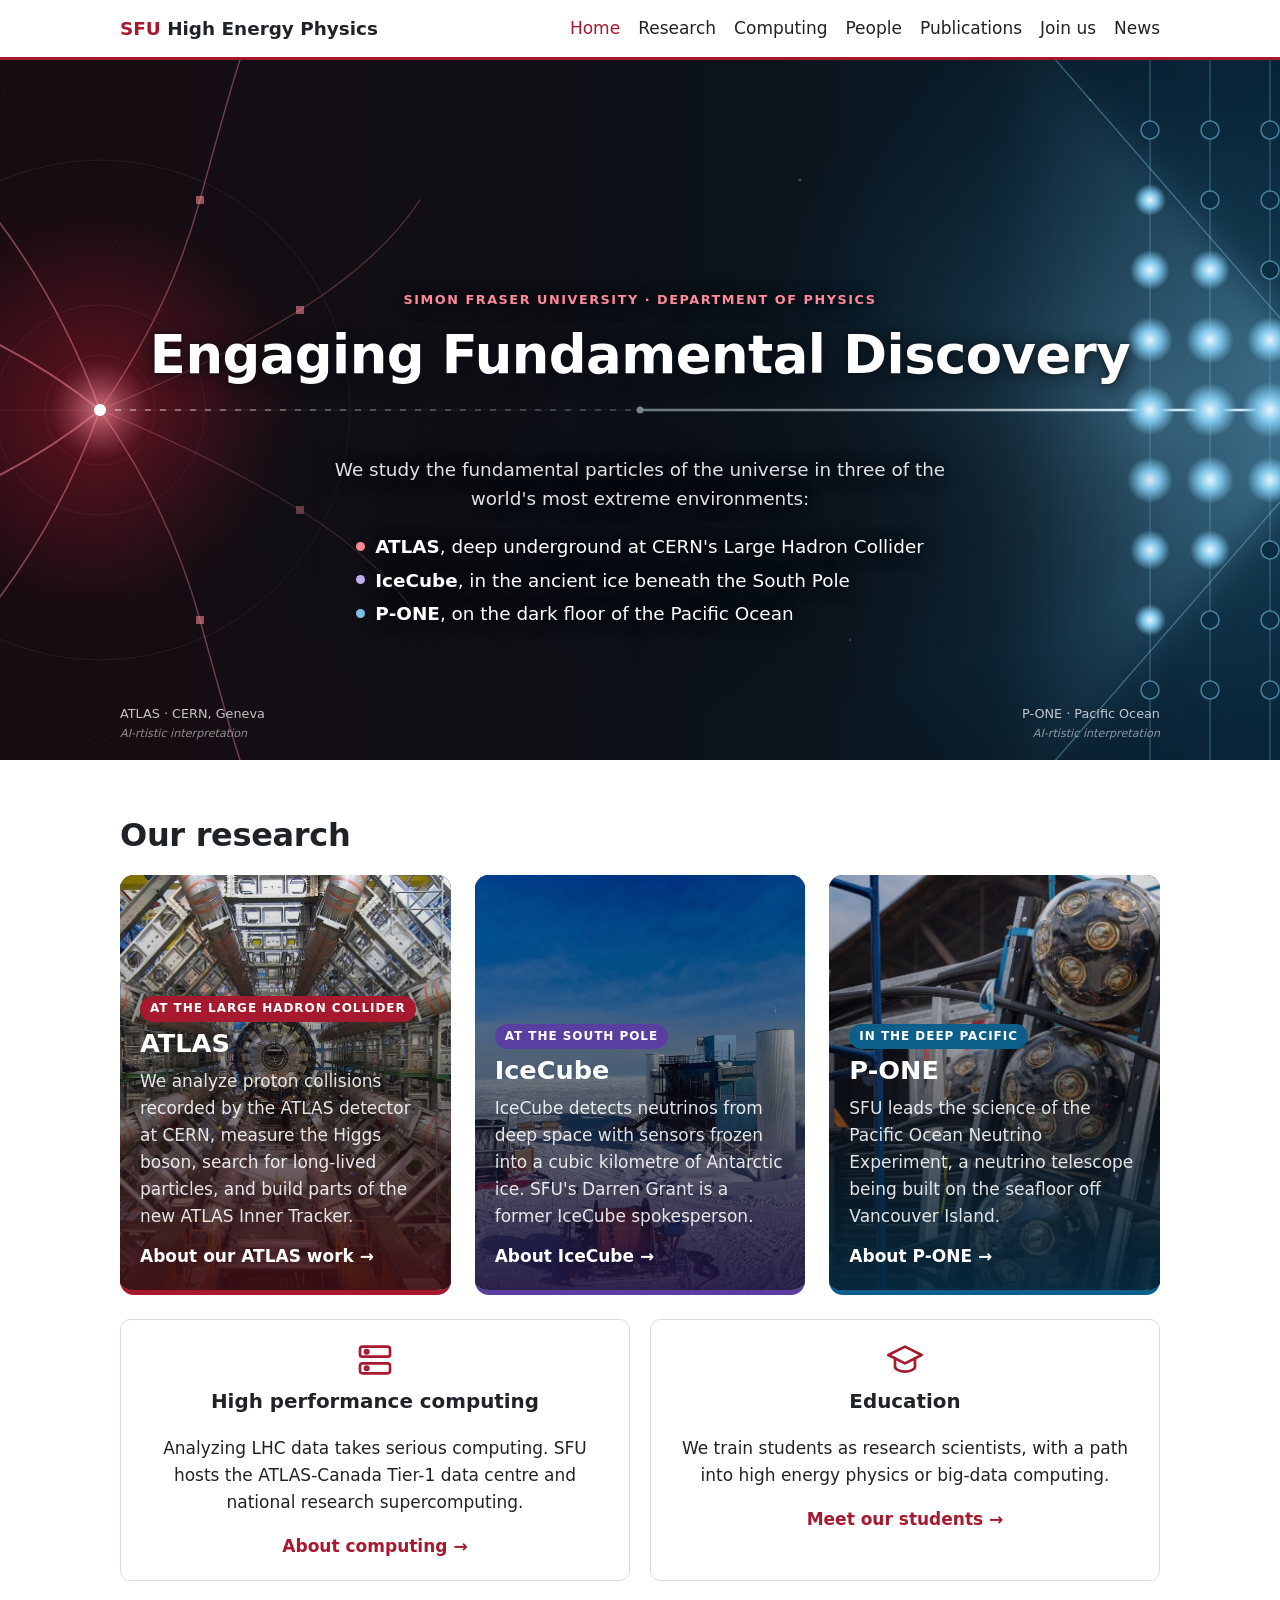
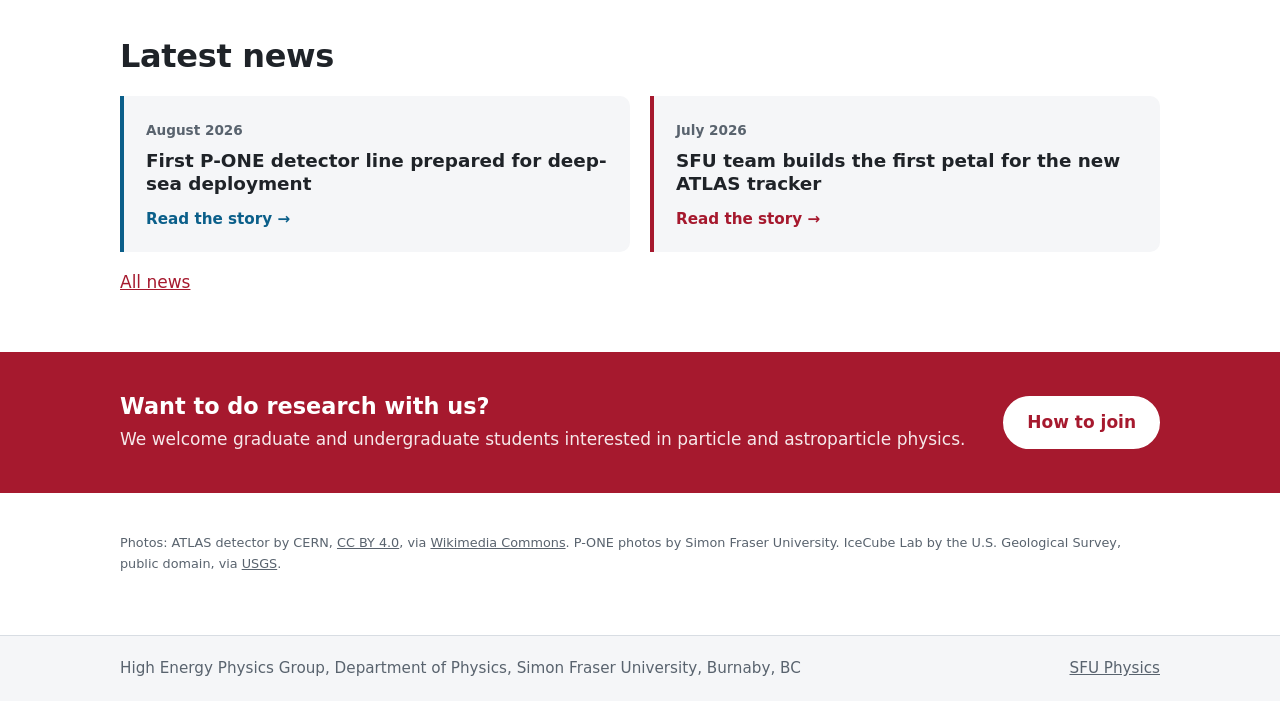
<file: index.html>
<!doctype html>
<html lang="en">
<head>
  <meta charset="utf-8">
  <meta name="viewport" content="width=device-width, initial-scale=1">
  <title>Home | SFU High Energy Physics</title>
  <link rel="stylesheet" href="css/style.css">
</head>
<body>
  <!-- HEADER: the same block is on every page. If you change it, change it on all pages. -->
  <header class="site-header">
    <div class="wrap">
      <a class="brand" href="index.html"><span>SFU</span> High Energy Physics</a>
      <nav class="site-nav" aria-label="Main">
        <ul>
        <li><a href="index.html" aria-current="page">Home</a></li>
        <li><a href="research.html">Research</a></li>
        <li><a href="computing.html">Computing</a></li>
        <li><a href="people.html">People</a></li>
        <li><a href="publications.html">Publications</a></li>
        <li><a href="join.html">Join us</a></li>
        <li><a href="news.html">News</a></li>
        </ul>
      </nav>
    </div>
  </header>
  <!-- END HEADER -->

  <!-- HERO: a drawn illustration (no photo) that links the two experiments. It is symmetrical about a straight line
       across the middle (y = 350): the left half is ATLAS (red), the right half is P-ONE (blue).
       The headline is centred; the two halves frame it.
       Left: a collision at x = 260, with particle tracks curving out through the detector layers, mirrored above and below the line.
       Middle: a neutral particle (dashed) travels along the line to the centre (x = 800), where it makes a charged particle.
       Right: that particle carries on along the line; its Cherenkov light forms a cone like a boat's wake, with the tip at the
       particle's current position (x = 1520) and a half-angle of about 49 degrees (the light itself leaves the track at about 41 degrees),
       lighting up optical modules on three mooring lines.
       The drawing is plain SVG in this file; colours match the site (red = ATLAS, blue = P-ONE). -->
  <section class="home-hero home-hero-art">
    <svg class="hero-art" viewBox="0 0 1600 700" preserveAspectRatio="xMidYMid slice" aria-hidden="true" focusable="false">
      <defs>
        <linearGradient id="art-bg" x1="0" y1="0" x2="1" y2="0">
          <stop offset="0" stop-color="#1c0a10"/>
          <stop offset="0.5" stop-color="#0d1117"/>
          <stop offset="1" stop-color="#05263b"/>
        </linearGradient>
        <radialGradient id="art-glow-red" cx="0.5" cy="0.5" r="0.5">
          <stop offset="0" stop-color="#ff8a9a" stop-opacity="0.8"/>
          <stop offset="0.25" stop-color="#a6192e" stop-opacity="0.4"/>
          <stop offset="1" stop-color="#a6192e" stop-opacity="0"/>
        </radialGradient>
        <radialGradient id="art-glow-blue" cx="0.5" cy="0.5" r="0.5">
          <stop offset="0" stop-color="#7cc4e8" stop-opacity="0.3"/>
          <stop offset="1" stop-color="#0b5f8a" stop-opacity="0"/>
        </radialGradient>
        <!-- fades all the way out at the cone's wide end, so there is no edge where the cone stops -->
        <linearGradient id="art-cone" x1="1" y1="0" x2="0" y2="0">
          <stop offset="0" stop-color="#7cc4e8" stop-opacity="0.5"/>
          <stop offset="0.45" stop-color="#7cc4e8" stop-opacity="0.18"/>
          <stop offset="1" stop-color="#7cc4e8" stop-opacity="0"/>
        </linearGradient>
        <filter id="art-soft" x="-10%" y="-10%" width="120%" height="120%">
          <feGaussianBlur stdDeviation="18"/>
        </filter>
        <radialGradient id="art-module" cx="0.5" cy="0.5" r="0.5">
          <stop offset="0" stop-color="#e6f6ff"/>
          <stop offset="0.45" stop-color="#7cc4e8"/>
          <stop offset="1" stop-color="#7cc4e8" stop-opacity="0"/>
        </radialGradient>
      </defs>

      <!-- background: red on the left, night in the middle, ocean blue on the right -->
      <rect width="1600" height="700" fill="url(#art-bg)"/>
      <circle cx="1320" cy="350" r="420" fill="url(#art-glow-blue)"/>

      <!-- the line everything sits on, straight across the banner -->
      <line x1="0" y1="350" x2="1600" y2="350" stroke="#ffffff" stroke-opacity="0.1" stroke-width="1"/>

      <!-- ===== ATLAS (left): detector layers around the collision point (group shifted left to frame the centred text) ===== -->
      <g transform="translate(-140 0)">
      <g fill="none" stroke="#ffffff" stroke-opacity="0.07">
        <circle cx="400" cy="350" r="55"/>
        <circle cx="400" cy="350" r="105"/>
        <circle cx="400" cy="350" r="170" stroke-dasharray="2 10"/>
        <circle cx="400" cy="350" r="250"/>
        <circle cx="400" cy="350" r="330" stroke-dasharray="2 14"/>
      </g>
      <circle cx="400" cy="350" r="200" fill="url(#art-glow-red)"/>

      <!-- charged particle tracks, curving in the magnetic field; each one has a mirror image below the line -->
      <g fill="none" stroke="#ff8a9a" stroke-linecap="round">
        <path d="M400 350 Q 300 270 180 240 T -60 250" stroke-opacity="0.5" stroke-width="2"/>
        <path d="M400 350 Q 300 430 180 460 T -60 450" stroke-opacity="0.5" stroke-width="2"/>
        <path d="M400 350 Q 360 240 290 150 T 140 0" stroke-opacity="0.45" stroke-width="1.6"/>
        <path d="M400 350 Q 360 460 290 550 T 140 700" stroke-opacity="0.45" stroke-width="1.6"/>
        <path d="M400 350 Q 470 250 500 140 T 540 0" stroke-opacity="0.4" stroke-width="1.4"/>
        <path d="M400 350 Q 470 450 500 560 T 540 700" stroke-opacity="0.4" stroke-width="1.4"/>
        <path d="M400 350 Q 520 300 600 250 T 720 140" stroke-opacity="0.3" stroke-width="1.2"/>
        <path d="M400 350 Q 520 400 600 450 T 720 560" stroke-opacity="0.3" stroke-width="1.2"/>
      </g>
      <!-- energy deposits where tracks cross the outer layer (mirrored) -->
      <g fill="#ff8a9a" fill-opacity="0.55">
        <rect x="175" y="235" width="10" height="10"/><rect x="175" y="455" width="10" height="10"/>
        <rect x="286" y="146" width="9" height="9"/><rect x="286" y="545" width="9" height="9"/>
        <rect x="496" y="136" width="8" height="8"/><rect x="496" y="556" width="8" height="8"/>
        <rect x="596" y="246" width="8" height="8"/><rect x="596" y="446" width="8" height="8"/>
      </g>
      <circle cx="400" cy="350" r="6" fill="#ffffff"/>
      </g>

      <!-- ===== the crossover: a neutral particle (invisible, so dashed) runs straight to the centre ===== -->
      <path d="M260 350 L 800 350" stroke="#ffffff" stroke-opacity="0.5" stroke-width="1.6" stroke-dasharray="6 9"/>
      <circle cx="800" cy="350" r="3.5" fill="#e6f6ff"/>

      <!-- ===== P-ONE (right): the charged particle and its Cherenkov cone (group shifted right to frame the centred text) ===== -->
      <g transform="translate(120 0)">
      <polygon points="1400,350 1040,-64 1040,764" fill="url(#art-cone)" filter="url(#art-soft)"/>
      <g stroke="#7cc4e8" stroke-opacity="0.45" stroke-width="1.2">
        <line x1="1400" y1="350" x2="1040" y2="-64"/>
        <line x1="1400" y1="350" x2="1040" y2="764"/>
      </g>
      <path d="M680 350 L 1400 350" stroke="#e6f6ff" stroke-opacity="0.9" stroke-width="2.4" stroke-linecap="round"/>
      <circle cx="1400" cy="350" r="5" fill="#e6f6ff"/>

      <!-- mooring lines with optical modules, every 70 units; the ones inside the cone are lit -->
      <g stroke="#7cc4e8" stroke-opacity="0.28" stroke-width="1.5">
        <line x1="1190" y1="0" x2="1190" y2="700"/>
        <line x1="1250" y1="0" x2="1250" y2="700"/>
        <line x1="1310" y1="0" x2="1310" y2="700"/>
      </g>
      <g fill="#0b2d42" stroke="#7cc4e8" stroke-opacity="0.55" stroke-width="1.5">
        <circle cx="1190" cy="70" r="9"/><circle cx="1190" cy="630" r="9"/>
        <circle cx="1250" cy="70" r="9"/><circle cx="1250" cy="140" r="9"/><circle cx="1250" cy="560" r="9"/><circle cx="1250" cy="630" r="9"/>
        <circle cx="1310" cy="70" r="9"/><circle cx="1310" cy="140" r="9"/><circle cx="1310" cy="210" r="9"/><circle cx="1310" cy="490" r="9"/><circle cx="1310" cy="560" r="9"/><circle cx="1310" cy="630" r="9"/>
      </g>
      <g class="hero-art-lit">
        <circle cx="1190" cy="140" r="16" fill="url(#art-module)"/>
        <circle cx="1190" cy="210" r="20" fill="url(#art-module)"/>
        <circle cx="1190" cy="280" r="23" fill="url(#art-module)"/>
        <circle cx="1190" cy="350" r="25" fill="url(#art-module)"/>
        <circle cx="1190" cy="420" r="23" fill="url(#art-module)"/>
        <circle cx="1190" cy="490" r="20" fill="url(#art-module)"/>
        <circle cx="1190" cy="560" r="16" fill="url(#art-module)"/>
        <circle cx="1250" cy="210" r="20" fill="url(#art-module)"/>
        <circle cx="1250" cy="280" r="24" fill="url(#art-module)"/>
        <circle cx="1250" cy="350" r="27" fill="url(#art-module)"/>
        <circle cx="1250" cy="420" r="24" fill="url(#art-module)"/>
        <circle cx="1250" cy="490" r="20" fill="url(#art-module)"/>
        <circle cx="1310" cy="280" r="23" fill="url(#art-module)"/>
        <circle cx="1310" cy="350" r="28" fill="url(#art-module)"/>
        <circle cx="1310" cy="420" r="23" fill="url(#art-module)"/>
      </g>
      </g>

      <!-- a little drifting dust in the water -->
      <g fill="#7cc4e8" fill-opacity="0.35">
        <circle cx="960" cy="120" r="1.6"/><circle cx="1010" cy="580" r="1.4"/><circle cx="1250" cy="40" r="1.2"/>
        <circle cx="1460" cy="610" r="1.6"/><circle cx="1540" cy="120" r="1.3"/><circle cx="1480" cy="300" r="1.2"/>
      </g>
    </svg>
    <div class="wrap home-hero-text">
      <div class="hero-above">
        <p class="eyebrow">Simon Fraser University · Department of Physics</p>
        <h1>Engaging Fundamental Discovery</h1>
      </div>
      <div class="hero-below">
        <p class="lead">We study the fundamental particles of the universe in three of the world's most extreme environments:</p>
        <!-- One line per experiment; the dot takes the experiment's colour (red ATLAS, purple IceCube, blue P-ONE). -->
        <ul class="hero-places">
          <li class="place-atlas"><strong>ATLAS</strong>, deep underground at CERN's Large Hadron Collider</li>
          <li class="place-ice"><strong>IceCube</strong>, in the ancient ice beneath the South Pole</li>
          <li class="place-pone"><strong>P&#8209;ONE</strong>, on the dark floor of the Pacific Ocean</li>
        </ul>
      </div>
    </div>
    <div class="wrap home-hero-labels" aria-hidden="true">
      <span>ATLAS · CERN, Geneva<small>AI-rtistic interpretation</small></span>
      <span>P-ONE · Pacific Ocean<small>AI-rtistic interpretation</small></span>
    </div>
  </section>

  <main class="home">

    <div class="wrap">
      <h2 class="section-title">Our research</h2>
      <div class="feature-grid feature-grid-3">
        <a class="feature feature-atlas" href="research.html#atlas">
          <img src="images/atlas-detector.jpg" alt="">
          <div class="feature-text">
            <span class="tag">At the Large Hadron Collider</span>
            <h3>ATLAS</h3>
            <p>We analyze proton collisions recorded by the ATLAS detector at CERN, measure the Higgs boson, search for long-lived particles, and build parts of the new ATLAS Inner Tracker.</p>
            <span class="more">About our ATLAS work →</span>
          </div>
        </a>
        <a class="feature feature-ice" href="research.html#icecube">
          <img src="images/icecube-lab.jpg" alt="">
          <div class="feature-text">
            <span class="tag">At the South Pole</span>
            <h3>IceCube</h3>
            <p>IceCube detects neutrinos from deep space with sensors frozen into a cubic kilometre of Antarctic ice. SFU's Darren Grant is a former IceCube spokesperson.</p>
            <span class="more">About IceCube →</span>
          </div>
        </a>
        <a class="feature feature-pone" href="research.html#p-one">
          <img src="images/p-one-modules.jpg" alt="">
          <div class="feature-text">
            <span class="tag">In the deep Pacific</span>
            <h3>P-ONE</h3>
            <p>SFU leads the science of the Pacific Ocean Neutrino Experiment, a neutrino telescope being built on the seafloor off Vancouver Island.</p>
            <span class="more">About P-ONE →</span>
          </div>
        </a>
      </div>

      <div class="cards">
        <a class="card card-link" href="computing.html">
          <svg class="icon" viewBox="0 0 24 24" aria-hidden="true"><rect x="3" y="4" width="18" height="6" rx="1.5"/><rect x="3" y="14" width="18" height="6" rx="1.5"/><circle cx="7" cy="7" r="1"/><circle cx="7" cy="17" r="1"/></svg>
          <h3>High performance computing</h3>
          <p>Analyzing LHC data takes serious computing. SFU hosts the ATLAS-Canada Tier-1 data centre and national research supercomputing.</p>
          <span class="more">About computing →</span>
        </a>
        <a class="card card-link" href="people.html#students">
          <svg class="icon" viewBox="0 0 24 24" aria-hidden="true"><path d="M2 9l10-5 10 5-10 5z"/><path d="M6 11v5c0 1.5 3 3 6 3s6-1.5 6-3v-5"/></svg>
          <h3>Education</h3>
          <p>We train students as research scientists, with a path into high energy physics or big-data computing.</p>
          <span class="more">Meet our students →</span>
        </a>
      </div>

      <h2 class="section-title">Latest news</h2>
      <!-- Keep the two newest items from news.html here. -->
      <div class="news-grid">
        <a class="news-card news-card-pone" href="https://www.sfu.ca/physics/news-events/news/2026/neutrino-telescope.html">
          <span class="date">August 2026</span>
          <h3>First P-ONE detector line prepared for deep-sea deployment</h3>
          <span class="more">Read the story →</span>
        </a>
        <a class="news-card" href="https://educationnewscanada.com/article/education/level/university/1/1209546/searching-for-the-next-higgs-boson-sfu-team-drives-global-effort-to-boost-science-experiment-at-large-hadron-collider.html">
          <span class="date">July 2026</span>
          <h3>SFU team builds the first petal for the new ATLAS tracker</h3>
          <span class="more">Read the story →</span>
        </a>
      </div>
      <p><a href="news.html">All news</a></p>
    </div>

    <section class="cta">
      <div class="wrap">
        <div>
          <h2>Want to do research with us?</h2>
          <p>We welcome graduate and undergraduate students interested in particle and astroparticle physics.</p>
        </div>
        <a class="button button-light" href="join.html">How to join</a>
      </div>
    </section>

    <div class="wrap">
      <p class="credits">Photos: ATLAS detector by CERN, <a href="https://creativecommons.org/licenses/by/4.0/">CC BY 4.0</a>, via <a href="https://commons.wikimedia.org/wiki/File:ATLAS.jpg">Wikimedia Commons</a>. P-ONE photos by Simon Fraser University. IceCube Lab by the U.S. Geological Survey, public domain, via <a href="https://www.usgs.gov/media/images/icecube-lab-south-pole">USGS</a>.</p>
    </div>
  </main>

  <!-- FOOTER: the same block is on every page. -->
  <footer class="site-footer">
    <div class="wrap">
      <span>High Energy Physics Group, Department of Physics, Simon Fraser University, Burnaby, BC</span>
      <span><a href="https://www.sfu.ca/physics.html">SFU Physics</a></span>
    </div>
  </footer>
  <!-- END FOOTER -->
</body>
</html>
</file>
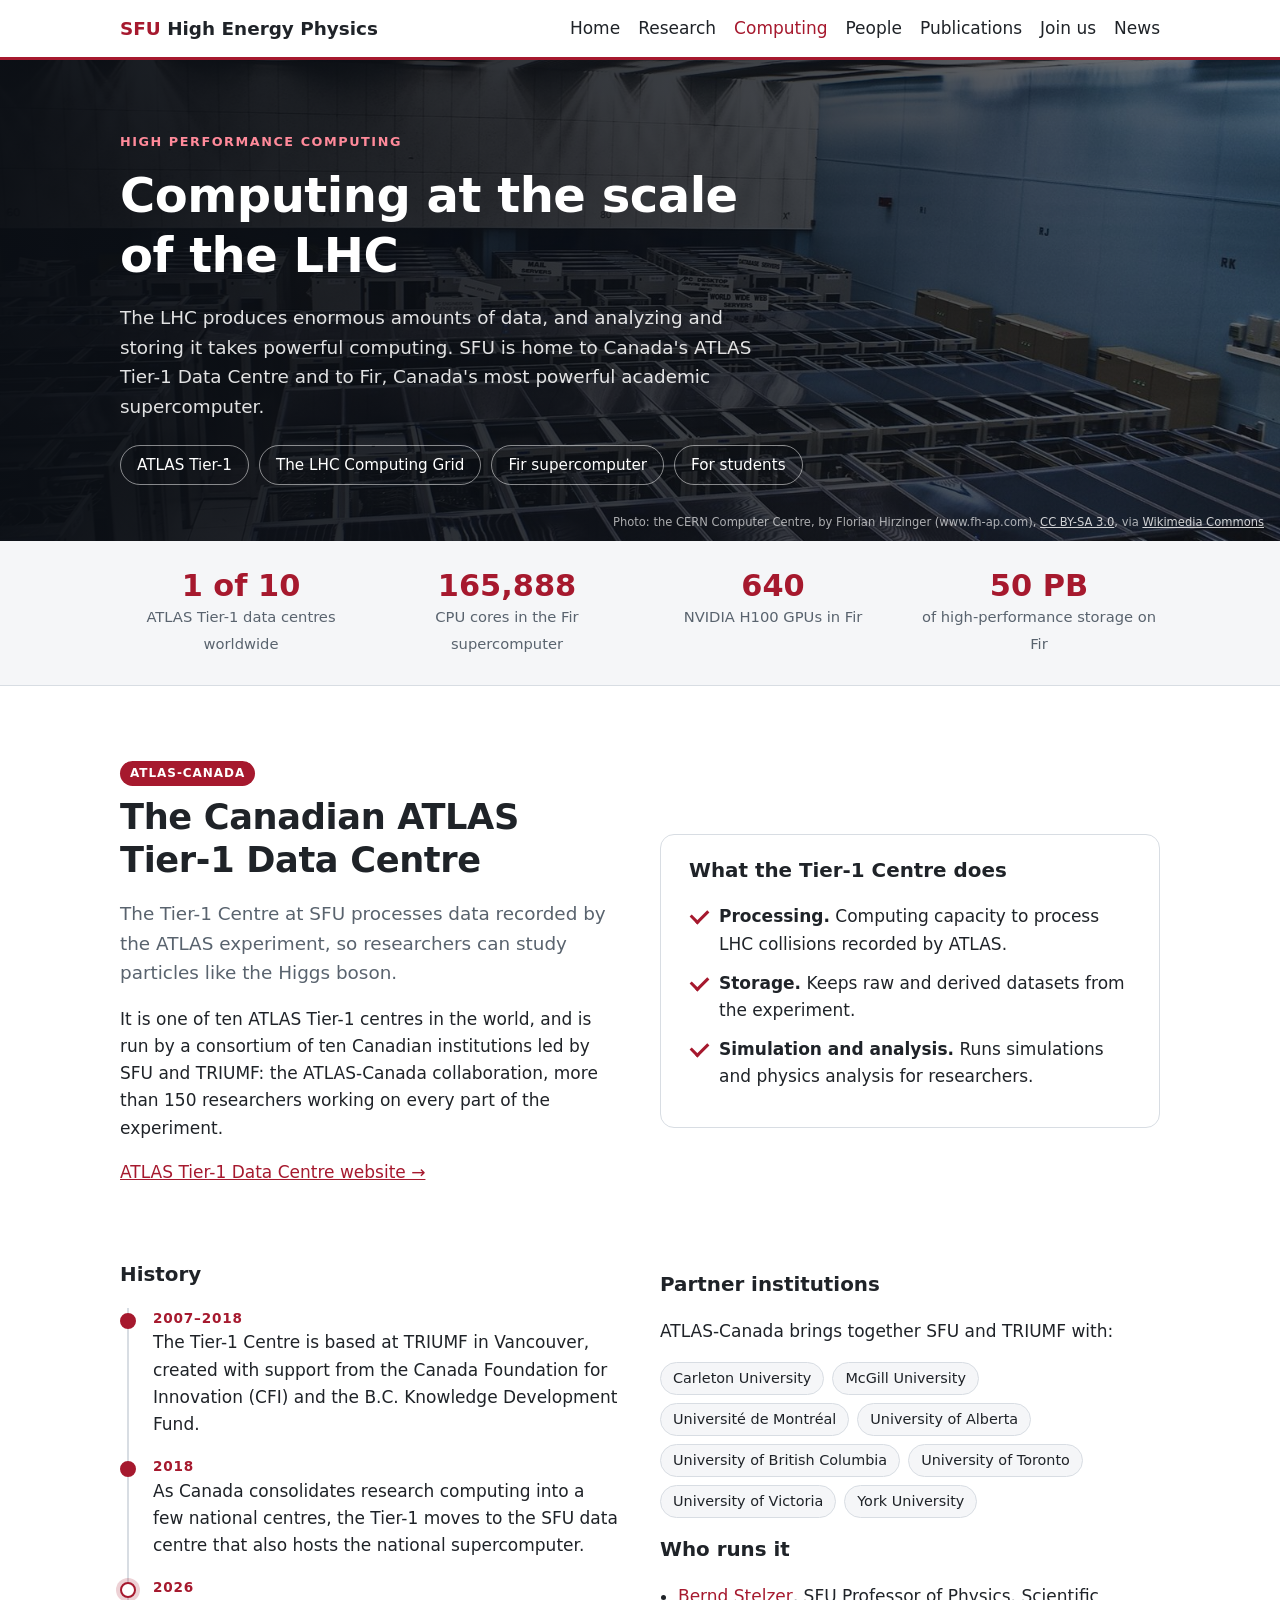
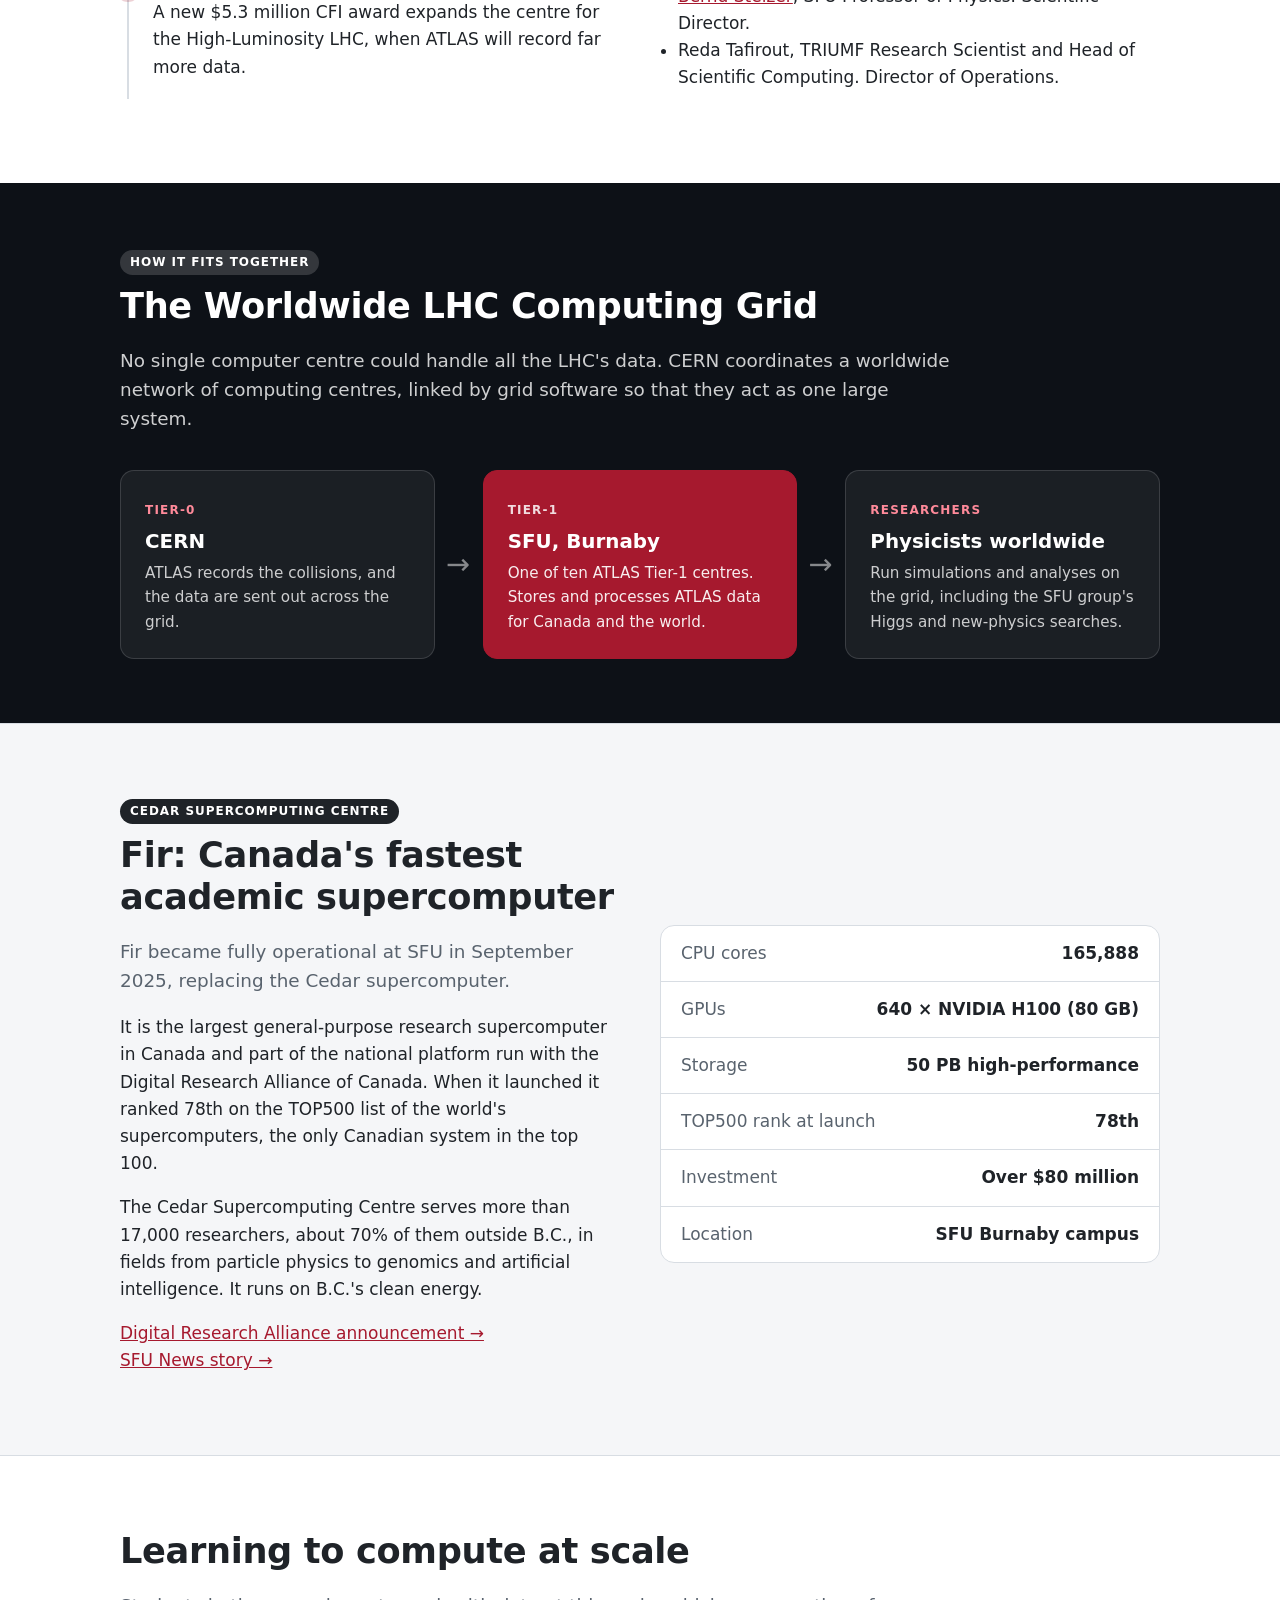
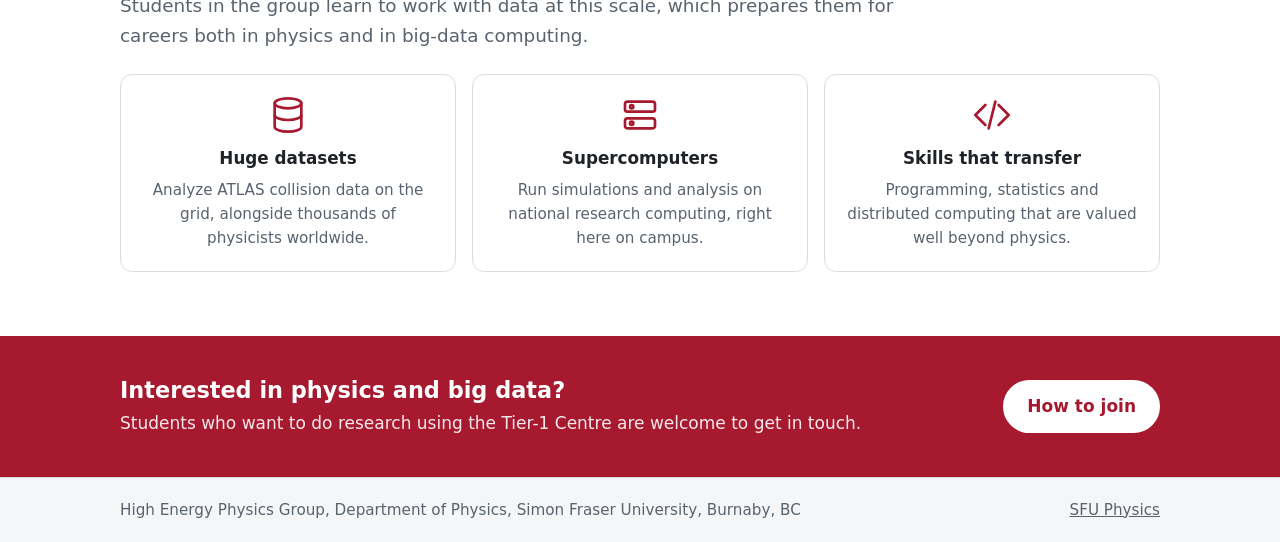
<file: computing.html>
<!doctype html>
<html lang="en">
<head>
  <meta charset="utf-8">
  <meta name="viewport" content="width=device-width, initial-scale=1">
  <title>Computing | SFU High Energy Physics</title>
  <link rel="stylesheet" href="css/style.css">
</head>
<body>
  <!-- HEADER: the same block is on every page. If you change it, change it on all pages. -->
  <header class="site-header">
    <div class="wrap">
      <a class="brand" href="index.html"><span>SFU</span> High Energy Physics</a>
      <nav class="site-nav" aria-label="Main">
        <ul>
        <li><a href="index.html">Home</a></li>
        <li><a href="research.html">Research</a></li>
        <li><a href="computing.html" aria-current="page">Computing</a></li>
        <li><a href="people.html">People</a></li>
        <li><a href="publications.html">Publications</a></li>
        <li><a href="join.html">Join us</a></li>
        <li><a href="news.html">News</a></li>
        </ul>
      </nav>
    </div>
  </header>
  <!-- END HEADER -->

  <!-- PAGE HERO: see research.html for how this block works. -->
  <section class="page-hero">
    <img class="page-hero-bg" src="images/cern-computer-centre.jpg" alt="">
    <div class="wrap page-hero-text">
      <p class="eyebrow">High performance computing</p>
      <h1>Computing at the scale of the LHC</h1>
      <p class="lead">The LHC produces enormous amounts of data, and analyzing and storing it takes powerful computing. SFU is home to Canada's ATLAS Tier-1 Data Centre and to Fir, Canada's most powerful academic supercomputer.</p>
      <nav class="jump-links" aria-label="On this page">
        <a href="#tier-1">ATLAS Tier-1</a>
        <a href="#grid">The LHC Computing Grid</a>
        <a href="#fir">Fir supercomputer</a>
        <a href="#students">For students</a>
      </nav>
    </div>
    <p class="hero-credit">Photo: the CERN Computer Centre, by Florian Hirzinger (www.fh-ap.com), <a href="https://creativecommons.org/licenses/by-sa/3.0/">CC BY-SA 3.0</a>, via <a href="https://commons.wikimedia.org/wiki/File:CERN_Server_02.jpg">Wikimedia Commons</a></p>
  </section>

  <main class="research">
    <!-- FACTS: sources are the SFU Tier-1 page and the Digital Research Alliance Fir announcement (both linked below). Update if they change. -->
    <section class="facts">
      <div class="wrap">
        <div class="fact"><strong>1 of 10</strong><span>ATLAS Tier-1 data centres worldwide</span></div>
        <div class="fact"><strong>165,888</strong><span>CPU cores in the Fir supercomputer</span></div>
        <div class="fact"><strong>640</strong><span>NVIDIA H100 GPUs in Fir</span></div>
        <div class="fact"><strong>50 PB</strong><span>of high-performance storage on Fir</span></div>
      </div>
    </section>

    <!-- ===== TIER-1 ===== -->
    <section id="tier-1" class="research-section">
      <div class="wrap">
        <div class="split">
          <div>
            <span class="tag">ATLAS-Canada</span>
            <h2 class="section-title">The Canadian ATLAS Tier-1 Data Centre</h2>
            <p class="lead">The Tier-1 Centre at SFU processes data recorded by the ATLAS experiment, so researchers can study particles like the Higgs boson.</p>
            <p>It is one of ten ATLAS Tier-1 centres in the world, and is run by a consortium of ten Canadian institutions led by SFU and TRIUMF: the ATLAS-Canada collaboration, more than 150 researchers working on every part of the experiment.</p>
            <p><a href="https://www.sfu.ca/physics/atlas-t1.html">ATLAS Tier-1 Data Centre website →</a></p>
          </div>
          <div class="provides">
            <h3>What the Tier-1 Centre does</h3>
            <ul class="check-list">
              <li><strong>Processing.</strong> Computing capacity to process LHC collisions recorded by ATLAS.</li>
              <li><strong>Storage.</strong> Keeps raw and derived datasets from the experiment.</li>
              <li><strong>Simulation and analysis.</strong> Runs simulations and physics analysis for researchers.</li>
            </ul>
          </div>
        </div>

        <div class="split">
          <div>
            <h3>History</h3>
            <!-- Timeline: add a <li> for each milestone. class="done" for past steps, class="now" for what is happening now. -->
            <ol class="timeline timeline-red">
              <li class="done"><span class="when">2007–2018</span>The Tier-1 Centre is based at TRIUMF in Vancouver, created with support from the Canada Foundation for Innovation (CFI) and the B.C. Knowledge Development Fund.</li>
              <li class="done"><span class="when">2018</span>As Canada consolidates research computing into a few national centres, the Tier-1 moves to the SFU data centre that also hosts the national supercomputer.</li>
              <li class="now"><span class="when">2026</span>A new $5.3 million CFI award expands the centre for the High-Luminosity LHC, when ATLAS will record far more data.</li>
            </ol>
          </div>
          <div>
            <h3>Partner institutions</h3>
            <p>ATLAS-Canada brings together SFU and TRIUMF with:</p>
            <ul class="pill-list">
              <li>Carleton University</li>
              <li>McGill University</li>
              <li>Université de Montréal</li>
              <li>University of Alberta</li>
              <li>University of British Columbia</li>
              <li>University of Toronto</li>
              <li>University of Victoria</li>
              <li>York University</li>
            </ul>
            <h3>Who runs it</h3>
            <ul class="contact-list">
              <li><a href="people.html">Bernd Stelzer</a>, SFU Professor of Physics. Scientific Director.</li>
              <li>Reda Tafirout, TRIUMF Research Scientist and Head of Scientific Computing. Director of Operations.</li>
            </ul>
          </div>
        </div>
      </div>
    </section>

    <!-- ===== GRID ===== -->
    <section id="grid" class="research-section section-dark">
      <div class="wrap">
        <span class="tag tag-neutral">How it fits together</span>
        <h2 class="section-title">The Worldwide LHC Computing Grid</h2>
        <p class="lead">No single computer centre could handle all the LHC's data. CERN coordinates a worldwide network of computing centres, linked by grid software so that they act as one large system.</p>

        <!-- Data flow, left to right (top to bottom on phones). Each <li> is one step; the arrows are drawn by the stylesheet. -->
        <ol class="tiers">
          <li class="tier">
            <span class="tier-label">Tier-0</span>
            <h3>CERN</h3>
            <p>ATLAS records the collisions, and the data are sent out across the grid.</p>
          </li>
          <li class="tier tier-sfu">
            <span class="tier-label">Tier-1</span>
            <h3>SFU, Burnaby</h3>
            <p>One of ten ATLAS Tier-1 centres. Stores and processes ATLAS data for Canada and the world.</p>
          </li>
          <li class="tier">
            <span class="tier-label">Researchers</span>
            <h3>Physicists worldwide</h3>
            <p>Run simulations and analyses on the grid, including the SFU group's Higgs and new-physics searches.</p>
          </li>
        </ol>
      </div>
    </section>

    <!-- ===== FIR ===== -->
    <section id="fir" class="research-section section-alt">
      <div class="wrap">
        <div class="split">
          <div>
            <span class="tag tag-neutral">Cedar Supercomputing Centre</span>
            <h2 class="section-title">Fir: Canada's fastest academic supercomputer</h2>
            <p class="lead">Fir became fully operational at SFU in September 2025, replacing the Cedar supercomputer.</p>
            <p>It is the largest general-purpose research supercomputer in Canada and part of the national platform run with the Digital Research Alliance of Canada. When it launched it ranked 78th on the TOP500 list of the world's supercomputers, the only Canadian system in the top 100.</p>
            <p>The Cedar Supercomputing Centre serves more than 17,000 researchers, about 70% of them outside B.C., in fields from particle physics to genomics and artificial intelligence. It runs on B.C.'s clean energy.</p>
            <p><a href="https://alliancecan.ca/en/latest/news/supercomputer-fir-now-fully-operational">Digital Research Alliance announcement →</a><br>
               <a href="https://www.sfu.ca/sfunews/stories/2025/09/canada-s-fastest-academic-supercomputer-is-now-online-at-sfu-aft.html">SFU News story →</a></p>
          </div>
          <dl class="spec-sheet">
            <div><dt>CPU cores</dt><dd>165,888</dd></div>
            <div><dt>GPUs</dt><dd>640 × NVIDIA H100 (80 GB)</dd></div>
            <div><dt>Storage</dt><dd>50 PB high-performance</dd></div>
            <div><dt>TOP500 rank at launch</dt><dd>78th</dd></div>
            <div><dt>Investment</dt><dd>Over $80 million</dd></div>
            <div><dt>Location</dt><dd>SFU Burnaby campus</dd></div>
          </dl>
        </div>
      </div>
    </section>

    <!-- ===== STUDENTS ===== -->
    <section id="students" class="research-section">
      <div class="wrap">
        <h2 class="section-title">Learning to compute at scale</h2>
        <p class="lead">Students in the group learn to work with data at this scale, which prepares them for careers both in physics and in big-data computing.</p>
        <div class="topic-grid">
          <div class="topic">
            <svg class="icon" viewBox="0 0 24 24" aria-hidden="true"><ellipse cx="12" cy="5" rx="8" ry="3"/><path d="M4 5v14c0 1.7 3.6 3 8 3s8-1.3 8-3V5"/><path d="M4 12c0 1.7 3.6 3 8 3s8-1.3 8-3"/></svg>
            <h4>Huge datasets</h4>
            <p>Analyze ATLAS collision data on the grid, alongside thousands of physicists worldwide.</p>
          </div>
          <div class="topic">
            <svg class="icon" viewBox="0 0 24 24" aria-hidden="true"><rect x="3" y="4" width="18" height="6" rx="1.5"/><rect x="3" y="14" width="18" height="6" rx="1.5"/><circle cx="7" cy="7" r="1"/><circle cx="7" cy="17" r="1"/></svg>
            <h4>Supercomputers</h4>
            <p>Run simulations and analysis on national research computing, right here on campus.</p>
          </div>
          <div class="topic">
            <svg class="icon" viewBox="0 0 24 24" aria-hidden="true"><path d="M8 6l-6 6 6 6M16 6l6 6-6 6M14 4l-4 16"/></svg>
            <h4>Skills that transfer</h4>
            <p>Programming, statistics and distributed computing that are valued well beyond physics.</p>
          </div>
        </div>
      </div>
    </section>

    <section class="cta">
      <div class="wrap">
        <div>
          <h2>Interested in physics and big data?</h2>
          <p>Students who want to do research using the Tier-1 Centre are welcome to get in touch.</p>
        </div>
        <a class="button button-light" href="join.html">How to join</a>
      </div>
    </section>
  </main>

  <!-- FOOTER: the same block is on every page. -->
  <footer class="site-footer">
    <div class="wrap">
      <span>High Energy Physics Group, Department of Physics, Simon Fraser University, Burnaby, BC</span>
      <span><a href="https://www.sfu.ca/physics.html">SFU Physics</a></span>
    </div>
  </footer>
  <!-- END FOOTER -->
</body>
</html>
</file>
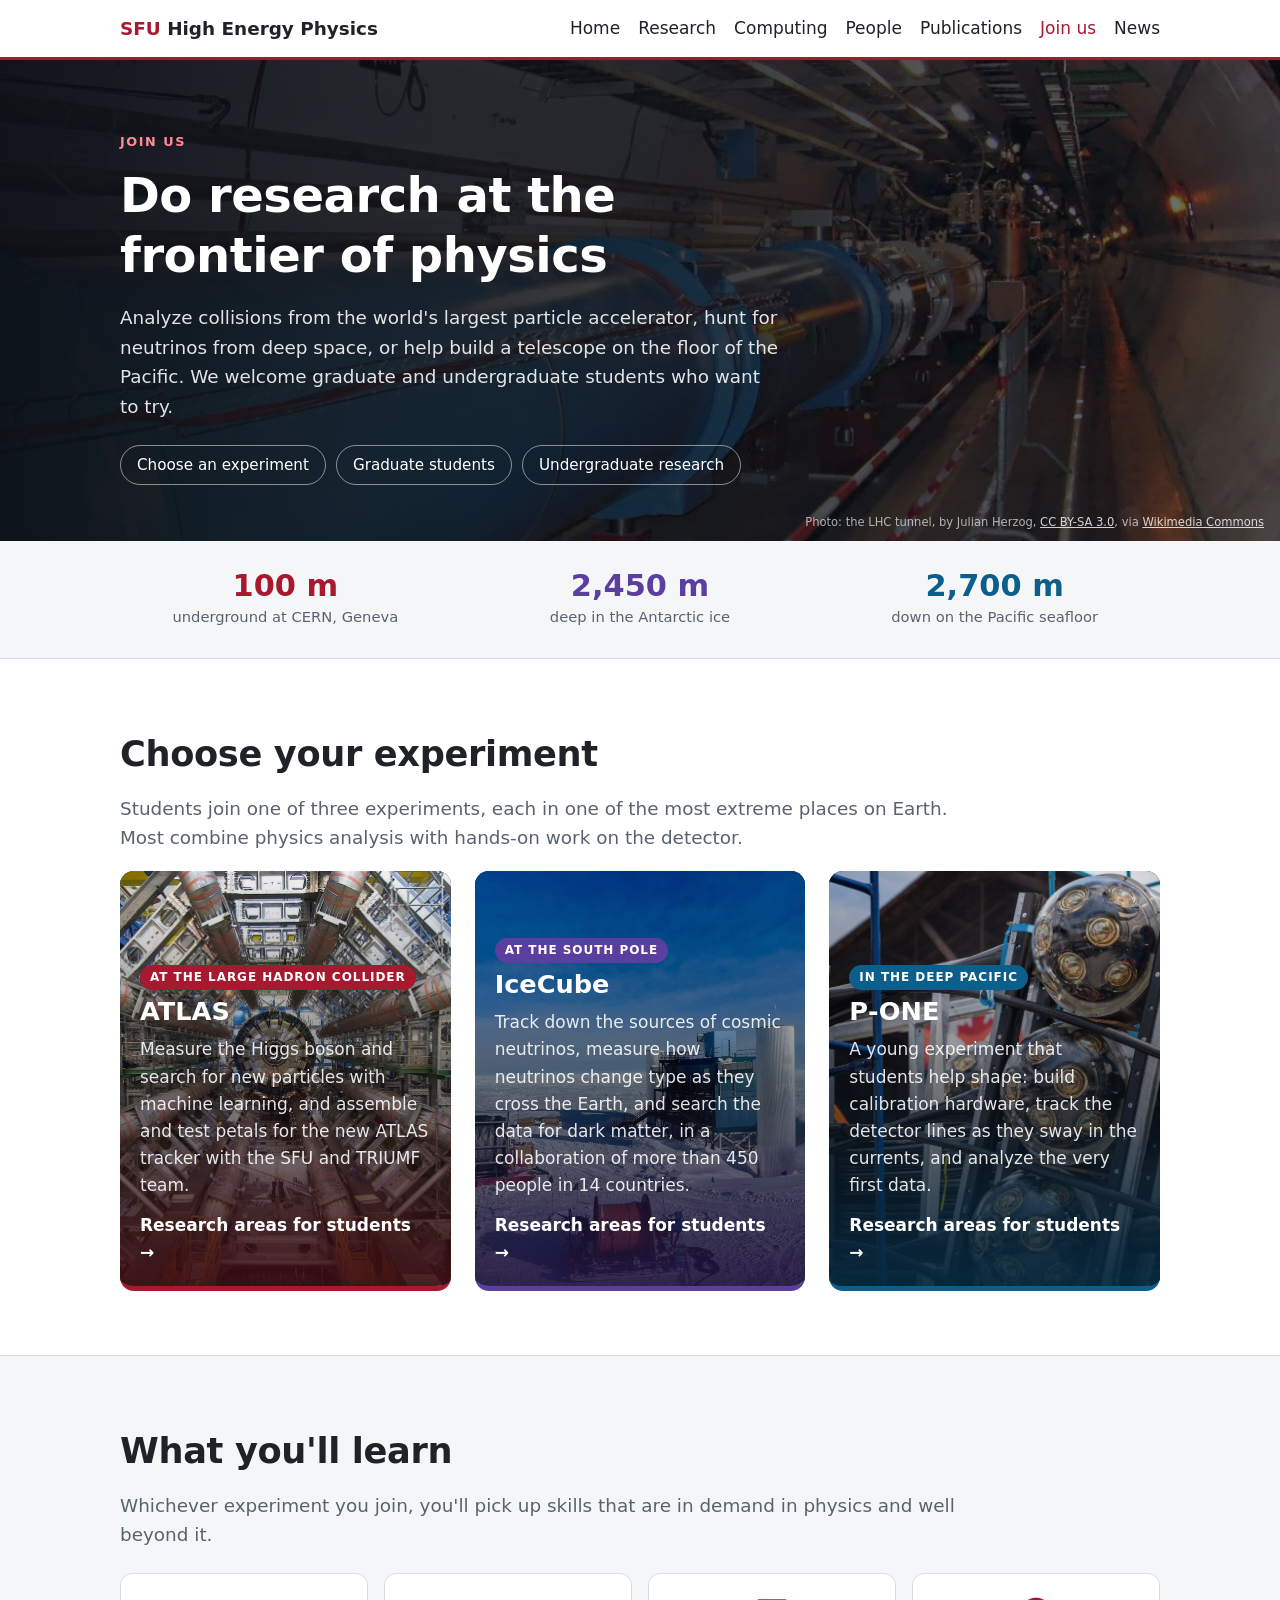
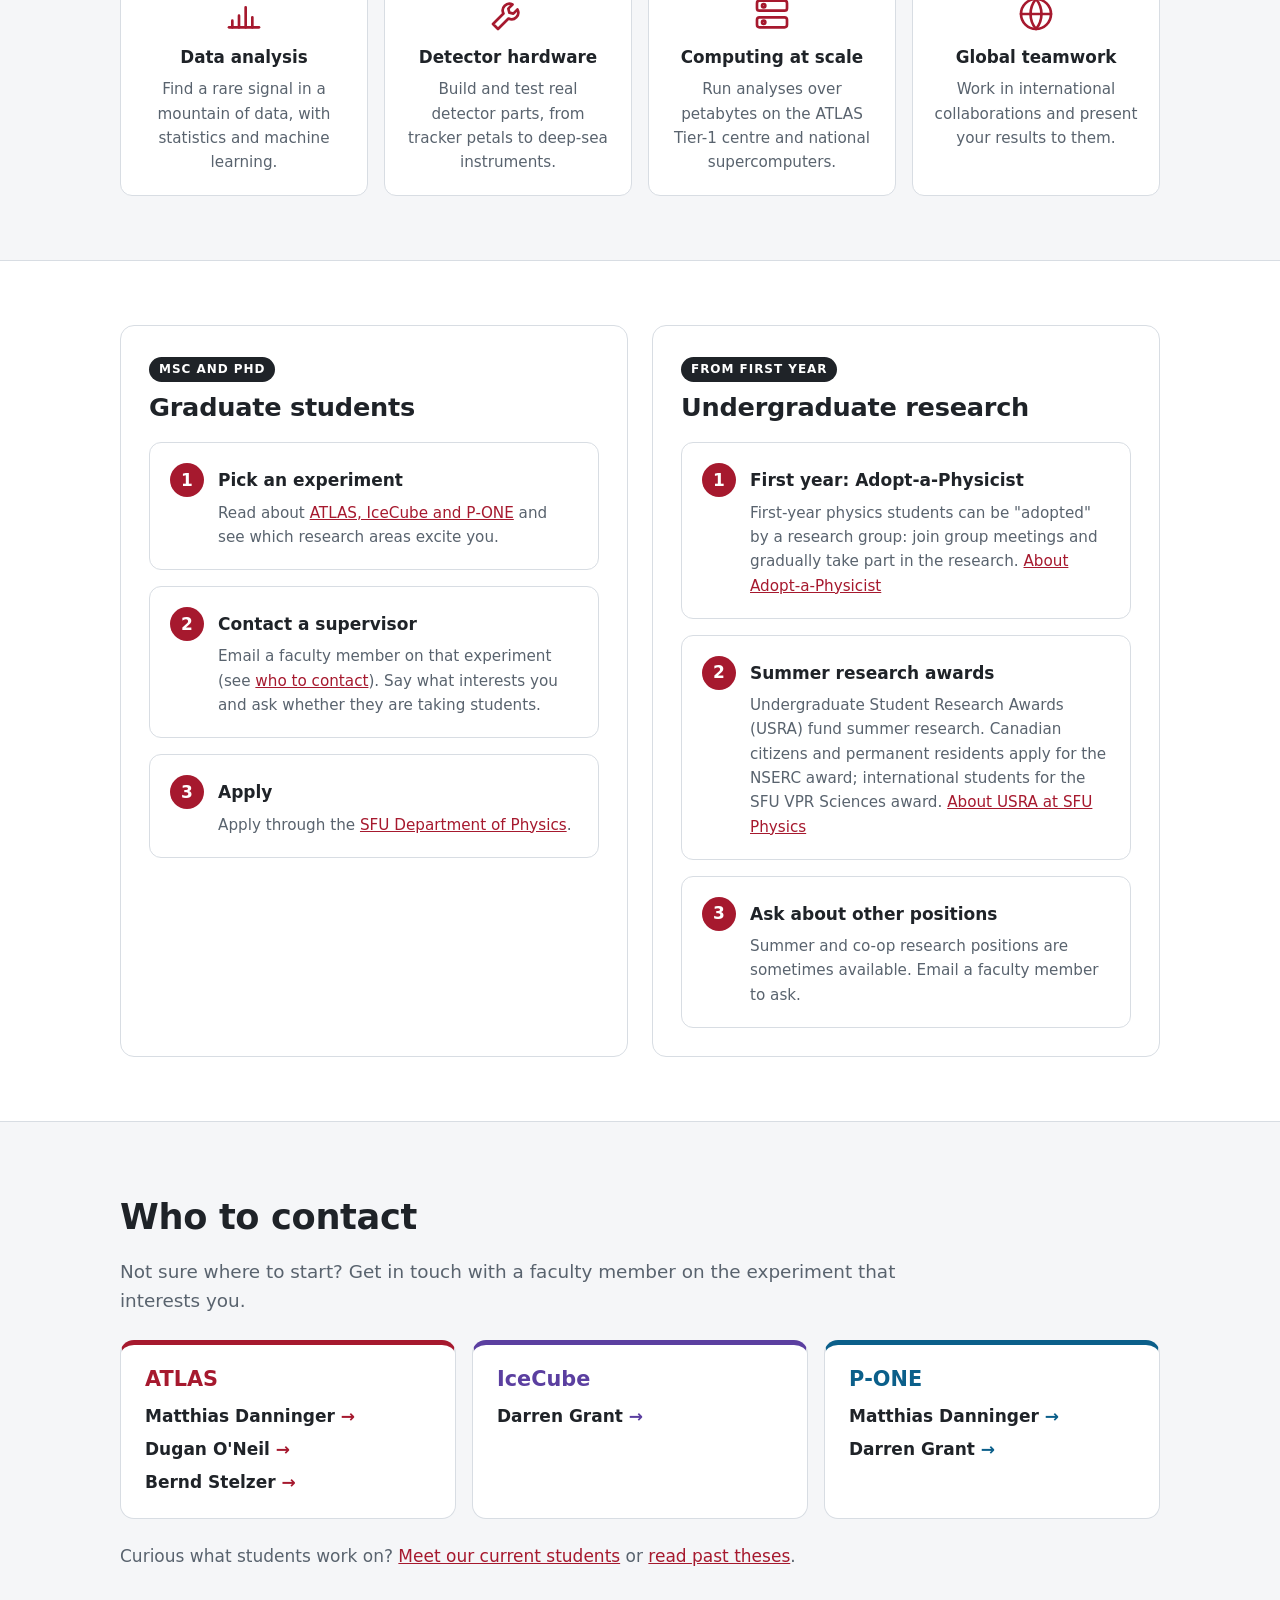
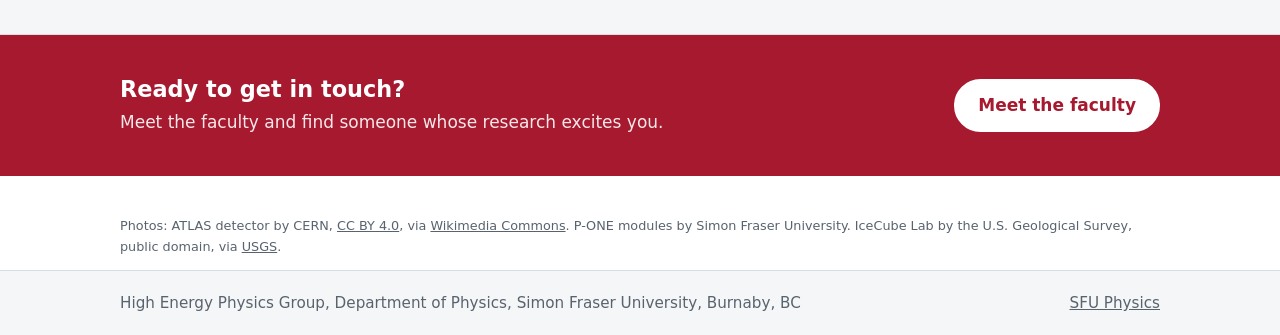
<file: join.html>
<!doctype html>
<html lang="en">
<head>
  <meta charset="utf-8">
  <meta name="viewport" content="width=device-width, initial-scale=1">
  <title>Join us | SFU High Energy Physics</title>
  <link rel="stylesheet" href="css/style.css">
</head>
<body>
  <!-- HEADER: the same block is on every page. If you change it, change it on all pages. -->
  <header class="site-header">
    <div class="wrap">
      <a class="brand" href="index.html"><span>SFU</span> High Energy Physics</a>
      <nav class="site-nav" aria-label="Main">
        <ul>
        <li><a href="index.html">Home</a></li>
        <li><a href="research.html">Research</a></li>
        <li><a href="computing.html">Computing</a></li>
        <li><a href="people.html">People</a></li>
        <li><a href="publications.html">Publications</a></li>
        <li><a href="join.html" aria-current="page">Join us</a></li>
        <li><a href="news.html">News</a></li>
        </ul>
      </nav>
    </div>
  </header>
  <!-- END HEADER -->

  <!-- PAGE HERO: see research.html for how this block works. -->
  <section class="page-hero">
    <img class="page-hero-bg" src="images/lhc-tunnel.jpg" alt="">
    <div class="wrap page-hero-text">
      <p class="eyebrow">Join us</p>
      <h1>Do research at the frontier of physics</h1>
      <p class="lead">Analyze collisions from the world's largest particle accelerator, hunt for neutrinos from deep space, or help build a telescope on the floor of the Pacific. We welcome graduate and undergraduate students who want to try.</p>
      <nav class="jump-links" aria-label="On this page">
        <a href="#experiments">Choose an experiment</a>
        <a href="#graduate">Graduate students</a>
        <a href="#undergraduate">Undergraduate research</a>
      </nav>
    </div>
    <p class="hero-credit">Photo: the LHC tunnel, by Julian Herzog, <a href="https://creativecommons.org/licenses/by-sa/3.0/">CC BY-SA 3.0</a>, via <a href="https://commons.wikimedia.org/wiki/File:CERN_LHC_Tunnel1.jpg">Wikimedia Commons</a></p>
  </section>

  <main class="research">
    <!-- Facts strip: how far each experiment is from the surface, one colour per experiment. Figures are from research.html. -->
    <section class="facts facts-places">
      <div class="wrap">
        <div class="fact fact-atlas"><strong>100 m</strong><span>underground at CERN, Geneva</span></div>
        <div class="fact fact-ice"><strong>2,450 m</strong><span>deep in the Antarctic ice</span></div>
        <div class="fact fact-pone"><strong>2,700 m</strong><span>down on the Pacific seafloor</span></div>
      </div>
    </section>

    <!-- Choose an experiment: the same photo cards as the home page, written for students. What each card lists comes from the
         "Open to students" boxes on research.html, which the links go to. Photo credits are at the bottom of the page. -->
    <section id="experiments" class="research-section">
      <div class="wrap">
        <h2 class="section-title">Choose your experiment</h2>
        <p class="lead">Students join one of three experiments, each in one of the most extreme places on Earth. Most combine physics analysis with hands-on work on the detector.</p>
        <div class="feature-grid feature-grid-3">
          <a class="feature feature-atlas" href="research.html#atlas">
            <img src="images/atlas-detector.jpg" alt="">
            <div class="feature-text">
              <span class="tag">At the Large Hadron Collider</span>
              <h3>ATLAS</h3>
              <p>Measure the Higgs boson and search for new particles with machine learning, and assemble and test petals for the new ATLAS tracker with the SFU and TRIUMF team.</p>
              <span class="more">Research areas for students →</span>
            </div>
          </a>
          <a class="feature feature-ice" href="research.html#icecube">
            <img src="images/icecube-lab.jpg" alt="">
            <div class="feature-text">
              <span class="tag">At the South Pole</span>
              <h3>IceCube</h3>
              <p>Track down the sources of cosmic neutrinos, measure how neutrinos change type as they cross the Earth, and search the data for dark matter, in a collaboration of more than 450 people in 14 countries.</p>
              <span class="more">Research areas for students →</span>
            </div>
          </a>
          <a class="feature feature-pone" href="research.html#p-one">
            <img src="images/p-one-modules.jpg" alt="">
            <div class="feature-text">
              <span class="tag">In the deep Pacific</span>
              <h3>P&#8209;ONE</h3>
              <p>A young experiment that students help shape: build calibration hardware, track the detector lines as they sway in the currents, and analyze the very first data.</p>
              <span class="more">Research areas for students →</span>
            </div>
          </a>
        </div>
      </div>
    </section>

    <section class="research-section section-alt">
      <div class="wrap">
        <h2 class="section-title">What you'll learn</h2>
        <p class="lead">Whichever experiment you join, you'll pick up skills that are in demand in physics and well beyond it.</p>
        <div class="topic-grid">
          <div class="topic">
            <svg class="icon" viewBox="0 0 24 24" aria-hidden="true"><path d="M3 20h18"/><path d="M5 20v-4M9 20v-7M13 20v-12M17 20v-6"/></svg>
            <h4>Data analysis</h4>
            <p>Find a rare signal in a mountain of data, with statistics and machine learning.</p>
          </div>
          <div class="topic">
            <svg class="icon" viewBox="0 0 24 24" aria-hidden="true"><path d="M14.7 6.3a4 4 0 0 0-5.4 5.4L3 18l3 3 6.3-6.3a4 4 0 0 0 5.4-5.4l-2.5 2.5-2.4-.6-.6-2.4z"/></svg>
            <h4>Detector hardware</h4>
            <p>Build and test real detector parts, from tracker petals to deep-sea instruments.</p>
          </div>
          <div class="topic">
            <svg class="icon" viewBox="0 0 24 24" aria-hidden="true"><rect x="3" y="4" width="18" height="6" rx="1.5"/><rect x="3" y="14" width="18" height="6" rx="1.5"/><circle cx="7" cy="7" r="1"/><circle cx="7" cy="17" r="1"/></svg>
            <h4>Computing at scale</h4>
            <p>Run analyses over petabytes on the ATLAS Tier-1 centre and national supercomputers.</p>
          </div>
          <div class="topic">
            <svg class="icon" viewBox="0 0 24 24" aria-hidden="true"><circle cx="12" cy="12" r="9"/><path d="M3 12h18"/><path d="M12 3a14 14 0 0 1 0 18a14 14 0 0 1 0-18z"/></svg>
            <h4>Global teamwork</h4>
            <p>Work in international collaborations and present your results to them.</p>
          </div>
        </div>
      </div>
    </section>

    <section class="research-section">
      <div class="wrap">
        <div class="paths">
          <div id="graduate" class="path">
            <span class="tag tag-neutral">MSc and PhD</span>
            <h2 class="section-title">Graduate students</h2>
            <ol class="steps steps-red">
              <li><h4>Pick an experiment</h4><p>Read about <a href="research.html">ATLAS, IceCube and P&#8209;ONE</a> and see which research areas excite you.</p></li>
              <li><h4>Contact a supervisor</h4><p>Email a faculty member on that experiment (see <a href="#contacts">who to contact</a>). Say what interests you and ask whether they are taking students.</p></li>
              <li><h4>Apply</h4><p>Apply through the <a href="https://www.sfu.ca/physics.html">SFU Department of Physics</a>.</p></li>
            </ol>
          </div>
          <div id="undergraduate" class="path">
            <span class="tag tag-neutral">From first year</span>
            <h2 class="section-title">Undergraduate research</h2>
            <!-- Programs run by SFU Physics. Check the links still work each year. -->
            <ol class="steps steps-red">
              <li><h4>First year: Adopt-a-Physicist</h4><p>First-year physics students can be "adopted" by a research group: join group meetings and gradually take part in the research. <a href="https://www.sfu.ca/physics/undergraduate/current/research-opportunities/adopt-a-physicist.html">About Adopt-a-Physicist</a></p></li>
              <li><h4>Summer research awards</h4><p>Undergraduate Student Research Awards (USRA) fund summer research. Canadian citizens and permanent residents apply for the NSERC award; international students for the SFU VPR Sciences award. <a href="https://www.sfu.ca/physics/undergraduate/current/research-opportunities/usra.html">About USRA at SFU Physics</a></p></li>
              <li><h4>Ask about other positions</h4><p>Summer and co-op research positions are sometimes available. Email a faculty member to ask.</p></li>
            </ol>
            <!-- TODO: add current openings, if any. -->
          </div>
        </div>
      </div>
    </section>

    <!-- Who to contact: faculty by experiment, linked to their SFU pages (the same links as people.html). Update when faculty join or leave. -->
    <section id="contacts" class="research-section section-alt">
      <div class="wrap">
        <h2 class="section-title">Who to contact</h2>
        <p class="lead">Not sure where to start? Get in touch with a faculty member on the experiment that interests you.</p>
        <div class="contact-grid">
          <div class="contact contact-atlas">
            <h3>ATLAS</h3>
            <ul>
              <li><a href="https://www.sfu.ca/physics/people/faculty/mdanning.html">Matthias Danninger</a></li>
              <li><a href="https://www.sfu.ca/physics/people/faculty/doneil.html">Dugan O'Neil</a></li>
              <li><a href="https://www.sfu.ca/physics/people/faculty/stelzer.html">Bernd Stelzer</a></li>
            </ul>
          </div>
          <div class="contact contact-ice">
            <h3>IceCube</h3>
            <ul>
              <li><a href="https://www.sfu.ca/physics/people/faculty/dgrant.html">Darren Grant</a></li>
            </ul>
          </div>
          <div class="contact contact-pone">
            <h3>P&#8209;ONE</h3>
            <ul>
              <li><a href="https://www.sfu.ca/physics/people/faculty/mdanning.html">Matthias Danninger</a></li>
              <li><a href="https://www.sfu.ca/physics/people/faculty/dgrant.html">Darren Grant</a></li>
            </ul>
          </div>
        </div>
        <p class="contact-more">Curious what students work on? <a href="people.html#students">Meet our current students</a> or <a href="publications.html">read past theses</a>.</p>
      </div>
    </section>

    <section class="cta">
      <div class="wrap">
        <div>
          <h2>Ready to get in touch?</h2>
          <p>Meet the faculty and find someone whose research excites you.</p>
        </div>
        <a class="button button-light" href="people.html#faculty">Meet the faculty</a>
      </div>
    </section>

    <div class="wrap">
      <p class="credits">Photos: ATLAS detector by CERN, <a href="https://creativecommons.org/licenses/by/4.0/">CC BY 4.0</a>, via <a href="https://commons.wikimedia.org/wiki/File:ATLAS.jpg">Wikimedia Commons</a>. P-ONE modules by Simon Fraser University. IceCube Lab by the U.S. Geological Survey, public domain, via <a href="https://www.usgs.gov/media/images/icecube-lab-south-pole">USGS</a>.</p>
    </div>
  </main>

  <!-- FOOTER: the same block is on every page. -->
  <footer class="site-footer">
    <div class="wrap">
      <span>High Energy Physics Group, Department of Physics, Simon Fraser University, Burnaby, BC</span>
      <span><a href="https://www.sfu.ca/physics.html">SFU Physics</a></span>
    </div>
  </footer>
  <!-- END FOOTER -->
</body>
</html>
</file>
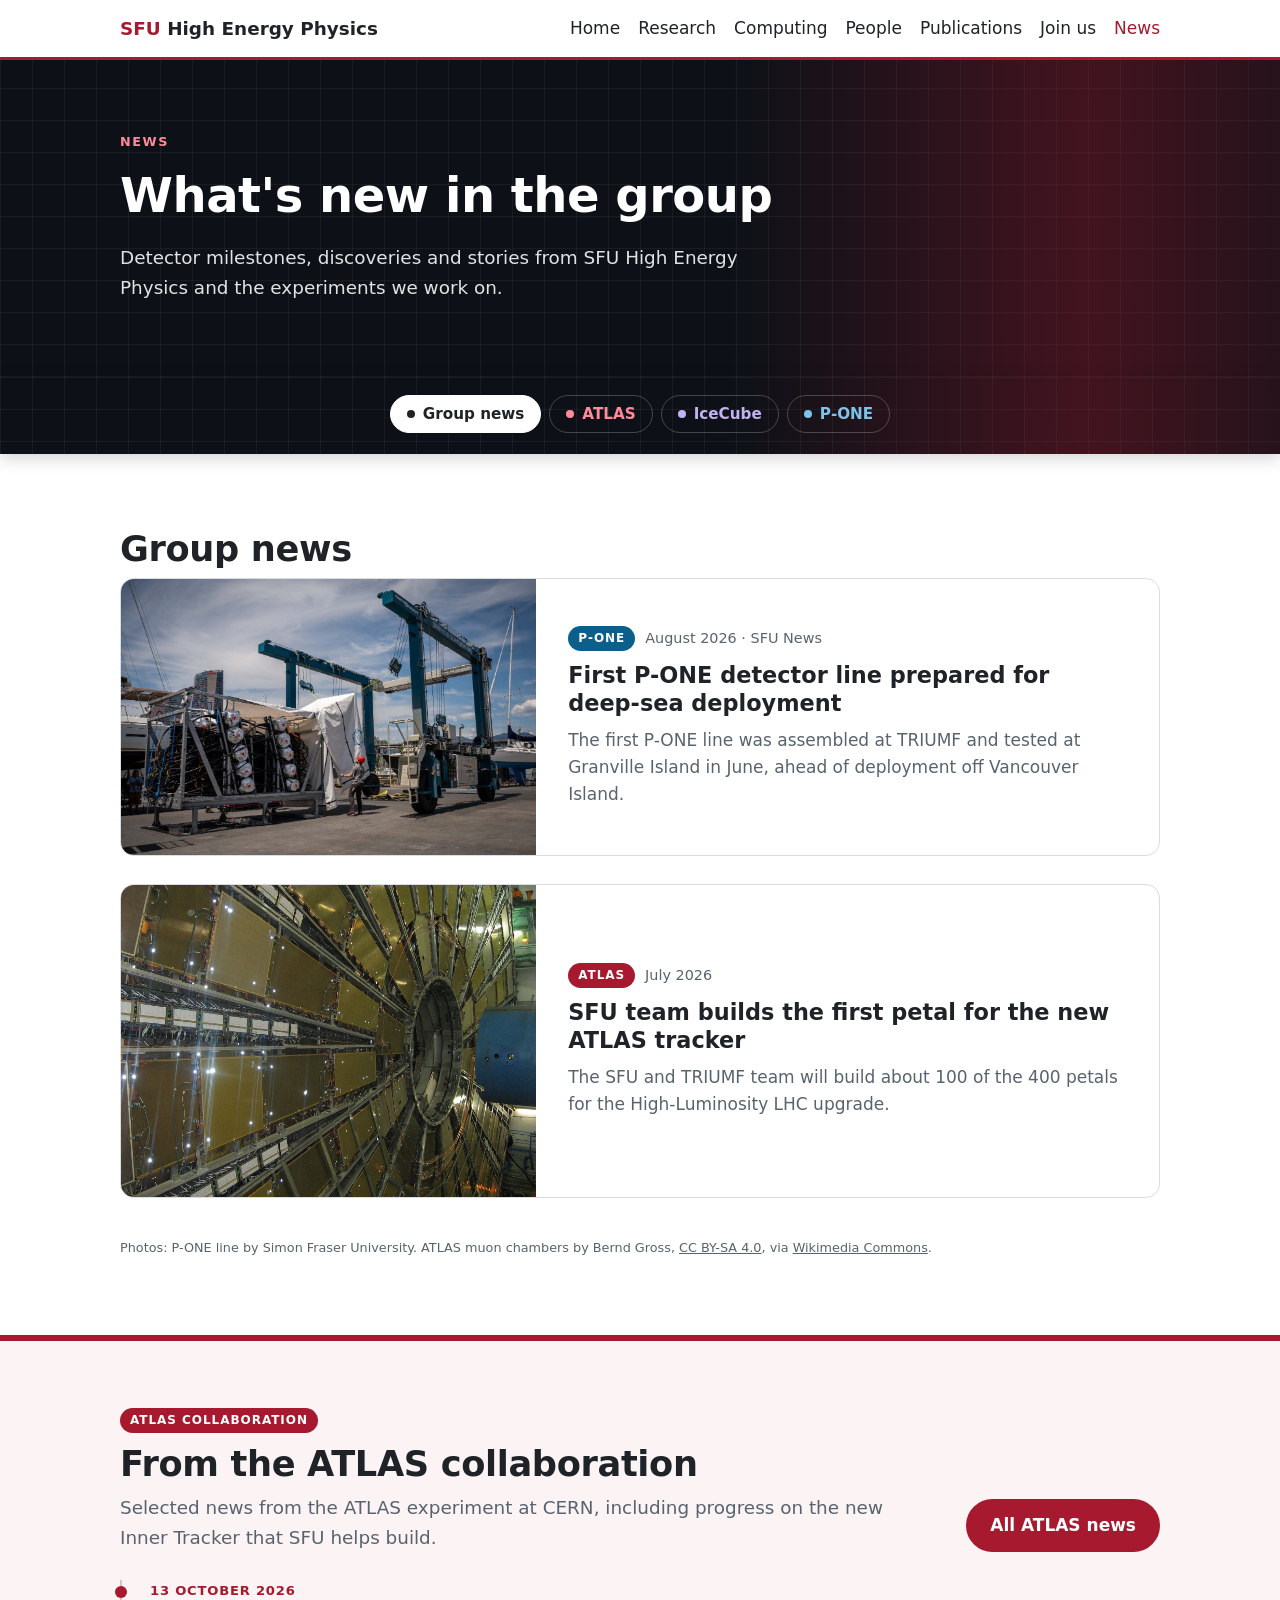
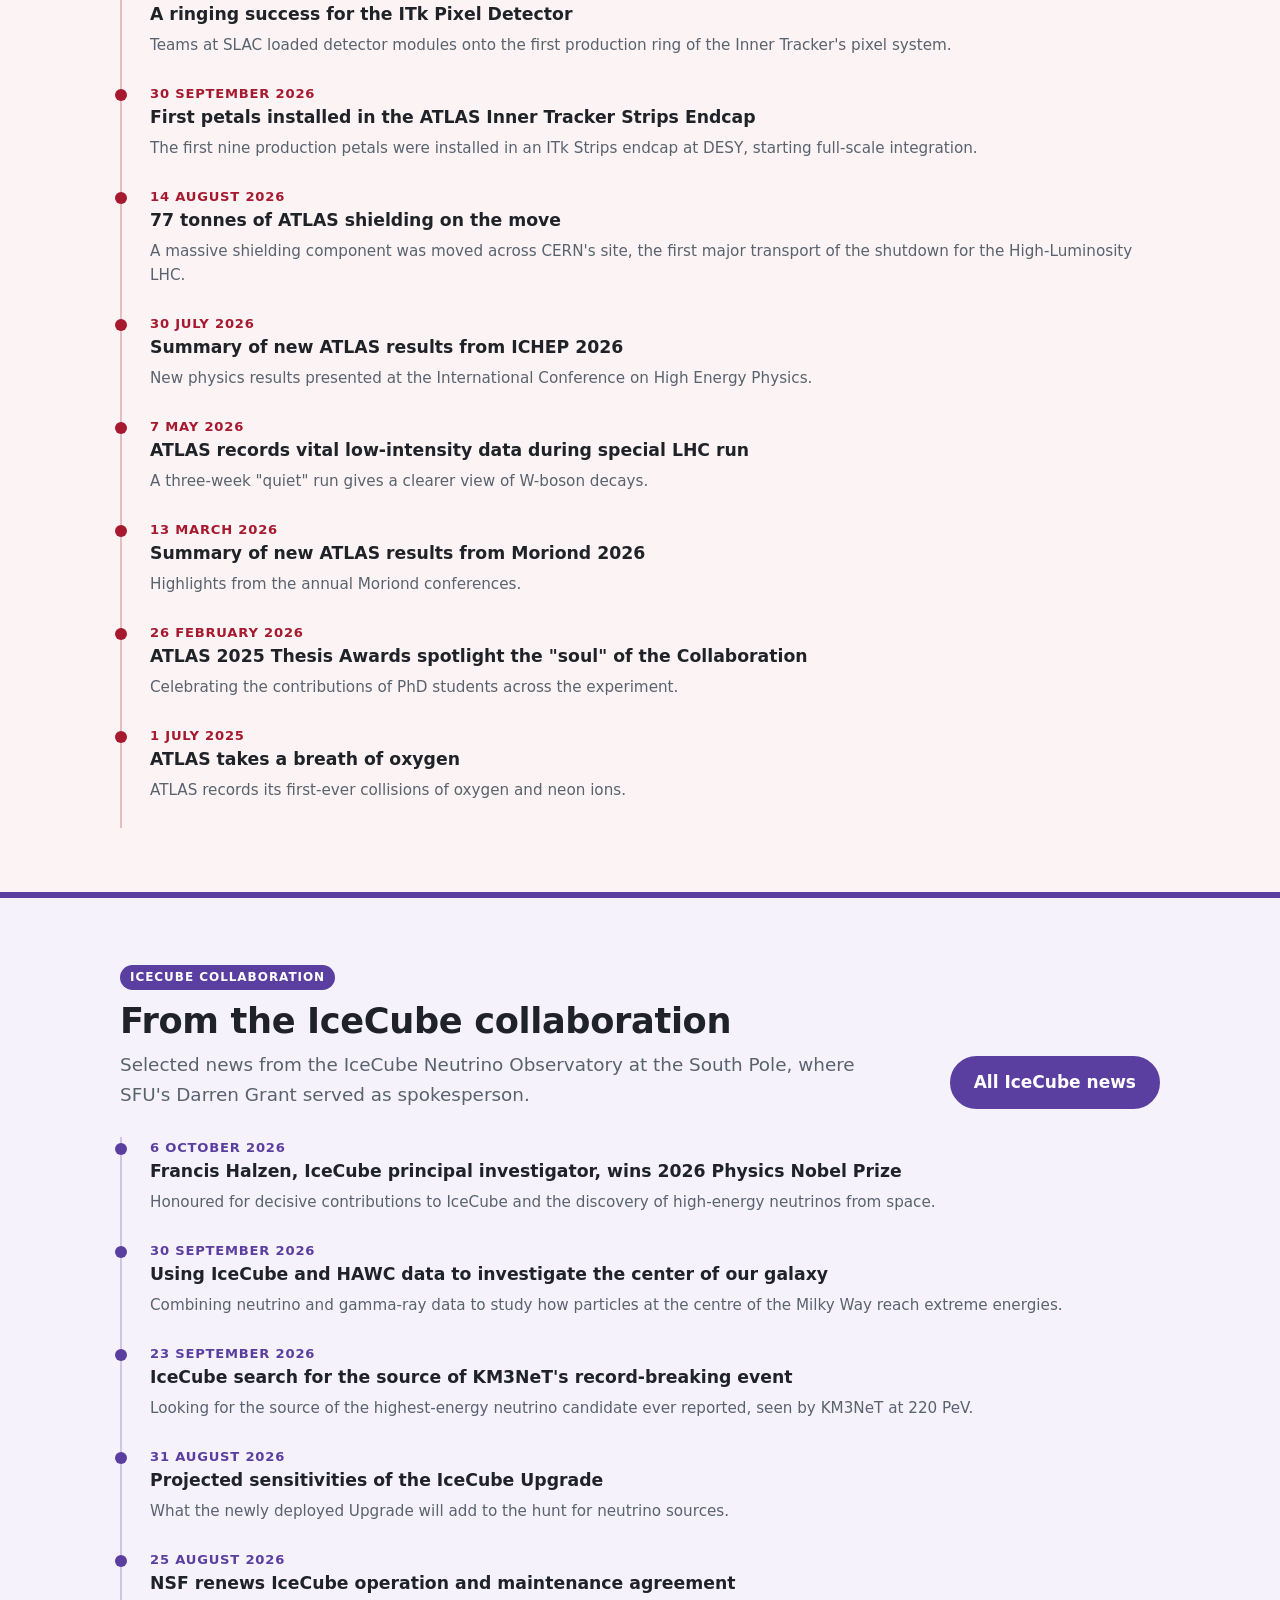
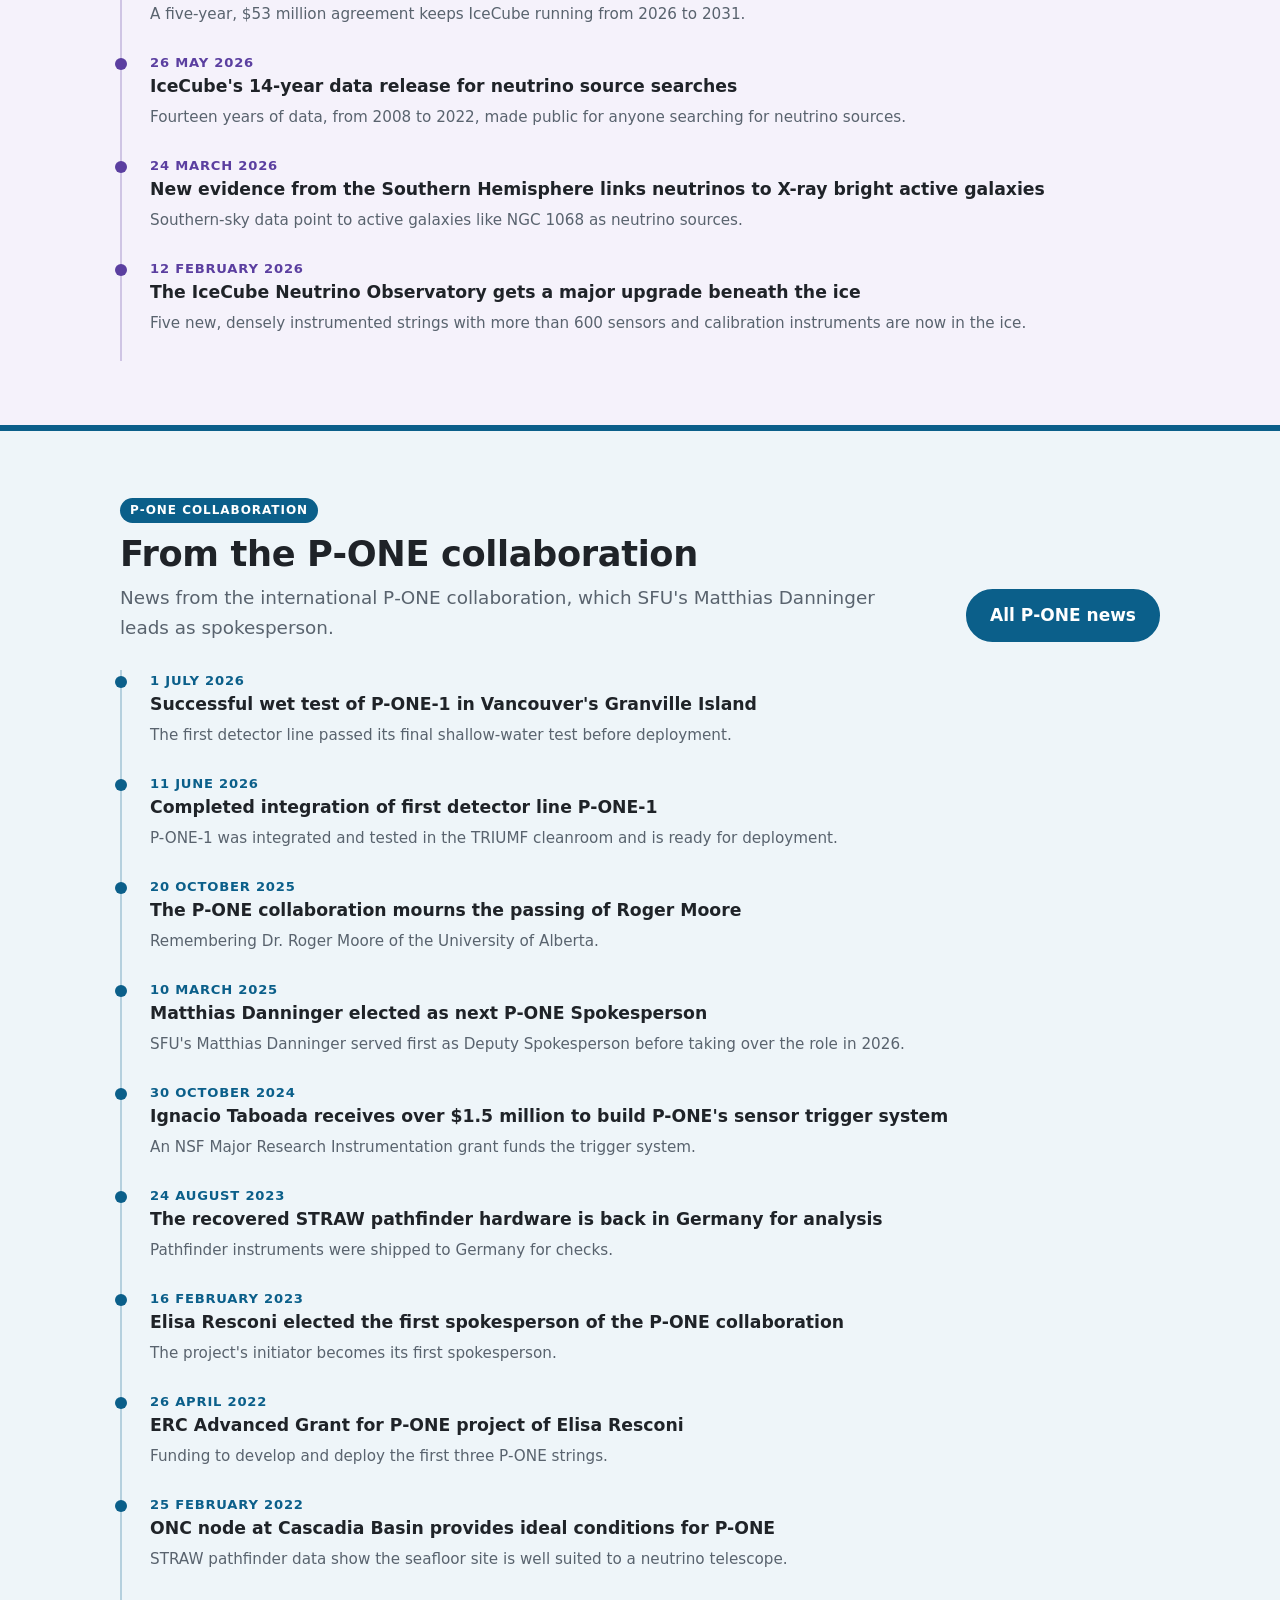
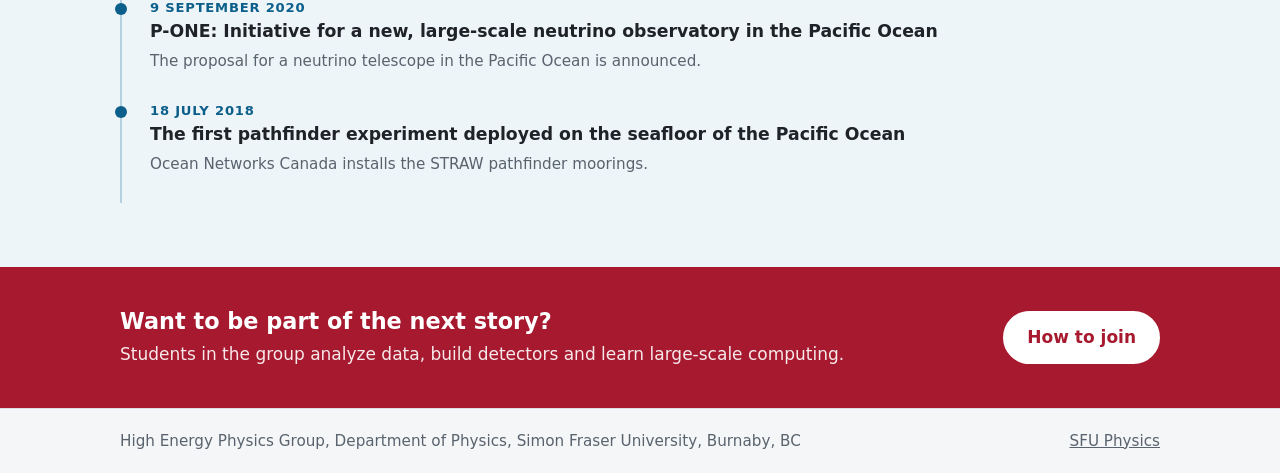
<file: news.html>
<!doctype html>
<html lang="en">
<head>
  <meta charset="utf-8">
  <meta name="viewport" content="width=device-width, initial-scale=1">
  <title>News | SFU High Energy Physics</title>
  <link rel="stylesheet" href="css/style.css">
</head>
<body>
  <!-- HEADER: the same block is on every page. If you change it, change it on all pages. -->
  <header class="site-header">
    <div class="wrap">
      <a class="brand" href="index.html"><span>SFU</span> High Energy Physics</a>
      <nav class="site-nav" aria-label="Main">
        <ul>
        <li><a href="index.html">Home</a></li>
        <li><a href="research.html">Research</a></li>
        <li><a href="computing.html">Computing</a></li>
        <li><a href="people.html">People</a></li>
        <li><a href="publications.html">Publications</a></li>
        <li><a href="join.html">Join us</a></li>
        <li><a href="news.html" aria-current="page">News</a></li>
        </ul>
      </nav>
    </div>
  </header>
  <!-- END HEADER -->

  <!-- PAGE HERO: see research.html for how this block works. -->
  <section class="page-hero page-hero-grid">
    <div class="wrap page-hero-text">
      <p class="eyebrow">News</p>
      <h1>What's new in the group</h1>
      <p class="lead">Detector milestones, discoveries and stories from SFU High Energy Physics and the experiments we work on.</p>
    </div>
  </section>

  <main class="research">
    <!-- The news sections are wrapped in .news-sections so the project switcher sticks to the top only while you are inside them. -->
    <div class="news-sections">

    <!-- PROJECT SWITCHER: the same bar as on research.html (see the comment there). Each href matches a section's id below. -->
    <nav class="project-switch" aria-label="News sections">
      <div class="wrap">
        <a class="switch-group" href="#group-news">Group news</a>
        <a class="switch-atlas" href="#atlas-news">ATLAS</a>
        <a class="switch-ice" href="#icecube-news">IceCube</a>
        <a class="switch-pone" href="#p-one-news">P&#8209;ONE</a>
      </div>
    </nav>

    <section id="group-news" class="research-section">
      <div class="wrap">
        <h2 class="section-title">Group news</h2>
        <!-- Newest first. To add news, copy one <article class="news-item"> block to the top. The photo is optional: delete the <img> line if there isn't one.
             Also update "Latest news" on index.html (keep the two newest). -->
        <div class="news-list">
          <article class="news-item">
            <img src="images/p-one-dock.jpg" alt="">
            <div class="news-body">
              <p class="news-meta"><span class="tag tag-ocean">P&#8209;ONE</span> August 2026 · SFU News</p>
              <h3><a href="https://www.sfu.ca/physics/news-events/news/2026/neutrino-telescope.html">First P-ONE detector line prepared for deep-sea deployment</a></h3>
              <p>The first P-ONE line was assembled at TRIUMF and tested at Granville Island in June, ahead of deployment off Vancouver Island.</p>
            </div>
          </article>
          <article class="news-item">
            <img src="images/atlas-muon-chambers.jpg" alt="">
            <div class="news-body">
              <p class="news-meta"><span class="tag">ATLAS</span> July 2026</p>
              <h3><a href="https://educationnewscanada.com/article/education/level/university/1/1209546/searching-for-the-next-higgs-boson-sfu-team-drives-global-effort-to-boost-science-experiment-at-large-hadron-collider.html">SFU team builds the first petal for the new ATLAS tracker</a></h3>
              <p>The SFU and TRIUMF team will build about 100 of the 400 petals for the High-Luminosity LHC upgrade.</p>
            </div>
          </article>
        </div>
        <p class="credits">Photos: P-ONE line by Simon Fraser University. ATLAS muon chambers by Bernd Gross, <a href="https://creativecommons.org/licenses/by-sa/4.0/">CC BY-SA 4.0</a>, via <a href="https://commons.wikimedia.org/wiki/File:Atlas_Experiment_CERN_(01).JPG">Wikimedia Commons</a>.</p>
      </div>
    </section>

    <!-- ATLAS COLLABORATION NEWS: a selection copied from https://atlas.cern/Updates/News (last checked October 2026).
         The full list is also available as an RSS feed: https://atlas.cern/updates/news/feed.xml
         Check it every few months and copy new items to the top of this list (keep about eight). -->
    <section id="atlas-news" class="research-section feed-section feed-atlas">
      <div class="wrap">
        <div class="section-head">
          <div>
            <span class="tag">ATLAS collaboration</span>
            <h2 class="section-title">From the ATLAS collaboration</h2>
            <p class="lead">Selected news from the ATLAS experiment at CERN, including progress on the new Inner Tracker that SFU helps build.</p>
          </div>
          <a class="button" href="https://atlas.cern/Updates/News">All ATLAS news</a>
        </div>
        <ol class="feed">
          <li><time datetime="2026-10-13">13 October 2026</time><a href="https://atlas.cern/Updates/News/ITk-Ring-First-Production">A ringing success for the ITk Pixel Detector</a><p>Teams at SLAC loaded detector modules onto the first production ring of the Inner Tracker's pixel system.</p></li>
          <li><time datetime="2026-09-30">30 September 2026</time><a href="https://atlas.cern/Updates/News/First-ITk-Petals">First petals installed in the ATLAS Inner Tracker Strips Endcap</a><p>The first nine production petals were installed in an ITk Strips endcap at DESY, starting full-scale integration.</p></li>
          <li><time datetime="2026-08-14">14 August 2026</time><a href="https://atlas.cern/Updates/News/Shielding-on-Move">77 tonnes of ATLAS shielding on the move</a><p>A massive shielding component was moved across CERN's site, the first major transport of the shutdown for the High-Luminosity LHC.</p></li>
          <li><time datetime="2026-07-30">30 July 2026</time><a href="https://atlas.cern/Updates/News/Summary-ICHEP-2026">Summary of new ATLAS results from ICHEP 2026</a><p>New physics results presented at the International Conference on High Energy Physics.</p></li>
          <li><time datetime="2026-05-07">7 May 2026</time><a href="https://atlas.cern/Updates/News/Run3-LowIntensity-Operation">ATLAS records vital low-intensity data during special LHC run</a><p>A three-week "quiet" run gives a clearer view of W-boson decays.</p></li>
          <li><time datetime="2026-03-13">13 March 2026</time><a href="https://atlas.cern/Updates/News/Summary-Moriond-2026">Summary of new ATLAS results from Moriond 2026</a><p>Highlights from the annual Moriond conferences.</p></li>
          <li><time datetime="2026-02-26">26 February 2026</time><a href="https://atlas.cern/Updates/News/2025-Thesis-Awards">ATLAS 2025 Thesis Awards spotlight the "soul" of the Collaboration</a><p>Celebrating the contributions of PhD students across the experiment.</p></li>
          <li><time datetime="2025-07-01">1 July 2025</time><a href="https://atlas.cern/Updates/News/First-Oxygen-Run">ATLAS takes a breath of oxygen</a><p>ATLAS records its first-ever collisions of oxygen and neon ions.</p></li>
        </ol>
      </div>
    </section>

    <!-- ICECUBE COLLABORATION NEWS: a selection copied from https://icecube.wisc.edu/news/ (last checked October 2026).
         The full list is also available as an RSS feed: https://icecube.wisc.edu/feed/ (skip the weekly "Week N at the Pole" posts).
         Check it every few months and copy new items to the top of this list (keep about eight). -->
    <section id="icecube-news" class="research-section feed-section feed-ice">
      <div class="wrap">
        <div class="section-head">
          <div>
            <span class="tag tag-ice">IceCube collaboration</span>
            <h2 class="section-title">From the IceCube collaboration</h2>
            <p class="lead">Selected news from the IceCube Neutrino Observatory at the South Pole, where SFU's Darren Grant served as spokesperson.</p>
          </div>
          <a class="button button-ice" href="https://icecube.wisc.edu/news/">All IceCube news</a>
        </div>
        <ol class="feed">
          <li><time datetime="2026-10-06">6 October 2026</time><a href="https://icecube.wisc.edu/news/awards/2026/10/francis-halzen-icecube-principal-investigator-wins-2026-physics-nobel-prize/">Francis Halzen, IceCube principal investigator, wins 2026 Physics Nobel Prize</a><p>Honoured for decisive contributions to IceCube and the discovery of high-energy neutrinos from space.</p></li>
          <li><time datetime="2026-09-30">30 September 2026</time><a href="https://icecube.wisc.edu/news/research/2026/09/using-icecube-and-hawc-data-to-investigate-the-center-of-our-galaxy/">Using IceCube and HAWC data to investigate the center of our galaxy</a><p>Combining neutrino and gamma-ray data to study how particles at the centre of the Milky Way reach extreme energies.</p></li>
          <li><time datetime="2026-09-23">23 September 2026</time><a href="https://icecube.wisc.edu/news/research/2026/09/icecube-search-for-the-source-of-km3nets-record-breaking-event/">IceCube search for the source of KM3NeT's record-breaking event</a><p>Looking for the source of the highest-energy neutrino candidate ever reported, seen by KM3NeT at 220 PeV.</p></li>
          <li><time datetime="2026-08-31">31 August 2026</time><a href="https://icecube.wisc.edu/news/research/2026/08/projected-sensitivities-of-the-icecube-upgrade/">Projected sensitivities of the IceCube Upgrade</a><p>What the newly deployed Upgrade will add to the hunt for neutrino sources.</p></li>
          <li><time datetime="2026-08-25">25 August 2026</time><a href="https://icecube.wisc.edu/news/awards/2026/08/the-u-s-national-science-foundation-renews-nsf-icecube-operation-and-maintenance-contract/">NSF renews IceCube operation and maintenance agreement</a><p>A five-year, $53 million agreement keeps IceCube running from 2026 to 2031.</p></li>
          <li><time datetime="2026-05-26">26 May 2026</time><a href="https://icecube.wisc.edu/news/research/2026/05/icecubes-14-year-data-release-for-neutrino-source-searches/">IceCube's 14-year data release for neutrino source searches</a><p>Fourteen years of data, from 2008 to 2022, made public for anyone searching for neutrino sources.</p></li>
          <li><time datetime="2026-03-24">24 March 2026</time><a href="https://icecube.wisc.edu/news/research/2026/03/new-evidence-from-the-southern-hemisphere-links-neutrinos-to-x-ray-bright-active-galaxies/">New evidence from the Southern Hemisphere links neutrinos to X-ray bright active galaxies</a><p>Southern-sky data point to active galaxies like NGC 1068 as neutrino sources.</p></li>
          <li><time datetime="2026-02-12">12 February 2026</time><a href="https://icecube.wisc.edu/news/press-releases/2026/02/the-icecube-neutrino-observatory-gets-a-major-upgrade-beneath-the-ice/">The IceCube Neutrino Observatory gets a major upgrade beneath the ice</a><p>Five new, densely instrumented strings with more than 600 sensors and calibration instruments are now in the ice.</p></li>
        </ol>
      </div>
    </section>

    <!-- P-ONE COLLABORATION NEWS: copied from https://www.pacific-neutrino.org/main-menu/news (last checked October 2026).
         That site has no RSS feed, so check it every few months and copy new items to the top of this list. Their dates are written month/day/year. -->
    <section id="p-one-news" class="research-section feed-section feed-pone">
      <div class="wrap">
        <div class="section-head">
          <div>
            <span class="tag tag-ocean">P&#8209;ONE collaboration</span>
            <h2 class="section-title">From the P&#8209;ONE collaboration</h2>
            <p class="lead">News from the international P&#8209;ONE collaboration, which SFU's Matthias Danninger leads as spokesperson.</p>
          </div>
          <a class="button button-ocean" href="https://www.pacific-neutrino.org/main-menu/news">All P&#8209;ONE news</a>
        </div>
        <ol class="feed">
          <li><time datetime="2026-07-01">1 July 2026</time><a href="https://www.pacific-neutrino.org/main-menu/news/successful-wet-test-of-p-one-1-in-vancouvers-granville-island">Successful wet test of P-ONE-1 in Vancouver's Granville Island</a><p>The first detector line passed its final shallow-water test before deployment.</p></li>
          <li><time datetime="2026-06-11">11 June 2026</time><a href="https://www.pacific-neutrino.org/main-menu/news/successful-integration-of-first-detector-line-p-one-1-1">Completed integration of first detector line P-ONE-1</a><p>P-ONE-1 was integrated and tested in the TRIUMF cleanroom and is ready for deployment.</p></li>
          <li><time datetime="2025-10-20">20 October 2025</time><a href="https://www.pacific-neutrino.org/main-menu/news/the-p-one-collaboration-mourns-the-passing-of-roger-moore">The P-ONE collaboration mourns the passing of Roger Moore</a><p>Remembering Dr. Roger Moore of the University of Alberta.</p></li>
          <li><time datetime="2025-03-10">10 March 2025</time><a href="https://www.pacific-neutrino.org/main-menu/news/matthias-danninger-elected-as-next-p-one-spokesperson">Matthias Danninger elected as next P-ONE Spokesperson</a><p>SFU's Matthias Danninger served first as Deputy Spokesperson before taking over the role in 2026.</p></li>
          <li><time datetime="2024-10-30">30 October 2024</time><a href="https://www.pacific-neutrino.org/main-menu/news/ignacio-taboada-receives-over-15-mio-us-to-build-p-ones-sensor-trigger-system">Ignacio Taboada receives over $1.5 million to build P-ONE's sensor trigger system</a><p>An NSF Major Research Instrumentation grant funds the trigger system.</p></li>
          <li><time datetime="2023-08-24">24 August 2023</time><a href="https://www.pacific-neutrino.org/main-menu/news/the-recovered-straw-pathfinder-hardware-is-back-in-germany-for-analysis">The recovered STRAW pathfinder hardware is back in Germany for analysis</a><p>Pathfinder instruments were shipped to Germany for checks.</p></li>
          <li><time datetime="2023-02-16">16 February 2023</time><a href="https://www.pacific-neutrino.org/main-menu/news/elisa-resconi-elected-the-first-spokesperson-of-the-p-one-collaboration">Elisa Resconi elected the first spokesperson of the P-ONE collaboration</a><p>The project's initiator becomes its first spokesperson.</p></li>
          <li><time datetime="2022-04-26">26 April 2022</time><a href="https://www.pacific-neutrino.org/main-menu/news/erc-advanced-grant-for-p-one-project-of-elisa-resconi">ERC Advanced Grant for P-ONE project of Elisa Resconi</a><p>Funding to develop and deploy the first three P-ONE strings.</p></li>
          <li><time datetime="2022-02-25">25 February 2022</time><a href="https://www.pacific-neutrino.org/main-menu/news/onc-node-at-cascadia-basin-provides-ideal-conditions-for-p-one">ONC node at Cascadia Basin provides ideal conditions for P-ONE</a><p>STRAW pathfinder data show the seafloor site is well suited to a neutrino telescope.</p></li>
          <li><time datetime="2020-09-09">9 September 2020</time><a href="https://www.pacific-neutrino.org/main-menu/news/p-one-initiative-for-a-new-large-scale-neutrino-observatory-in-the-pacific-ocean">P-ONE: Initiative for a new, large-scale neutrino observatory in the Pacific Ocean</a><p>The proposal for a neutrino telescope in the Pacific Ocean is announced.</p></li>
          <li><time datetime="2018-07-18">18 July 2018</time><a href="https://www.pacific-neutrino.org/main-menu/news/the-first-pathfinder-experiment-deployed-on-the-seafloor-of-the-pacific-ocean">The first pathfinder experiment deployed on the seafloor of the Pacific Ocean</a><p>Ocean Networks Canada installs the STRAW pathfinder moorings.</p></li>
        </ol>
      </div>
    </section>

    </div>
    <!-- end .news-sections -->

    <section class="cta">
      <div class="wrap">
        <div>
          <h2>Want to be part of the next story?</h2>
          <p>Students in the group analyze data, build detectors and learn large-scale computing.</p>
        </div>
        <a class="button button-light" href="join.html">How to join</a>
      </div>
    </section>
  </main>

  <!-- FOOTER: the same block is on every page. -->
  <footer class="site-footer">
    <div class="wrap">
      <span>High Energy Physics Group, Department of Physics, Simon Fraser University, Burnaby, BC</span>
      <span><a href="https://www.sfu.ca/physics.html">SFU Physics</a></span>
    </div>
  </footer>
  <!-- END FOOTER -->

  <script src="js/project-switch.js"></script>
</body>
</html>
</file>
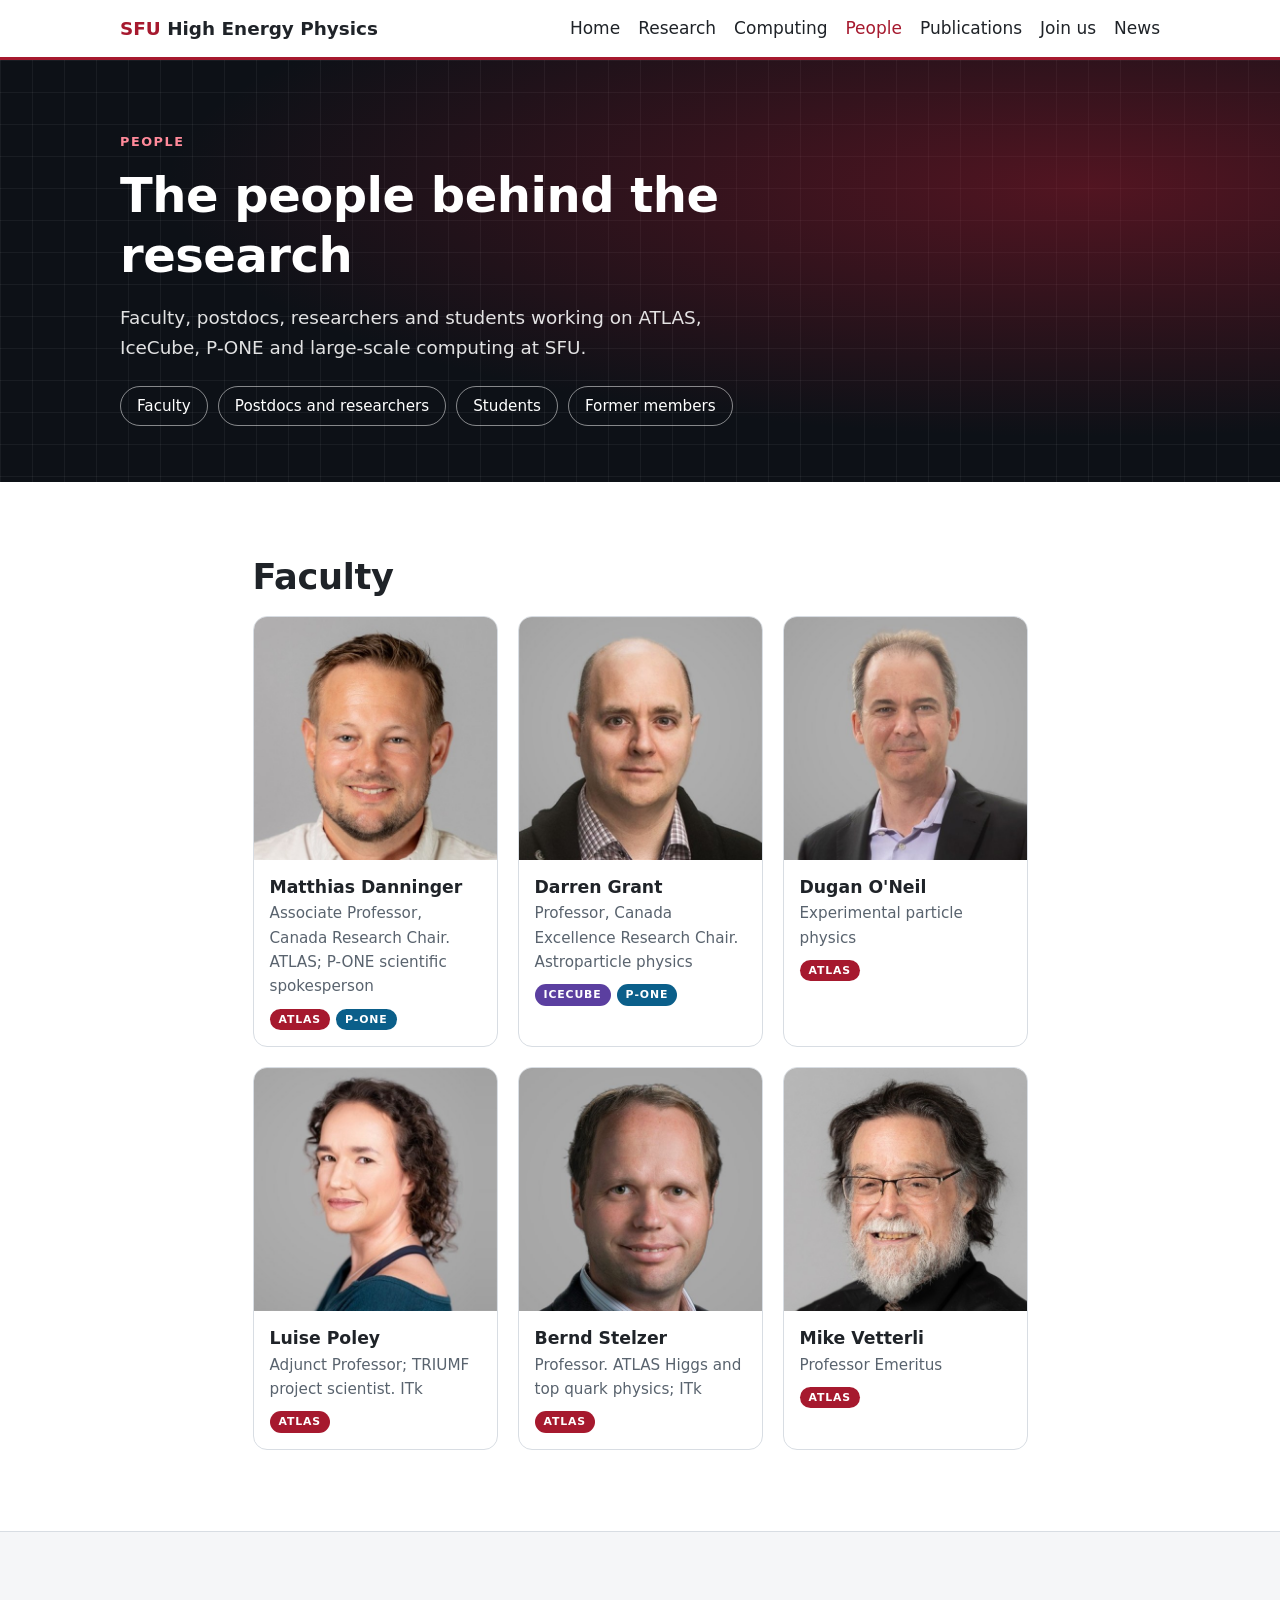
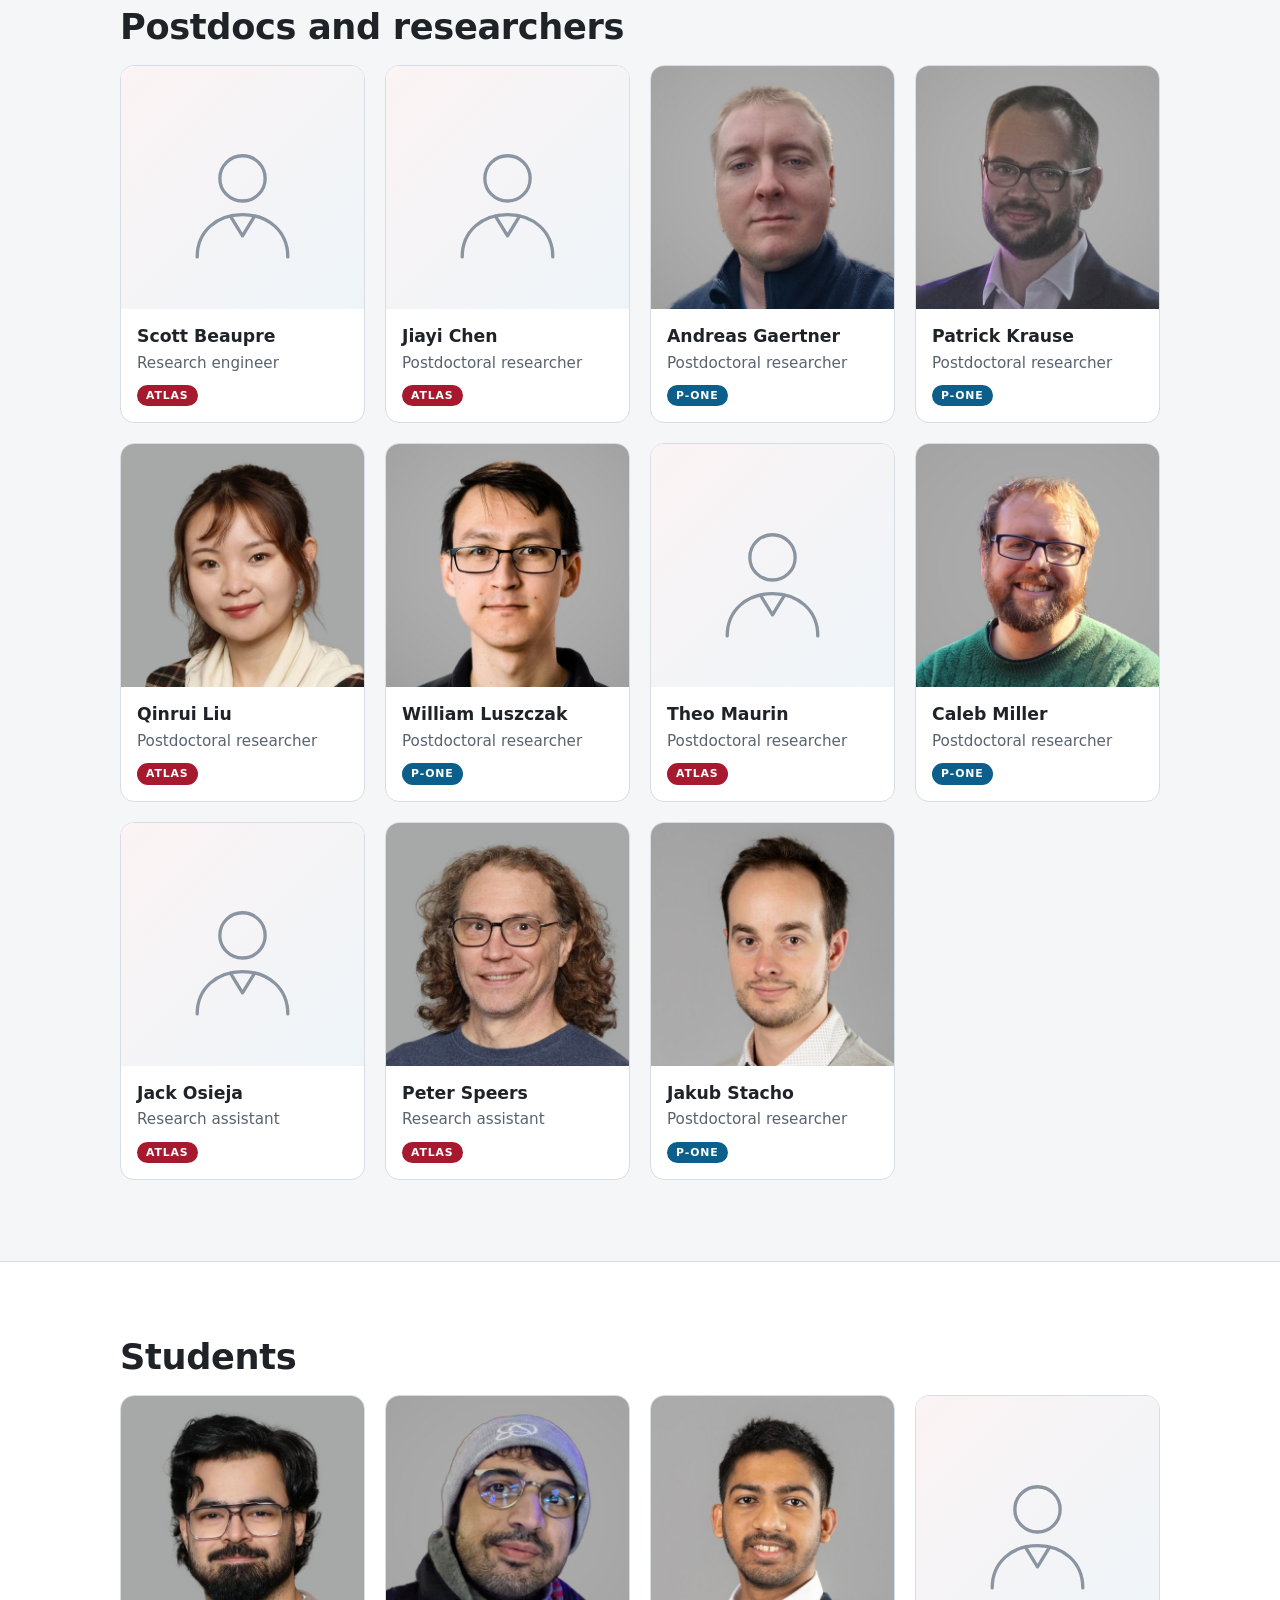
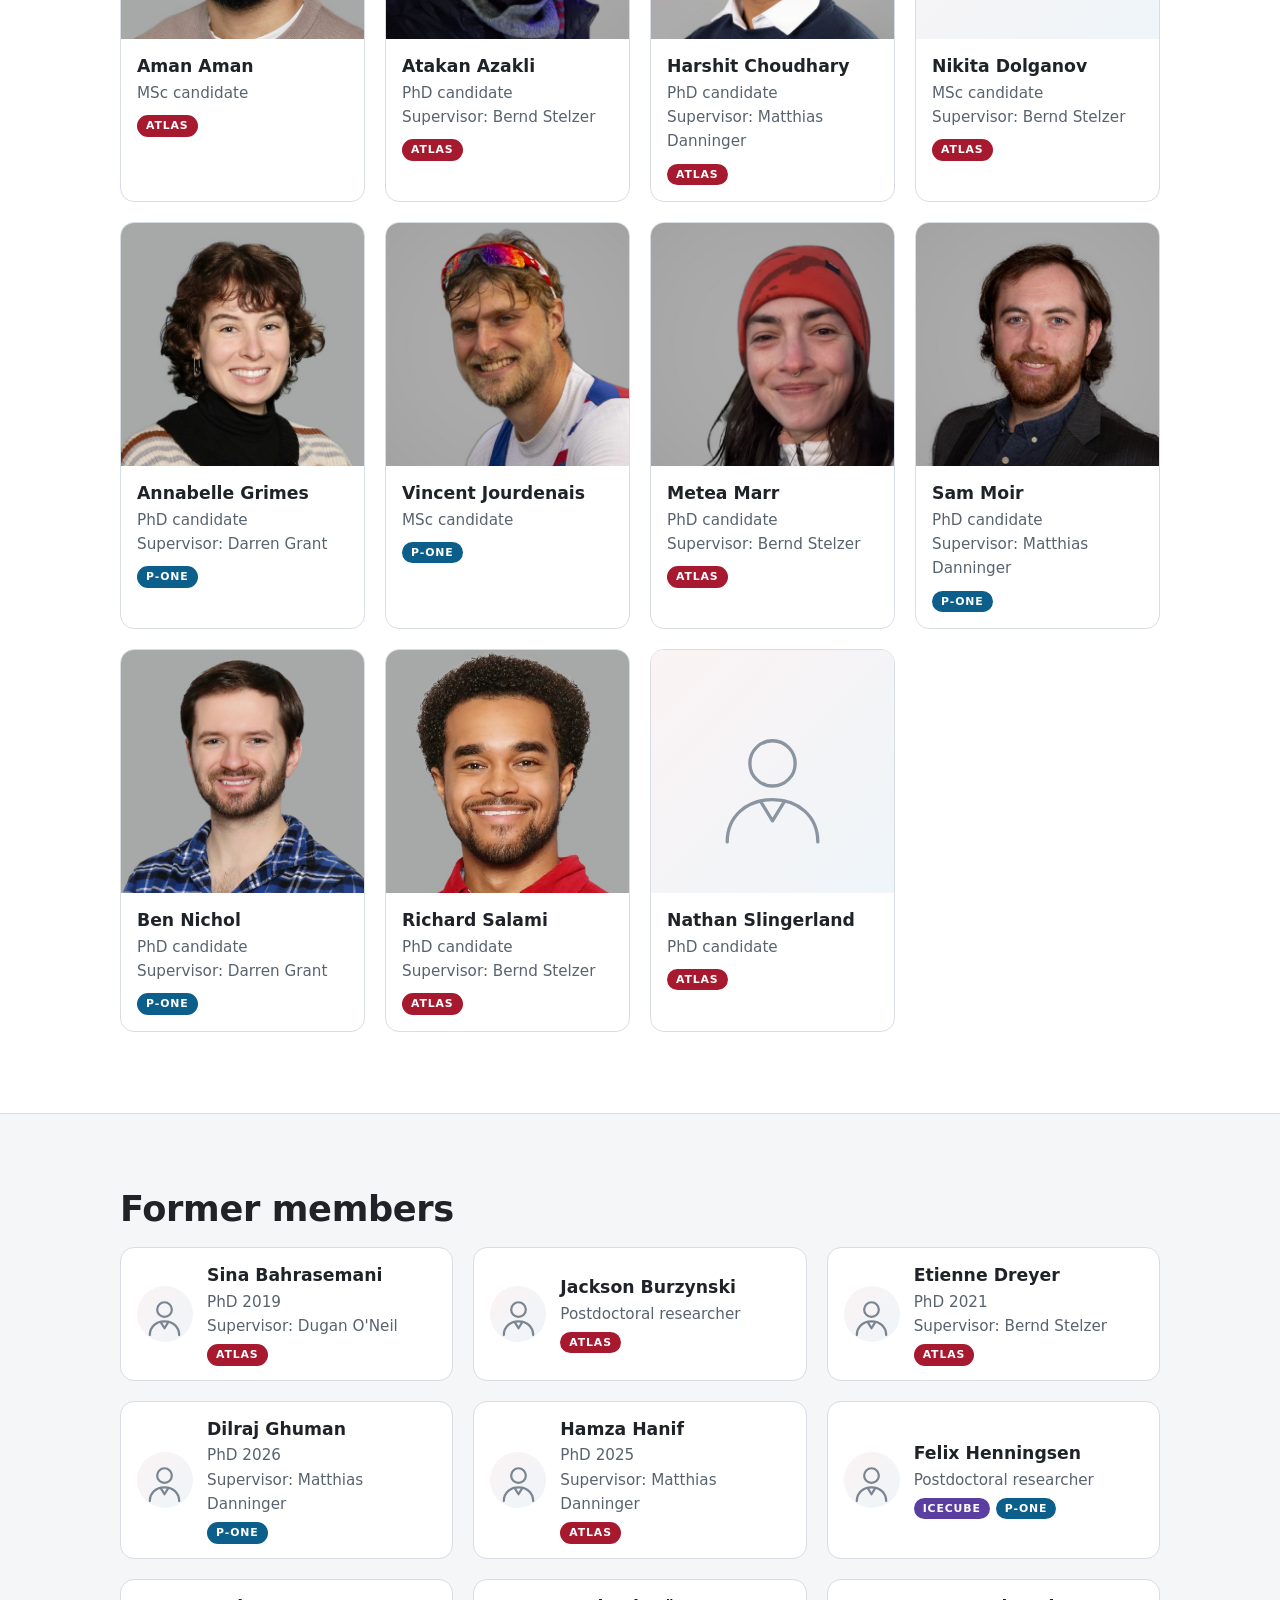
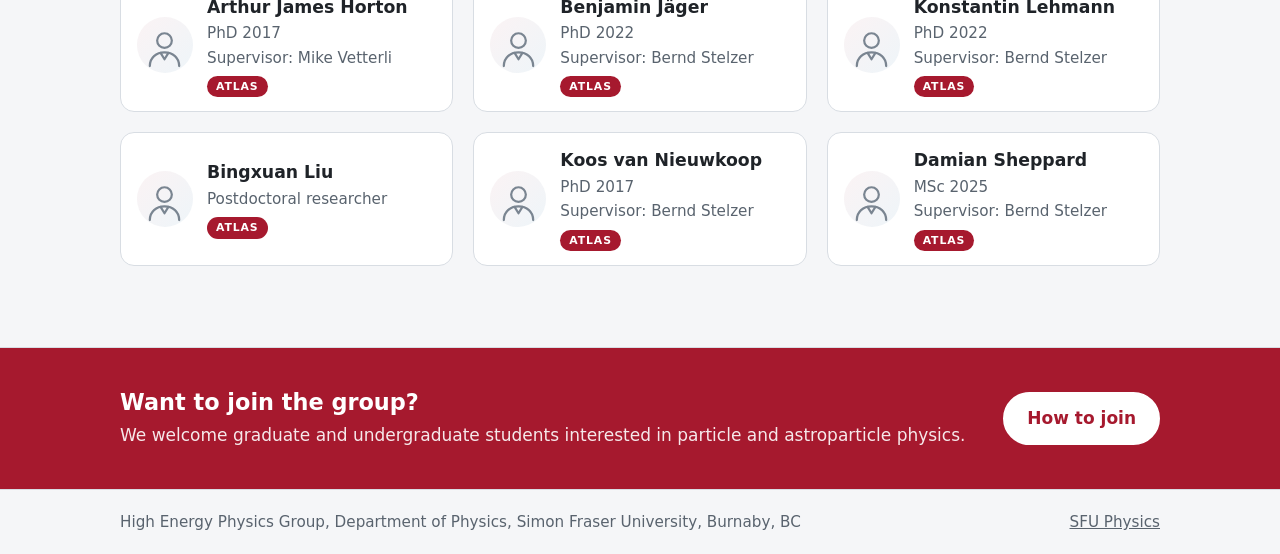
<file: people.html>
<!doctype html>
<html lang="en">
<head>
  <meta charset="utf-8">
  <meta name="viewport" content="width=device-width, initial-scale=1">
  <title>People | SFU High Energy Physics</title>
  <link rel="stylesheet" href="css/style.css">
</head>
<body>
  <!-- HEADER: the same block is on every page. If you change it, change it on all pages. -->
  <header class="site-header">
    <div class="wrap">
      <a class="brand" href="index.html"><span>SFU</span> High Energy Physics</a>
      <nav class="site-nav" aria-label="Main">
        <ul>
        <li><a href="index.html">Home</a></li>
        <li><a href="research.html">Research</a></li>
        <li><a href="computing.html">Computing</a></li>
        <li><a href="people.html" aria-current="page">People</a></li>
        <li><a href="publications.html">Publications</a></li>
        <li><a href="join.html">Join us</a></li>
        <li><a href="news.html">News</a></li>
        </ul>
      </nav>
    </div>
  </header>
  <!-- END HEADER -->

  <!-- PAGE HERO: see research.html for how this block works. -->
  <section class="page-hero page-hero-grid">
    <div class="wrap page-hero-text">
      <p class="eyebrow">People</p>
      <h1>The people behind the research</h1>
      <p class="lead">Faculty, postdocs, researchers and students working on ATLAS, IceCube, P&#8209;ONE and large-scale computing at SFU.</p>
      <nav class="jump-links" aria-label="On this page">
        <a href="#faculty">Faculty</a>
        <a href="#postdocs">Postdocs and researchers</a>
        <a href="#students">Students</a>
        <a href="#former">Former members</a>
      </nav>
    </div>
  </section>

  <main class="research">
    <!-- To add someone, copy one <li> line in the right list and edit it. Keep lists in alphabetical order by last name.
         Project tags at the end of each line, in this order: <span class="tag">ATLAS</span> (red), <span class="tag tag-ice">IceCube</span> (purple), <span class="tag tag-ocean">P&#8209;ONE</span> (blue). Leave the tags span out if unsure.
         Photos for every list live in images/people/ (about 600 px). With no photo, use <span class="photo placeholder" aria-hidden="true"></span> instead of the <img>. -->

    <section id="faculty" class="research-section">
      <div class="wrap">
        <h2 class="section-title">Faculty</h2>
        <ul class="people">
          <li id="danninger"><img class="photo" src="images/people/danninger.jpg" alt="Matthias Danninger"><span class="name"><a href="https://www.sfu.ca/physics/people/faculty/mdanning.html">Matthias Danninger</a></span><span class="role">Associate Professor, Canada Research Chair. ATLAS; P-ONE scientific spokesperson</span><span class="tags"><span class="tag">ATLAS</span><span class="tag tag-ocean">P&#8209;ONE</span></span></li>
          <li id="grant"><img class="photo" src="images/people/grant.jpg" alt="Darren Grant"><span class="name"><a href="https://www.sfu.ca/physics/people/faculty/dgrant.html">Darren Grant</a></span><span class="role">Professor, Canada Excellence Research Chair. Astroparticle physics</span><span class="tags"><span class="tag tag-ice">IceCube</span><span class="tag tag-ocean">P&#8209;ONE</span></span></li>
          <li id="oneil"><img class="photo" src="images/people/oneil.jpg" alt="Dugan O'Neil"><span class="name"><a href="https://www.sfu.ca/physics/people/faculty/doneil.html">Dugan O'Neil</a></span><span class="role">Experimental particle physics</span><span class="tags"><span class="tag">ATLAS</span></span></li>
          <li id="poley"><img class="photo" src="images/people/poley.jpg" alt="Luise Poley"><span class="name">Luise Poley</span><span class="role">Adjunct Professor; TRIUMF project scientist. ITk</span><span class="tags"><span class="tag">ATLAS</span></span></li>
          <li id="stelzer"><img class="photo" src="images/people/stelzer.jpg" alt="Bernd Stelzer"><span class="name"><a href="https://www.sfu.ca/physics/people/faculty/stelzer.html">Bernd Stelzer</a></span><span class="role">Professor. ATLAS Higgs and top quark physics; ITk</span><span class="tags"><span class="tag">ATLAS</span></span></li>
          <li id="vetterli"><img class="photo" src="images/people/vetterli.jpg" alt="Mike Vetterli"><span class="name"><a href="https://www.sfu.ca/physics/people/professors-emeriti/vetterli.html">Mike Vetterli</a></span><span class="role">Professor Emeritus</span><span class="tags"><span class="tag">ATLAS</span></span></li>
        </ul>
      </div>
    </section>

    <section id="postdocs" class="research-section section-alt">
      <div class="wrap">
        <h2 class="section-title">Postdocs and researchers</h2>
        <ul class="people">
          <li><span class="photo placeholder" aria-hidden="true"></span><span class="name"><a href="https://www.sfu.ca/physics/people/postdocs-researchers/sbeaupre.html">Scott Beaupre</a></span><span class="role">Research engineer</span><span class="tags"><span class="tag">ATLAS</span></span></li>
          <li><span class="photo placeholder" aria-hidden="true"></span><span class="name"><a href="https://www.sfu.ca/physics/people/postdocs-researchers/jca533.html">Jiayi Chen</a></span><span class="role">Postdoctoral researcher</span><span class="tags"><span class="tag">ATLAS</span></span></li>
          <li><img class="photo" src="images/people/gaertner.jpg" alt="Andreas Gaertner"><span class="name"><a href="https://www.sfu.ca/physics/people/postdocs-researchers/agaertne.html">Andreas Gaertner</a></span><span class="role">Postdoctoral researcher</span><span class="tags"><span class="tag tag-ocean">P&#8209;ONE</span></span></li>
          <li><img class="photo" src="images/people/krause.jpg" alt="Patrick Krause"><span class="name"><a href="https://www.sfu.ca/physics/people/postdocs-researchers/pkrause.html">Patrick Krause</a></span><span class="role">Postdoctoral researcher</span><span class="tags"><span class="tag tag-ocean">P&#8209;ONE</span></span></li>
          <li><img class="photo" src="images/people/liu.jpg" alt="Qinrui Liu"><span class="name"><a href="https://www.sfu.ca/physics/people/postdocs-researchers/qinruiliu.html">Qinrui Liu</a></span><span class="role">Postdoctoral researcher</span><span class="tags"><span class="tag">ATLAS</span></span></li>
          <li><img class="photo" src="images/people/luszczak.jpg" alt="William Luszczak"><span class="name"><a href="https://www.sfu.ca/physics/people/postdocs-researchers/wluszcza.html">William Luszczak</a></span><span class="role">Postdoctoral researcher</span><span class="tags"><span class="tag tag-ocean">P&#8209;ONE</span></span></li>
          <li><span class="photo placeholder" aria-hidden="true"></span><span class="name"><a href="https://www.sfu.ca/physics/people/postdocs-researchers/maurin.html">Theo Maurin</a></span><span class="role">Postdoctoral researcher</span><span class="tags"><span class="tag">ATLAS</span></span></li>
          <li><img class="photo" src="images/people/miller.jpg" alt="Caleb Miller"><span class="name"><a href="https://www.sfu.ca/physics/people/postdocs-researchers/cma178.html">Caleb Miller</a></span><span class="role">Postdoctoral researcher</span><span class="tags"><span class="tag tag-ocean">P&#8209;ONE</span></span></li>
          <li><span class="photo placeholder" aria-hidden="true"></span><span class="name"><a href="https://www.sfu.ca/physics/people/postdocs-researchers/josieja.html">Jack Osieja</a></span><span class="role">Research assistant</span><span class="tags"><span class="tag">ATLAS</span></span></li>
          <li><img class="photo" src="images/people/speers.jpg" alt="Peter Speers"><span class="name"><a href="https://www.sfu.ca/physics/people/postdocs-researchers/PeterSpeers.html">Peter Speers</a></span><span class="role">Research assistant</span><span class="tags"><span class="tag">ATLAS</span></span></li>
          <li><img class="photo" src="images/people/stacho.jpg" alt="Jakub Stacho"><span class="name"><a href="https://www.sfu.ca/physics/people/postdocs-researchers/jakubs.html">Jakub Stacho</a></span><span class="role">Postdoctoral researcher</span><span class="tags"><span class="tag tag-ocean">P&#8209;ONE</span></span></li>
        </ul>
      </div>
    </section>

    <section id="students" class="research-section">
      <div class="wrap">
        <h2 class="section-title">Students</h2>
        <!-- TODO: add current students missing from this list, including P-ONE and undergraduate students. -->
        <ul class="people">
          <li><img class="photo" src="images/people/aman.jpg" alt="Aman Aman"><span class="name"><a href="https://www.sfu.ca/physics/people/graduate-students/aaa441.html">Aman Aman</a></span><span class="role">MSc candidate</span><span class="tags"><span class="tag">ATLAS</span></span></li>
          <li><img class="photo" src="images/people/azakli.jpg" alt="Atakan Azakli"><span class="name"><a href="https://www.sfu.ca/physics/people/graduate-students/AtakanAzakli.html">Atakan Azakli</a></span><span class="role">PhD candidate</span><span class="role">Supervisor: <a href="#stelzer">Bernd Stelzer</a></span><span class="tags"><span class="tag">ATLAS</span></span></li>
          <li><img class="photo" src="images/people/choudhary.jpg" alt="Harshit Choudhary"><span class="name"><a href="https://www.sfu.ca/physics/people/graduate-students/HarshitChoudhary.html">Harshit Choudhary</a></span><span class="role">PhD candidate</span><span class="role">Supervisor: <a href="#danninger">Matthias Danninger</a></span><span class="tags"><span class="tag">ATLAS</span></span></li>
          <li><span class="photo placeholder" aria-hidden="true"></span><span class="name"><a href="https://www.sfu.ca/physics/people/graduate-students/NikitaDolganov.html">Nikita Dolganov</a></span><span class="role">MSc candidate</span><span class="role">Supervisor: <a href="#stelzer">Bernd Stelzer</a></span><span class="tags"><span class="tag">ATLAS</span></span></li>
          <li><img class="photo" src="images/people/grimes.jpg" alt="Annabelle Grimes"><span class="name"><a href="https://www.sfu.ca/physics/people/graduate-students/alg181.html">Annabelle Grimes</a></span><span class="role">PhD candidate</span><span class="role">Supervisor: <a href="#grant">Darren Grant</a></span><span class="tags"><span class="tag tag-ocean">P&#8209;ONE</span></span></li>
          <li><img class="photo" src="images/people/jourdenais.jpg" alt="Vincent Jourdenais"><span class="name"><a href="https://www.sfu.ca/physics/people/graduate-students/vja14.html">Vincent Jourdenais</a></span><span class="role">MSc candidate</span><span class="tags"><span class="tag tag-ocean">P&#8209;ONE</span></span></li>
          <li><img class="photo" src="images/people/marr.jpg" alt="Metea Marr"><span class="name"><a href="https://www.sfu.ca/physics/people/graduate-students/mmarr.html">Metea Marr</a></span><span class="role">PhD candidate</span><span class="role">Supervisor: <a href="#stelzer">Bernd Stelzer</a></span><span class="tags"><span class="tag">ATLAS</span></span></li>
          <li><img class="photo" src="images/people/moir.jpg" alt="Sam Moir"><span class="name"><a href="https://www.sfu.ca/physics/people/graduate-students/sjm32.html">Sam Moir</a></span><span class="role">PhD candidate</span><span class="role">Supervisor: <a href="#danninger">Matthias Danninger</a></span><span class="tags"><span class="tag tag-ocean">P&#8209;ONE</span></span></li>
          <li><img class="photo" src="images/people/nichol.jpg" alt="Ben Nichol"><span class="name"><a href="https://www.sfu.ca/physics/people/graduate-students/bna45.html">Ben Nichol</a></span><span class="role">PhD candidate</span><span class="role">Supervisor: <a href="#grant">Darren Grant</a></span><span class="tags"><span class="tag tag-ocean">P&#8209;ONE</span></span></li>
          <li><img class="photo" src="images/people/salami.jpg" alt="Richard Salami"><span class="name"><a href="https://www.sfu.ca/physics/people/graduate-students/ros3.html">Richard Salami</a></span><span class="role">PhD candidate</span><span class="role">Supervisor: <a href="#stelzer">Bernd Stelzer</a></span><span class="tags"><span class="tag">ATLAS</span></span></li>
          <li><span class="photo placeholder" aria-hidden="true"></span><span class="name"><a href="https://www.sfu.ca/physics/people/graduate-students/nathan-slingerland.html">Nathan Slingerland</a></span><span class="role">PhD candidate</span><span class="tags"><span class="tag">ATLAS</span></span></li>
        </ul>
      </div>
    </section>

    <section id="former" class="research-section section-alt">
      <div class="wrap">
        <h2 class="section-title">Former members</h2>
        <!-- TODO: copy the rest of the former members list from the old site. -->
        <!-- Former members: degree and year, project, then supervisor (from INSPIRE thesis records). Sorted by last name; "van Nieuwkoop" is under N. -->
        <ul class="people people-compact">
          <li><span class="photo placeholder" aria-hidden="true"></span><span class="name">Sina Bahrasemani</span><span class="role">PhD 2019</span><span class="role">Supervisor: Dugan O'Neil</span><span class="tags"><span class="tag">ATLAS</span></span></li>
          <li><span class="photo placeholder" aria-hidden="true"></span><span class="name">Jackson Burzynski</span><span class="role">Postdoctoral researcher</span><span class="tags"><span class="tag">ATLAS</span></span></li>
          <li><span class="photo placeholder" aria-hidden="true"></span><span class="name">Etienne Dreyer</span><span class="role">PhD 2021</span><span class="role">Supervisor: Bernd Stelzer</span><span class="tags"><span class="tag">ATLAS</span></span></li>
          <li><span class="photo placeholder" aria-hidden="true"></span><span class="name">Dilraj Ghuman</span><span class="role">PhD 2026</span><span class="role">Supervisor: Matthias Danninger</span><span class="tags"><span class="tag tag-ocean">P&#8209;ONE</span></span></li>
          <li><span class="photo placeholder" aria-hidden="true"></span><span class="name">Hamza Hanif</span><span class="role">PhD 2025</span><span class="role">Supervisor: Matthias Danninger</span><span class="tags"><span class="tag">ATLAS</span></span></li>
          <li><span class="photo placeholder" aria-hidden="true"></span><span class="name">Felix Henningsen</span><span class="role">Postdoctoral researcher</span><span class="tags"><span class="tag tag-ice">IceCube</span><span class="tag tag-ocean">P&#8209;ONE</span></span></li>
          <li><span class="photo placeholder" aria-hidden="true"></span><span class="name">Arthur James Horton</span><span class="role">PhD 2017</span><span class="role">Supervisor: Mike Vetterli</span><span class="tags"><span class="tag">ATLAS</span></span></li>
          <li><span class="photo placeholder" aria-hidden="true"></span><span class="name">Benjamin Jäger</span><span class="role">PhD 2022</span><span class="role">Supervisor: Bernd Stelzer</span><span class="tags"><span class="tag">ATLAS</span></span></li>
          <li><span class="photo placeholder" aria-hidden="true"></span><span class="name">Konstantin Lehmann</span><span class="role">PhD 2022</span><span class="role">Supervisor: Bernd Stelzer</span><span class="tags"><span class="tag">ATLAS</span></span></li>
          <li><span class="photo placeholder" aria-hidden="true"></span><span class="name">Bingxuan Liu</span><span class="role">Postdoctoral researcher</span><span class="tags"><span class="tag">ATLAS</span></span></li>
          <li><span class="photo placeholder" aria-hidden="true"></span><span class="name">Koos van Nieuwkoop</span><span class="role">PhD 2017</span><span class="role">Supervisor: Bernd Stelzer</span><span class="tags"><span class="tag">ATLAS</span></span></li>
          <li><span class="photo placeholder" aria-hidden="true"></span><span class="name">Damian Sheppard</span><span class="role">MSc 2025</span><span class="role">Supervisor: Bernd Stelzer</span><span class="tags"><span class="tag">ATLAS</span></span></li>
        </ul>
      </div>
    </section>

    <section class="cta">
      <div class="wrap">
        <div>
          <h2>Want to join the group?</h2>
          <p>We welcome graduate and undergraduate students interested in particle and astroparticle physics.</p>
        </div>
        <a class="button button-light" href="join.html">How to join</a>
      </div>
    </section>
  </main>

  <!-- FOOTER: the same block is on every page. -->
  <footer class="site-footer">
    <div class="wrap">
      <span>High Energy Physics Group, Department of Physics, Simon Fraser University, Burnaby, BC</span>
      <span><a href="https://www.sfu.ca/physics.html">SFU Physics</a></span>
    </div>
  </footer>
  <!-- END FOOTER -->
</body>
</html>
</file>
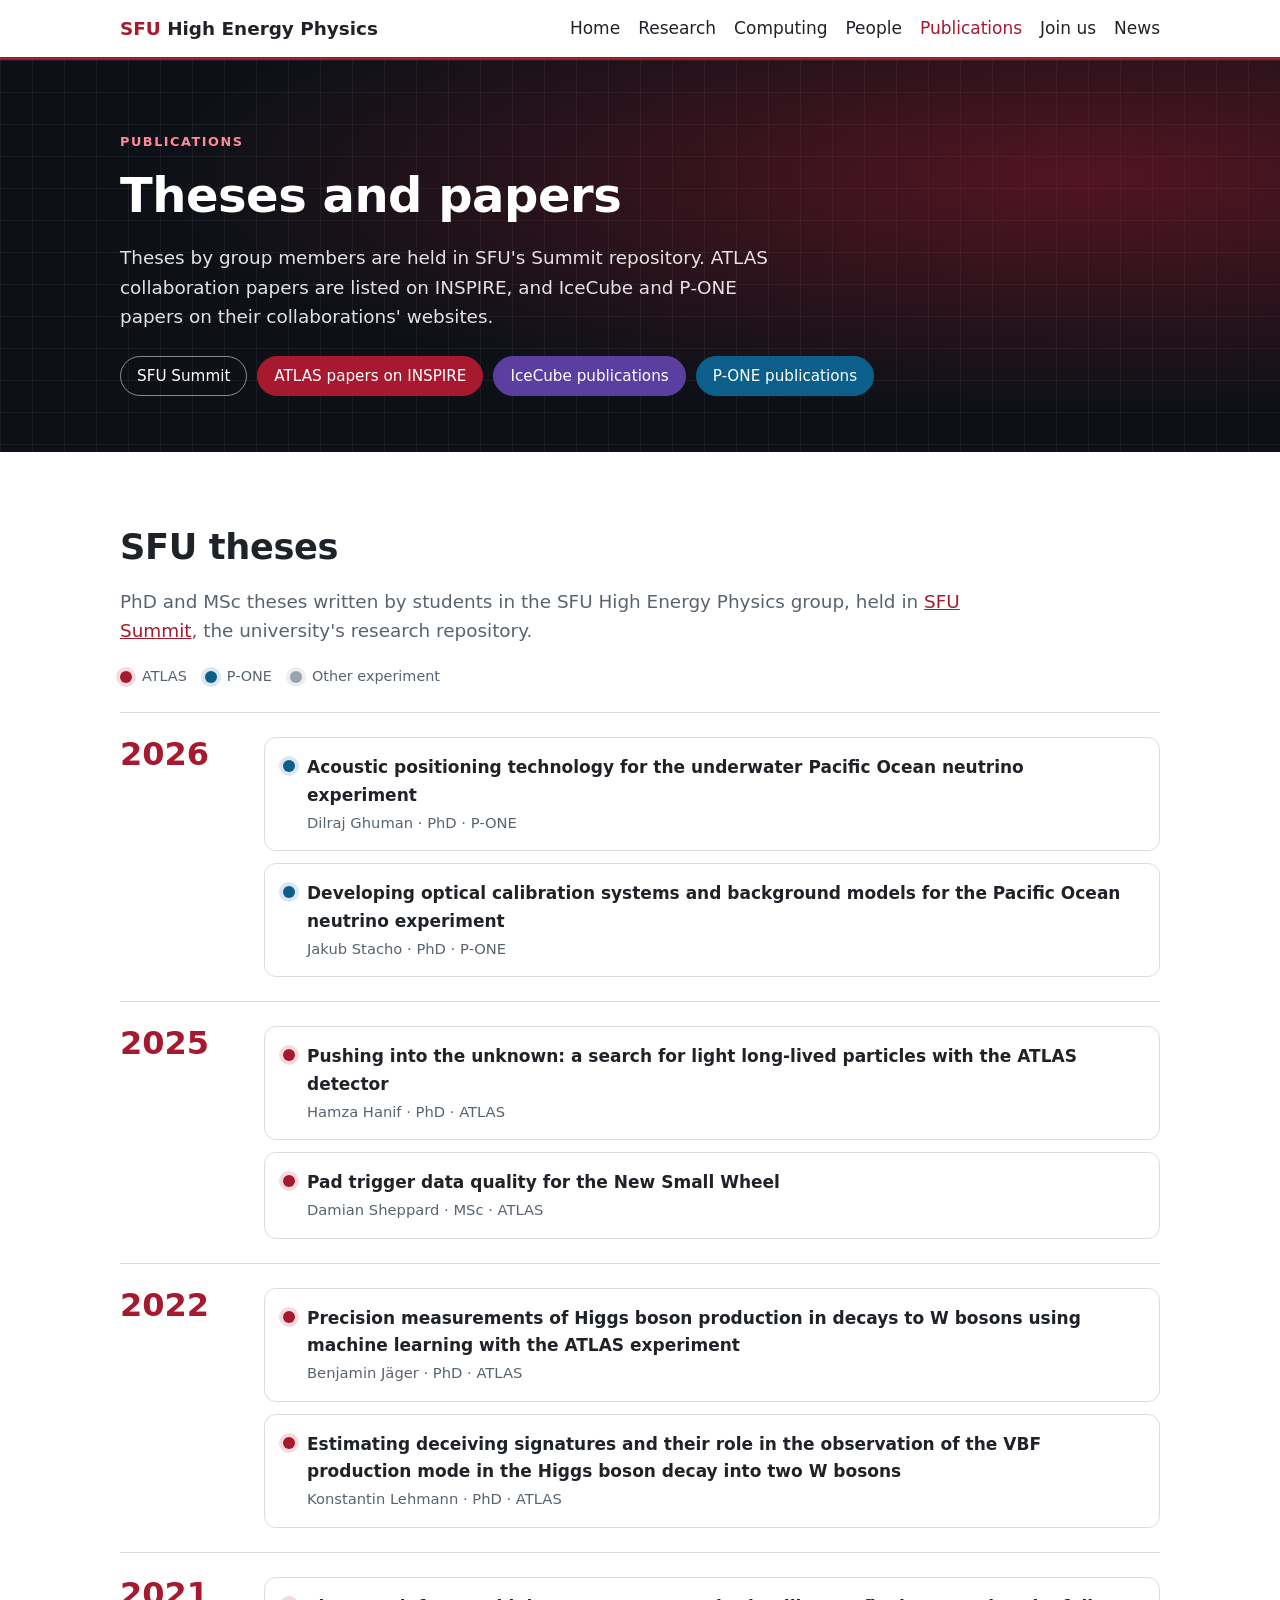
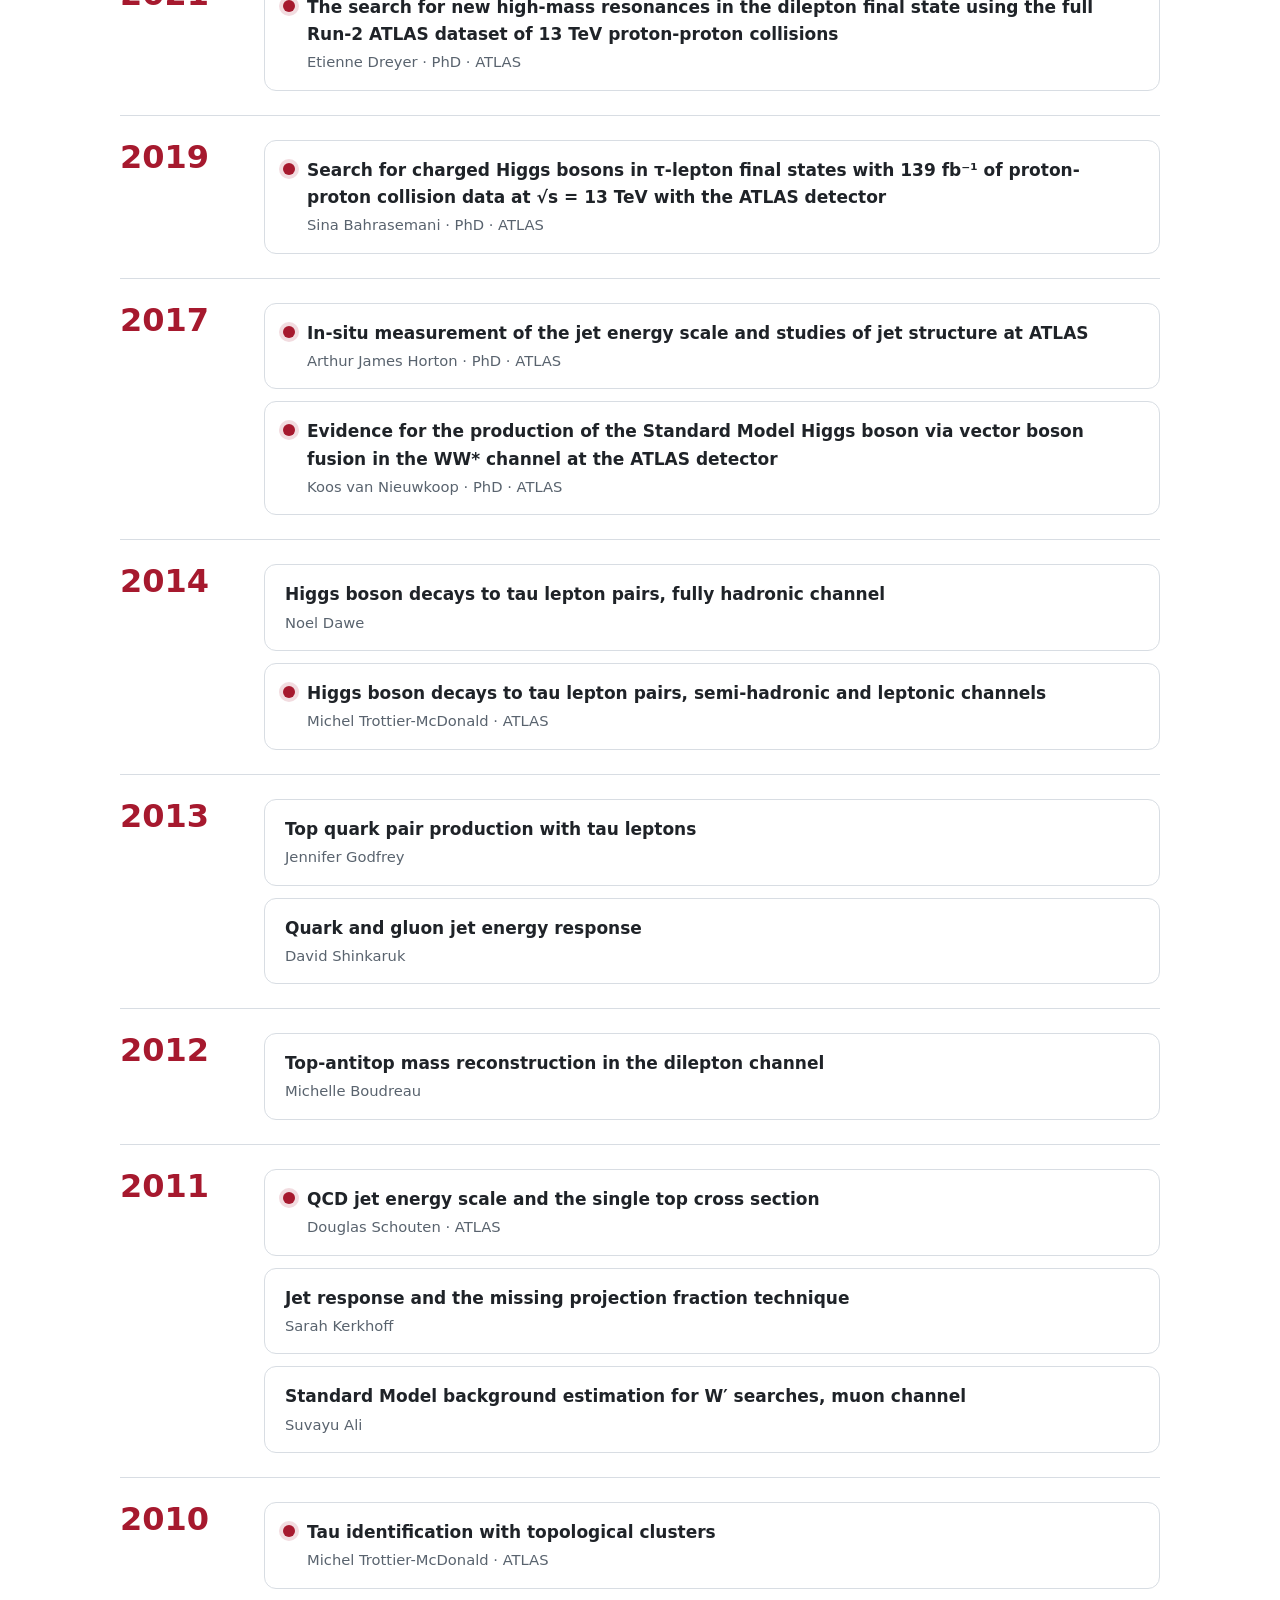
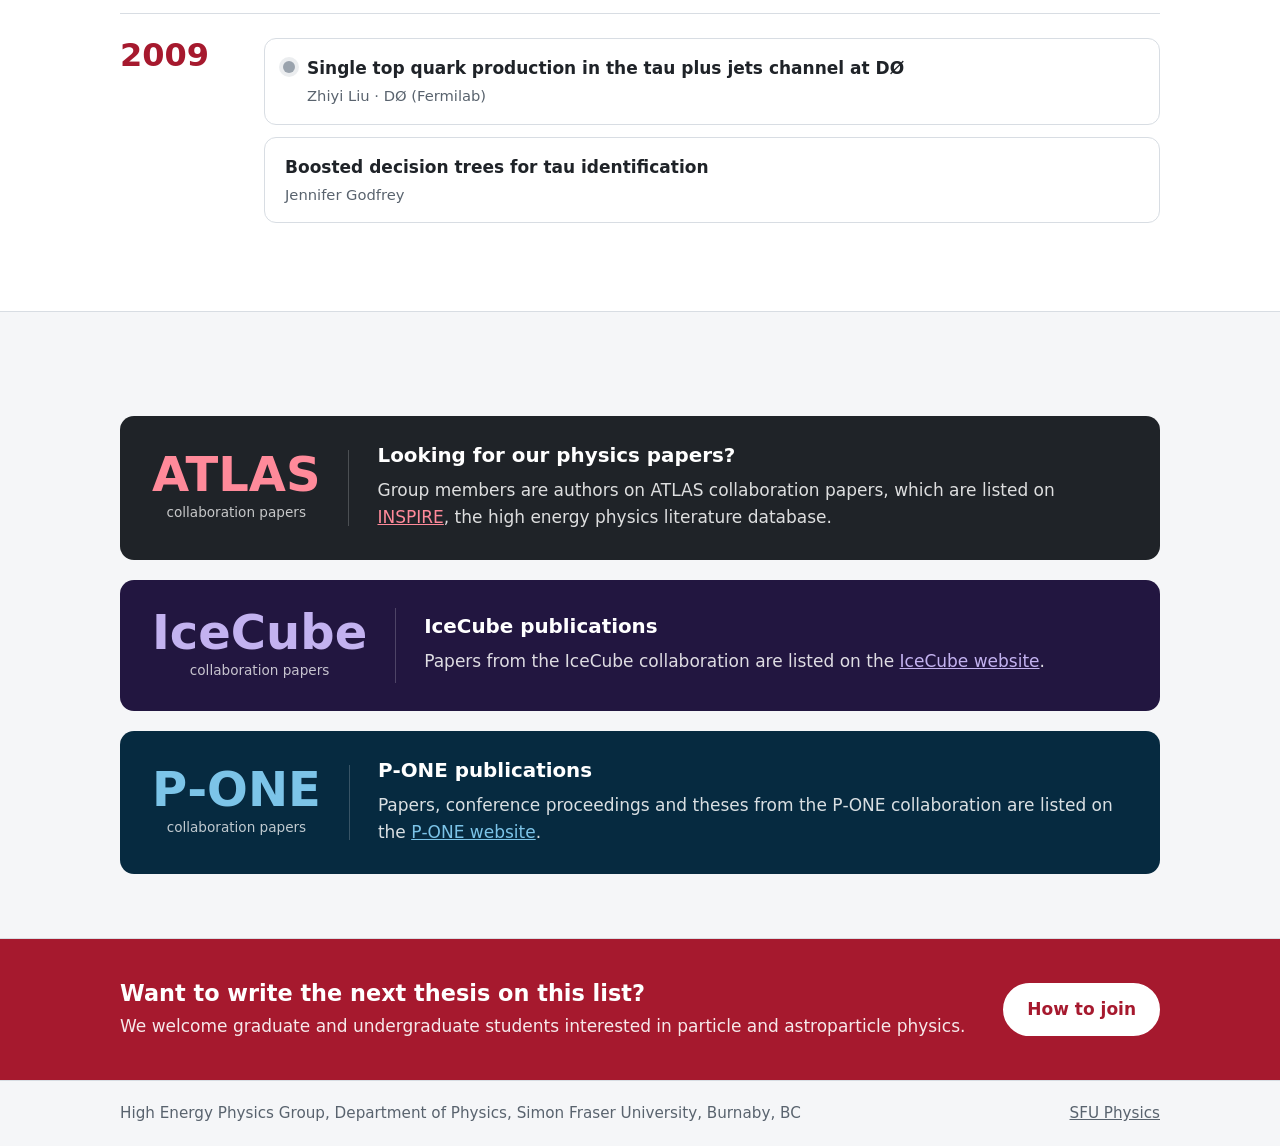
<file: publications.html>
<!doctype html>
<html lang="en">
<head>
  <meta charset="utf-8">
  <meta name="viewport" content="width=device-width, initial-scale=1">
  <title>Publications | SFU High Energy Physics</title>
  <link rel="stylesheet" href="css/style.css">
</head>
<body>
  <!-- HEADER: the same block is on every page. If you change it, change it on all pages. -->
  <header class="site-header">
    <div class="wrap">
      <a class="brand" href="index.html"><span>SFU</span> High Energy Physics</a>
      <nav class="site-nav" aria-label="Main">
        <ul>
        <li><a href="index.html">Home</a></li>
        <li><a href="research.html">Research</a></li>
        <li><a href="computing.html">Computing</a></li>
        <li><a href="people.html">People</a></li>
        <li><a href="publications.html" aria-current="page">Publications</a></li>
        <li><a href="join.html">Join us</a></li>
        <li><a href="news.html">News</a></li>
        </ul>
      </nav>
    </div>
  </header>
  <!-- END HEADER -->

  <!-- PAGE HERO: see research.html for how this block works. -->
  <section class="page-hero page-hero-grid">
    <div class="wrap page-hero-text">
      <p class="eyebrow">Publications</p>
      <h1>Theses and papers</h1>
      <p class="lead">Theses by group members are held in SFU's Summit repository. ATLAS collaboration papers are listed on INSPIRE, and IceCube and P&#8209;ONE papers on their collaborations' websites.</p>
      <!-- Same pill links as the News page header: neutral first, then one per experiment in its colour. -->
      <nav class="jump-links" aria-label="Where to find publications">
        <a href="https://summit.sfu.ca">SFU Summit</a>
        <a class="jump-atlas" href="https://inspirehep.net">ATLAS papers on INSPIRE</a>
        <a class="jump-ice" href="https://icecube.wisc.edu/science/publications/">IceCube publications</a>
        <a class="jump-pone" href="https://www.pacific-neutrino.org/main-menu/publications">P&#8209;ONE publications</a>
      </nav>
    </div>
  </section>

  <main class="research">
    <section class="research-section">
      <div class="wrap">
        <h2 class="section-title">SFU theses</h2>
        <p class="lead">PhD and MSc theses written by students in the SFU High Energy Physics group, held in <a href="https://summit.sfu.ca">SFU Summit</a>, the university's research repository.</p>
        <p class="dot-key"><span class="dot dot-atlas"></span>ATLAS <span class="dot dot-pone"></span>P&#8209;ONE <span class="dot dot-other"></span>Other experiment</p>
        <!-- Newest first, grouped by year. To add a thesis, copy one <li class="thesis ..."> block into the right year. Coloured dot: class "thesis-atlas" (red), "thesis-pone" (blue) or "thesis-other" (grey); plain "thesis" for no dot (or copy a whole year block for a new year).
             Entries below are topic summaries; replace them with the exact thesis titles from Summit. -->
        <!-- 2015 onward was checked against INSPIRE (inspirehep.net) in October 2026, and each degree confirmed from the thesis title page or Summit record.
             INSPIRE often labels MSc theses as PhD, so always check the degree on Summit. INSPIRE can also miss MSc theses entirely.
             TODO: check SFU Summit for MSc theses from 2015 onward. -->
        <div class="thesis-years">
          <div class="thesis-year">
            <h3 class="year">2026</h3>
            <ul class="theses">
              <li class="thesis thesis-pone"><a href="https://summit.sfu.ca/item/40552">Acoustic positioning technology for the underwater Pacific Ocean neutrino experiment</a><span class="author">Dilraj Ghuman · PhD · P&#8209;ONE</span></li>
              <li class="thesis thesis-pone"><a href="https://summit.sfu.ca/item/40537">Developing optical calibration systems and background models for the Pacific Ocean neutrino experiment</a><span class="author">Jakub Stacho · PhD · P&#8209;ONE</span></li>
            </ul>
          </div>
          <div class="thesis-year">
            <h3 class="year">2025</h3>
            <ul class="theses">
              <li class="thesis thesis-atlas"><a href="https://summit.sfu.ca/item/39600">Pushing into the unknown: a search for light long-lived particles with the ATLAS detector</a><span class="author">Hamza Hanif · PhD · ATLAS</span></li>
              <li class="thesis thesis-atlas"><a href="https://summit.sfu.ca/item/40418">Pad trigger data quality for the New Small Wheel</a><span class="author">Damian Sheppard · MSc · ATLAS</span></li>
            </ul>
          </div>
          <div class="thesis-year">
            <h3 class="year">2022</h3>
            <ul class="theses">
              <li class="thesis thesis-atlas"><a href="https://summit.sfu.ca/item/35404">Precision measurements of Higgs boson production in decays to W bosons using machine learning with the ATLAS experiment</a><span class="author">Benjamin Jäger · PhD · ATLAS</span></li>
              <li class="thesis thesis-atlas"><a href="https://summit.sfu.ca/item/34890">Estimating deceiving signatures and their role in the observation of the VBF production mode in the Higgs boson decay into two W bosons</a><span class="author">Konstantin Lehmann · PhD · ATLAS</span></li>
            </ul>
          </div>
          <div class="thesis-year">
            <h3 class="year">2021</h3>
            <ul class="theses">
              <li class="thesis thesis-atlas"><a href="https://summit.sfu.ca/item/35480">The search for new high-mass resonances in the dilepton final state using the full Run-2 ATLAS dataset of 13 TeV proton-proton collisions</a><span class="author">Etienne Dreyer · PhD · ATLAS</span></li>
            </ul>
          </div>
          <div class="thesis-year">
            <h3 class="year">2019</h3>
            <ul class="theses">
              <li class="thesis thesis-atlas"><a href="https://summit.sfu.ca/item/20424">Search for charged Higgs bosons in τ-lepton final states with 139 fb⁻¹ of proton-proton collision data at √s = 13 TeV with the ATLAS detector</a><span class="author">Sina Bahrasemani · PhD · ATLAS</span></li>
            </ul>
          </div>
          <div class="thesis-year">
            <h3 class="year">2017</h3>
            <ul class="theses">
              <li class="thesis thesis-atlas"><a href="https://summit.sfu.ca/item/17874">In-situ measurement of the jet energy scale and studies of jet structure at ATLAS</a><span class="author">Arthur James Horton · PhD · ATLAS</span></li>
              <li class="thesis thesis-atlas"><a href="https://summit.sfu.ca/item/17236">Evidence for the production of the Standard Model Higgs boson via vector boson fusion in the WW* channel at the ATLAS detector</a><span class="author">Koos van Nieuwkoop · PhD · ATLAS</span></li>
            </ul>
          </div>
          <div class="thesis-year">
            <h3 class="year">2014</h3>
            <ul class="theses">
              <li class="thesis"><a href="http://summit.sfu.ca/item/14657">Higgs boson decays to tau lepton pairs, fully hadronic channel</a><span class="author">Noel Dawe</span></li>
              <li class="thesis thesis-atlas"><a href="http://summit.sfu.ca/item/14160">Higgs boson decays to tau lepton pairs, semi-hadronic and leptonic channels</a><span class="author">Michel Trottier-McDonald · ATLAS</span></li>
            </ul>
          </div>
          <div class="thesis-year">
            <h3 class="year">2013</h3>
            <ul class="theses">
              <li class="thesis"><a href="http://summit.sfu.ca/item/12845">Top quark pair production with tau leptons</a><span class="author">Jennifer Godfrey</span></li>
              <li class="thesis"><a href="http://summit.sfu.ca/item/12944">Quark and gluon jet energy response</a><span class="author">David Shinkaruk</span></li>
            </ul>
          </div>
          <div class="thesis-year">
            <h3 class="year">2012</h3>
            <ul class="theses">
              <li class="thesis"><a href="http://summit.sfu.ca/item/12534">Top-antitop mass reconstruction in the dilepton channel</a><span class="author">Michelle Boudreau</span></li>
            </ul>
          </div>
          <div class="thesis-year">
            <h3 class="year">2011</h3>
            <ul class="theses">
              <li class="thesis thesis-atlas"><a href="http://summit.sfu.ca/item/11741">QCD jet energy scale and the single top cross section</a><span class="author">Douglas Schouten · ATLAS</span></li>
              <li class="thesis"><a href="http://summit.sfu.ca/item/11799">Jet response and the missing projection fraction technique</a><span class="author">Sarah Kerkhoff</span></li>
              <li class="thesis"><a href="http://summit.sfu.ca/item/11742">Standard Model background estimation for W′ searches, muon channel</a><span class="author">Suvayu Ali</span></li>
            </ul>
          </div>
          <div class="thesis-year">
            <h3 class="year">2010</h3>
            <ul class="theses">
              <li class="thesis thesis-atlas"><a href="http://summit.sfu.ca/item/11423">Tau identification with topological clusters</a><span class="author">Michel Trottier-McDonald · ATLAS</span></li>
            </ul>
          </div>
          <div class="thesis-year">
            <h3 class="year">2009</h3>
            <ul class="theses">
              <li class="thesis thesis-other"><a href="http://summit.sfu.ca/item/9918">Single top quark production in the tau plus jets channel at DØ</a><span class="author">Zhiyi Liu · DØ (Fermilab)</span></li>
              <li class="thesis"><a href="http://summit.sfu.ca/item/9379">Boosted decision trees for tau identification</a><span class="author">Jennifer Godfrey</span></li>
            </ul>
          </div>
        </div>
      </div>
    </section>

    <section class="research-section section-alt">
      <div class="wrap">
        <div class="callout">
          <div class="callout-stat"><strong>ATLAS</strong><span>collaboration papers</span></div>
          <div>
            <h3>Looking for our physics papers?</h3>
            <p>Group members are authors on ATLAS collaboration papers, which are listed on <a class="on-dark" href="https://inspirehep.net">INSPIRE</a>, the high energy physics literature database.</p>
          </div>
        </div>
        <div class="callout callout-ice">
          <div class="callout-stat"><strong>IceCube</strong><span>collaboration papers</span></div>
          <div>
            <h3>IceCube publications</h3>
            <p>Papers from the IceCube collaboration are listed on the <a class="on-dark" href="https://icecube.wisc.edu/science/publications/">IceCube website</a>.</p>
          </div>
        </div>
        <div class="callout callout-ocean">
          <div class="callout-stat"><strong>P&#8209;ONE</strong><span>collaboration papers</span></div>
          <div>
            <h3>P&#8209;ONE publications</h3>
            <p>Papers, conference proceedings and theses from the P&#8209;ONE collaboration are listed on the <a class="on-dark" href="https://www.pacific-neutrino.org/main-menu/publications">P&#8209;ONE website</a>.</p>
          </div>
        </div>
      </div>
    </section>
    <section class="cta">
      <div class="wrap">
        <div>
          <h2>Want to write the next thesis on this list?</h2>
          <p>We welcome graduate and undergraduate students interested in particle and astroparticle physics.</p>
        </div>
        <a class="button button-light" href="join.html">How to join</a>
      </div>
    </section>
  </main>

  <!-- FOOTER: the same block is on every page. -->
  <footer class="site-footer">
    <div class="wrap">
      <span>High Energy Physics Group, Department of Physics, Simon Fraser University, Burnaby, BC</span>
      <span><a href="https://www.sfu.ca/physics.html">SFU Physics</a></span>
    </div>
  </footer>
  <!-- END FOOTER -->
</body>
</html>
</file>
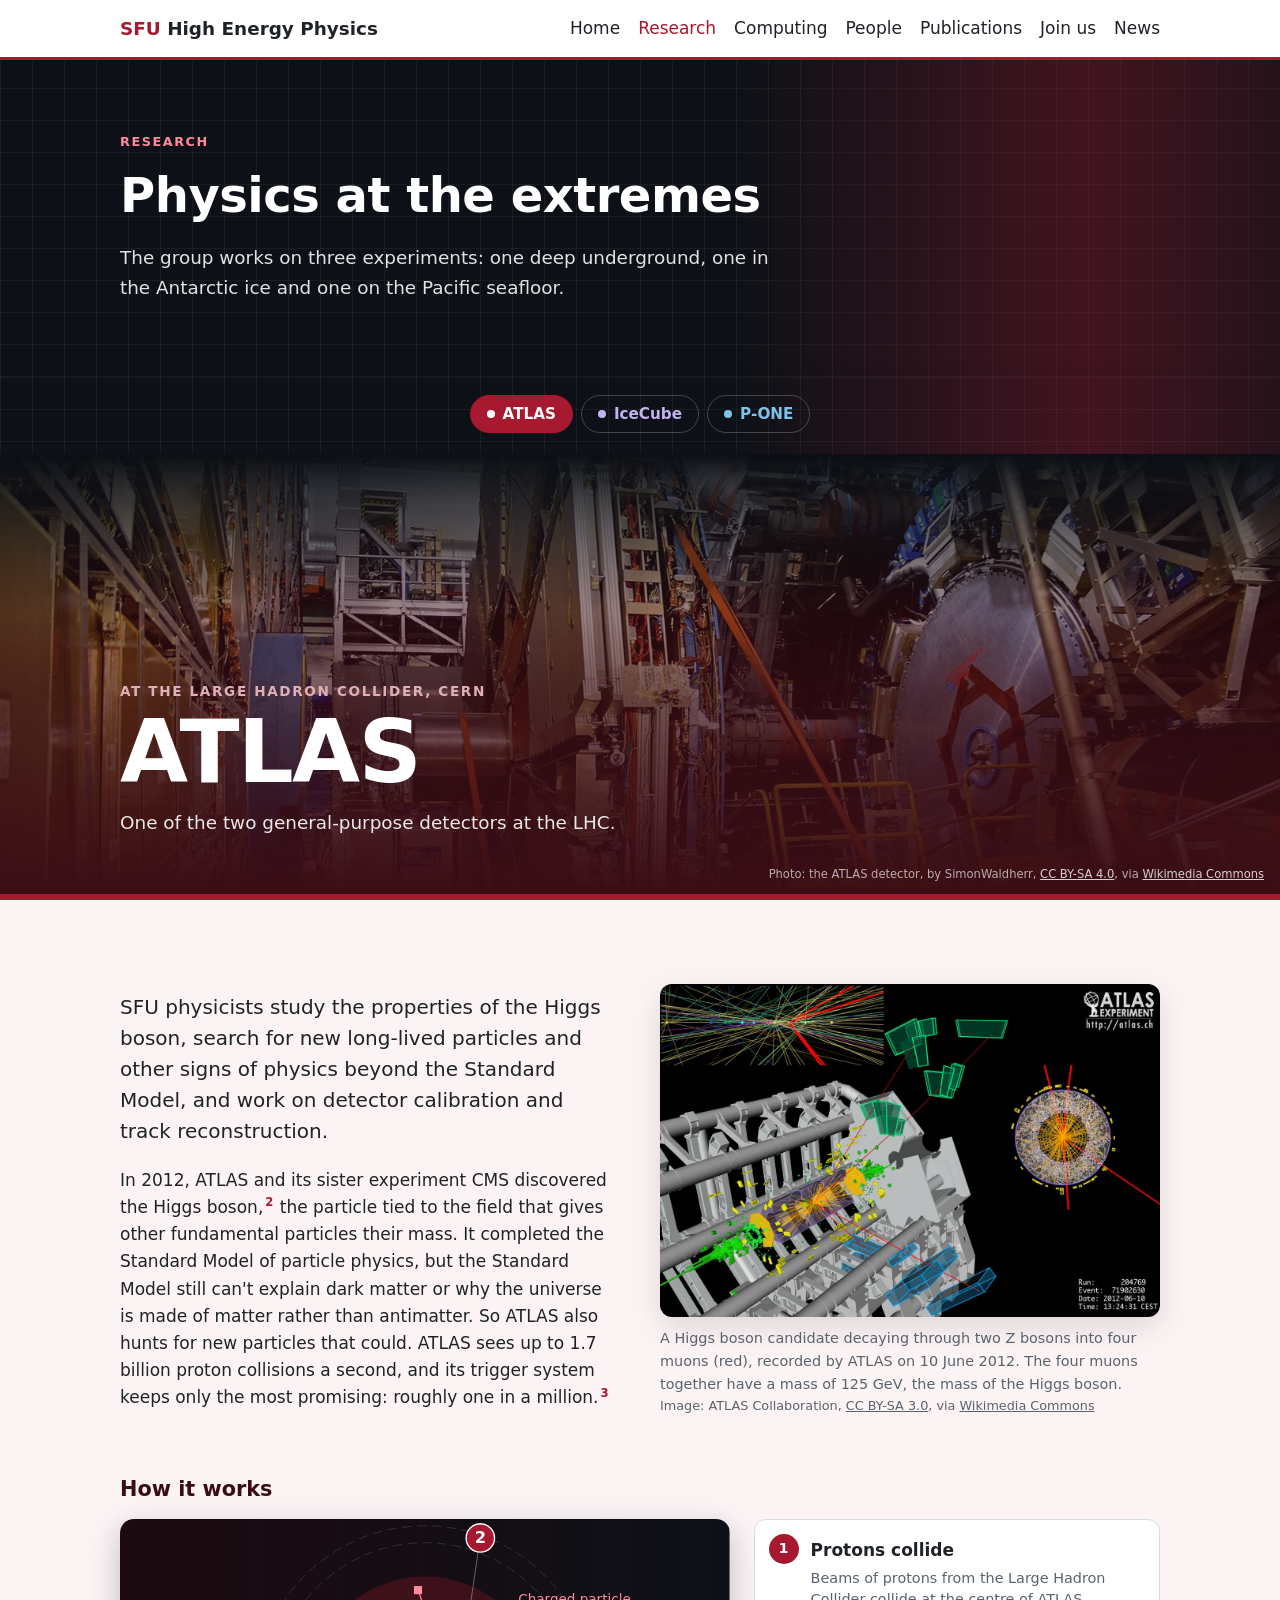
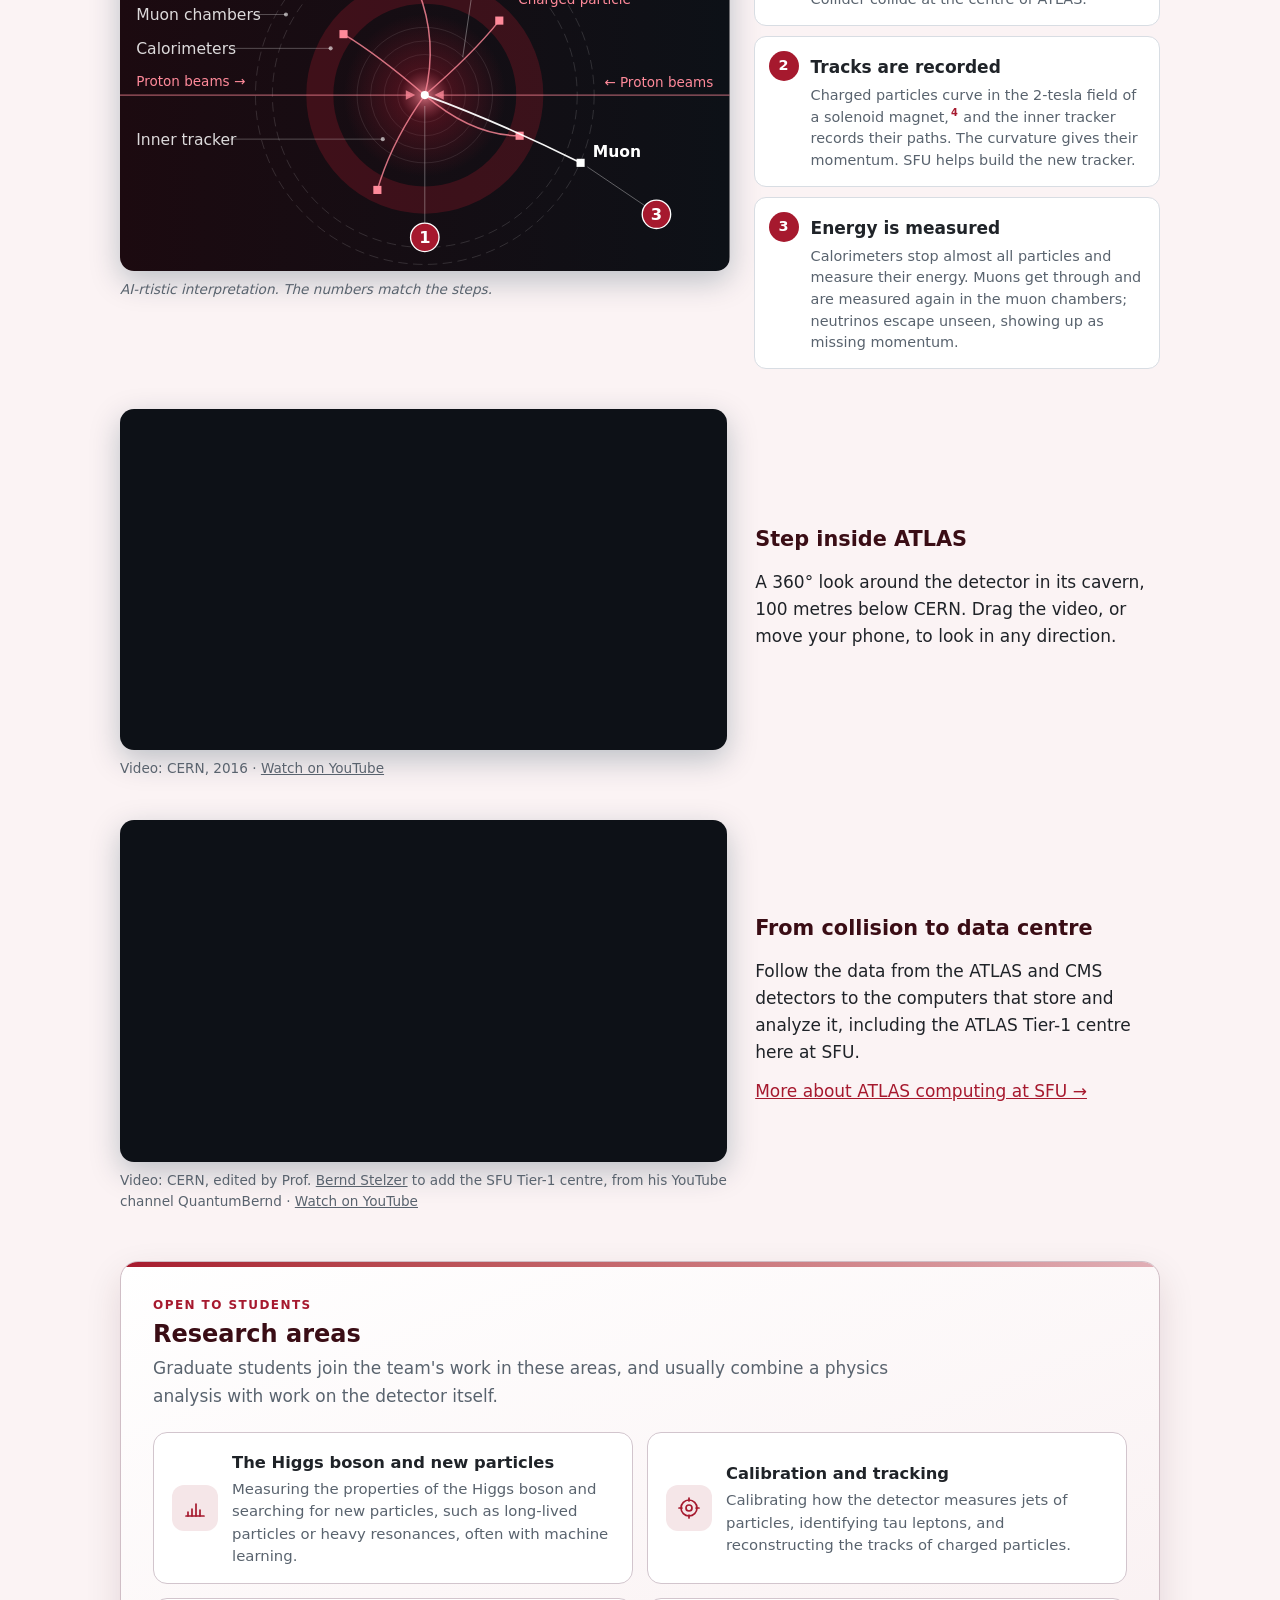
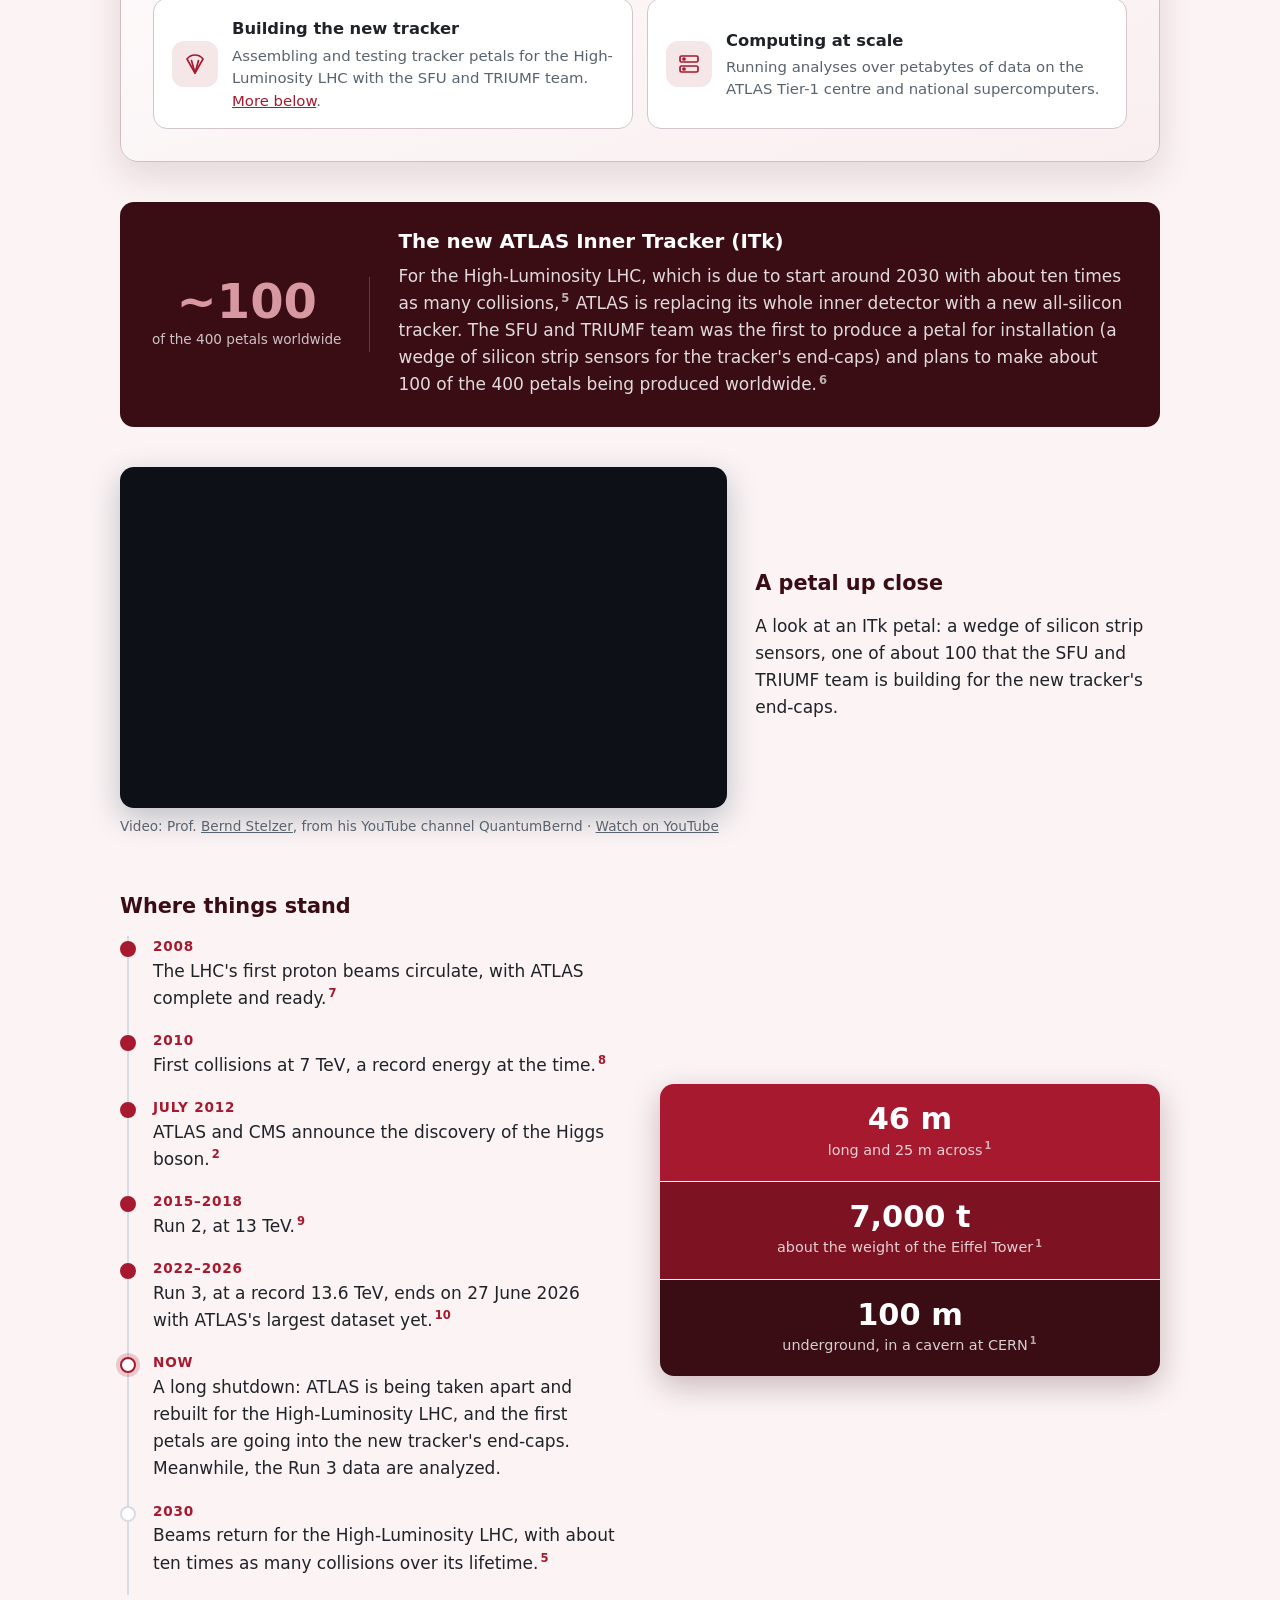
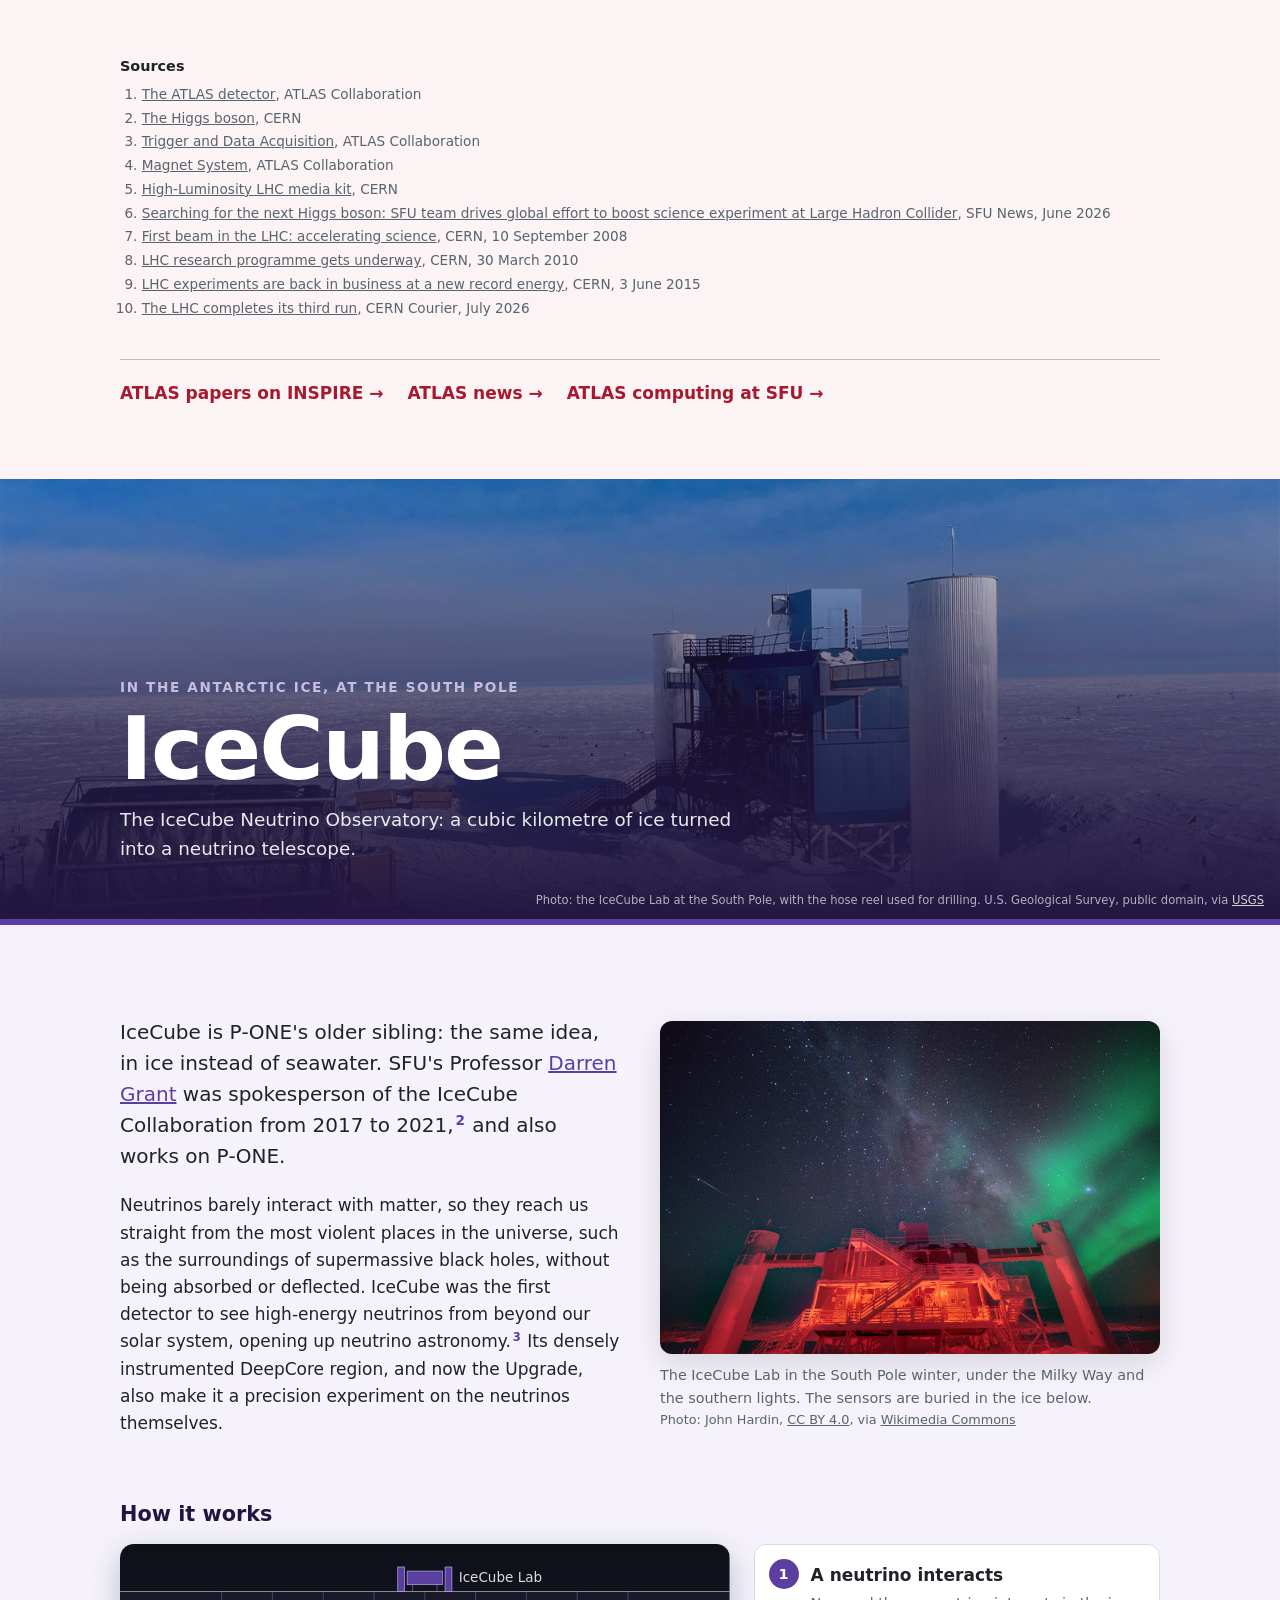
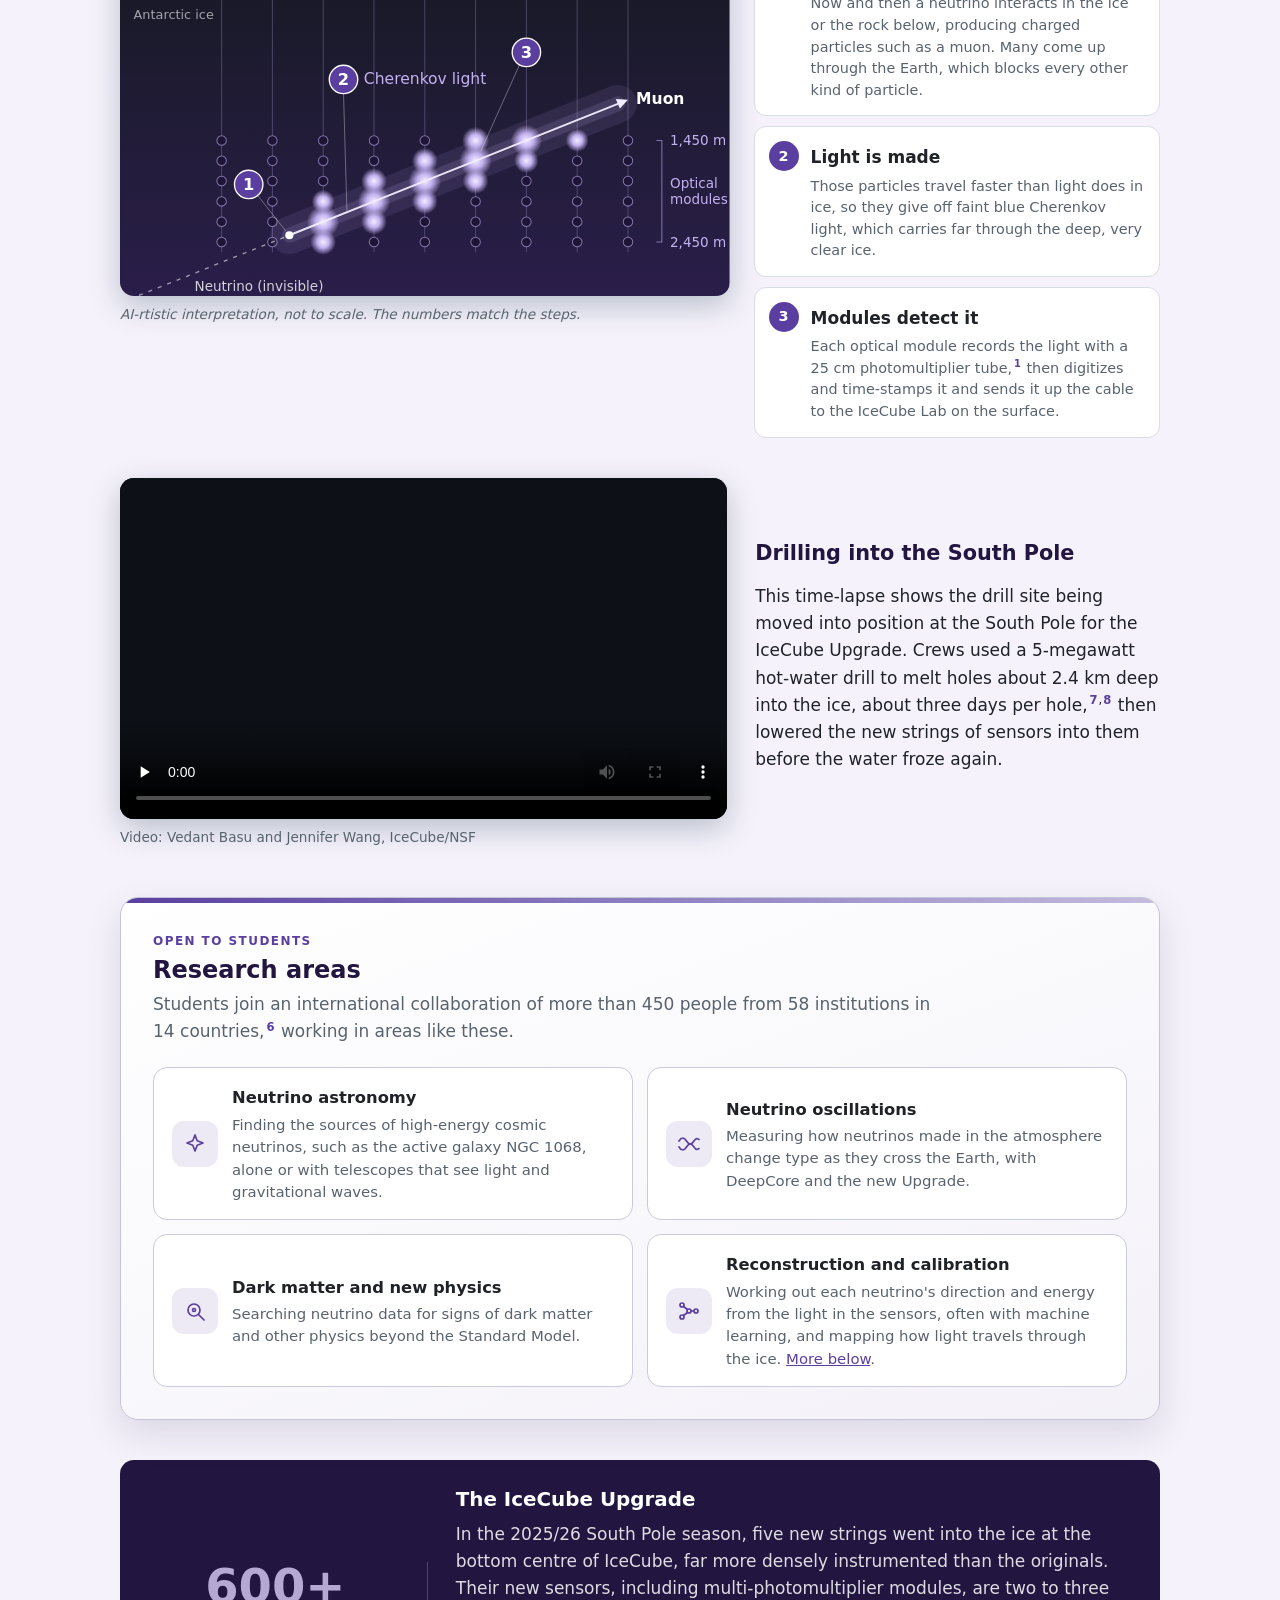
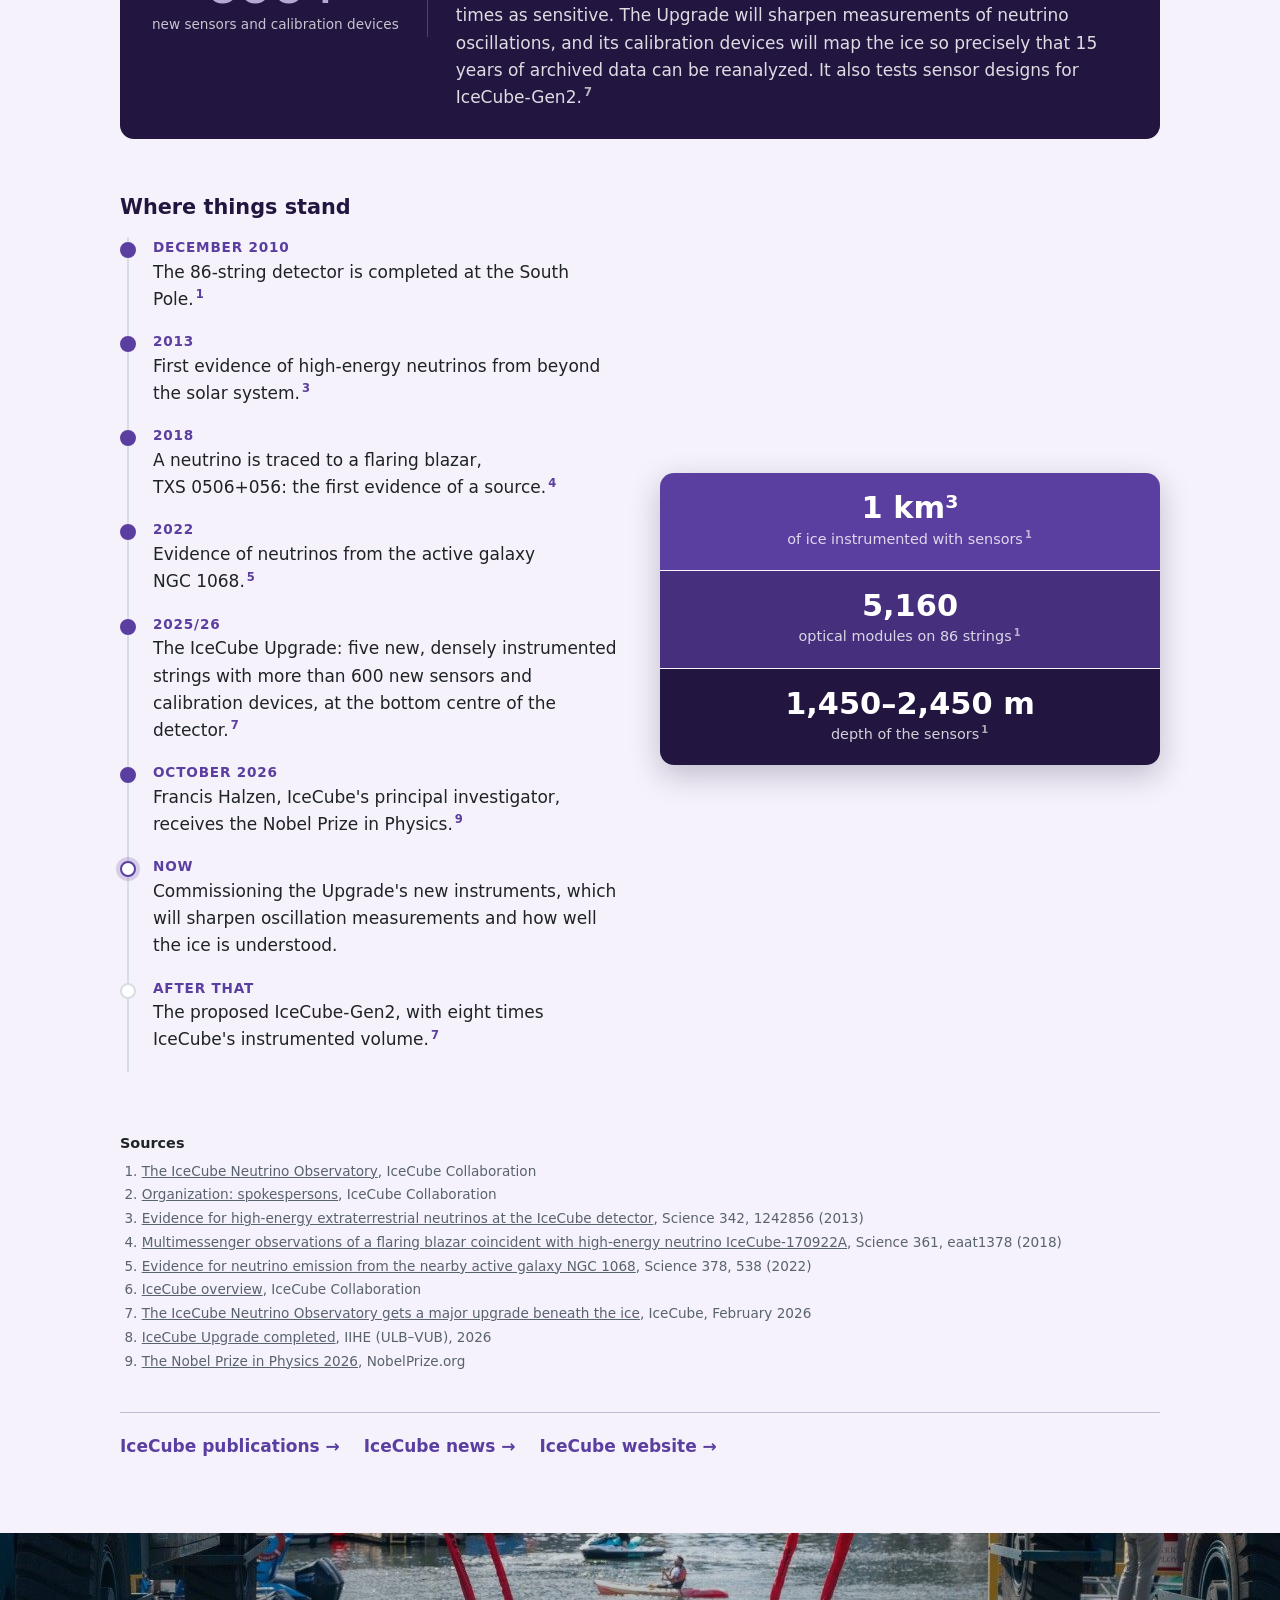
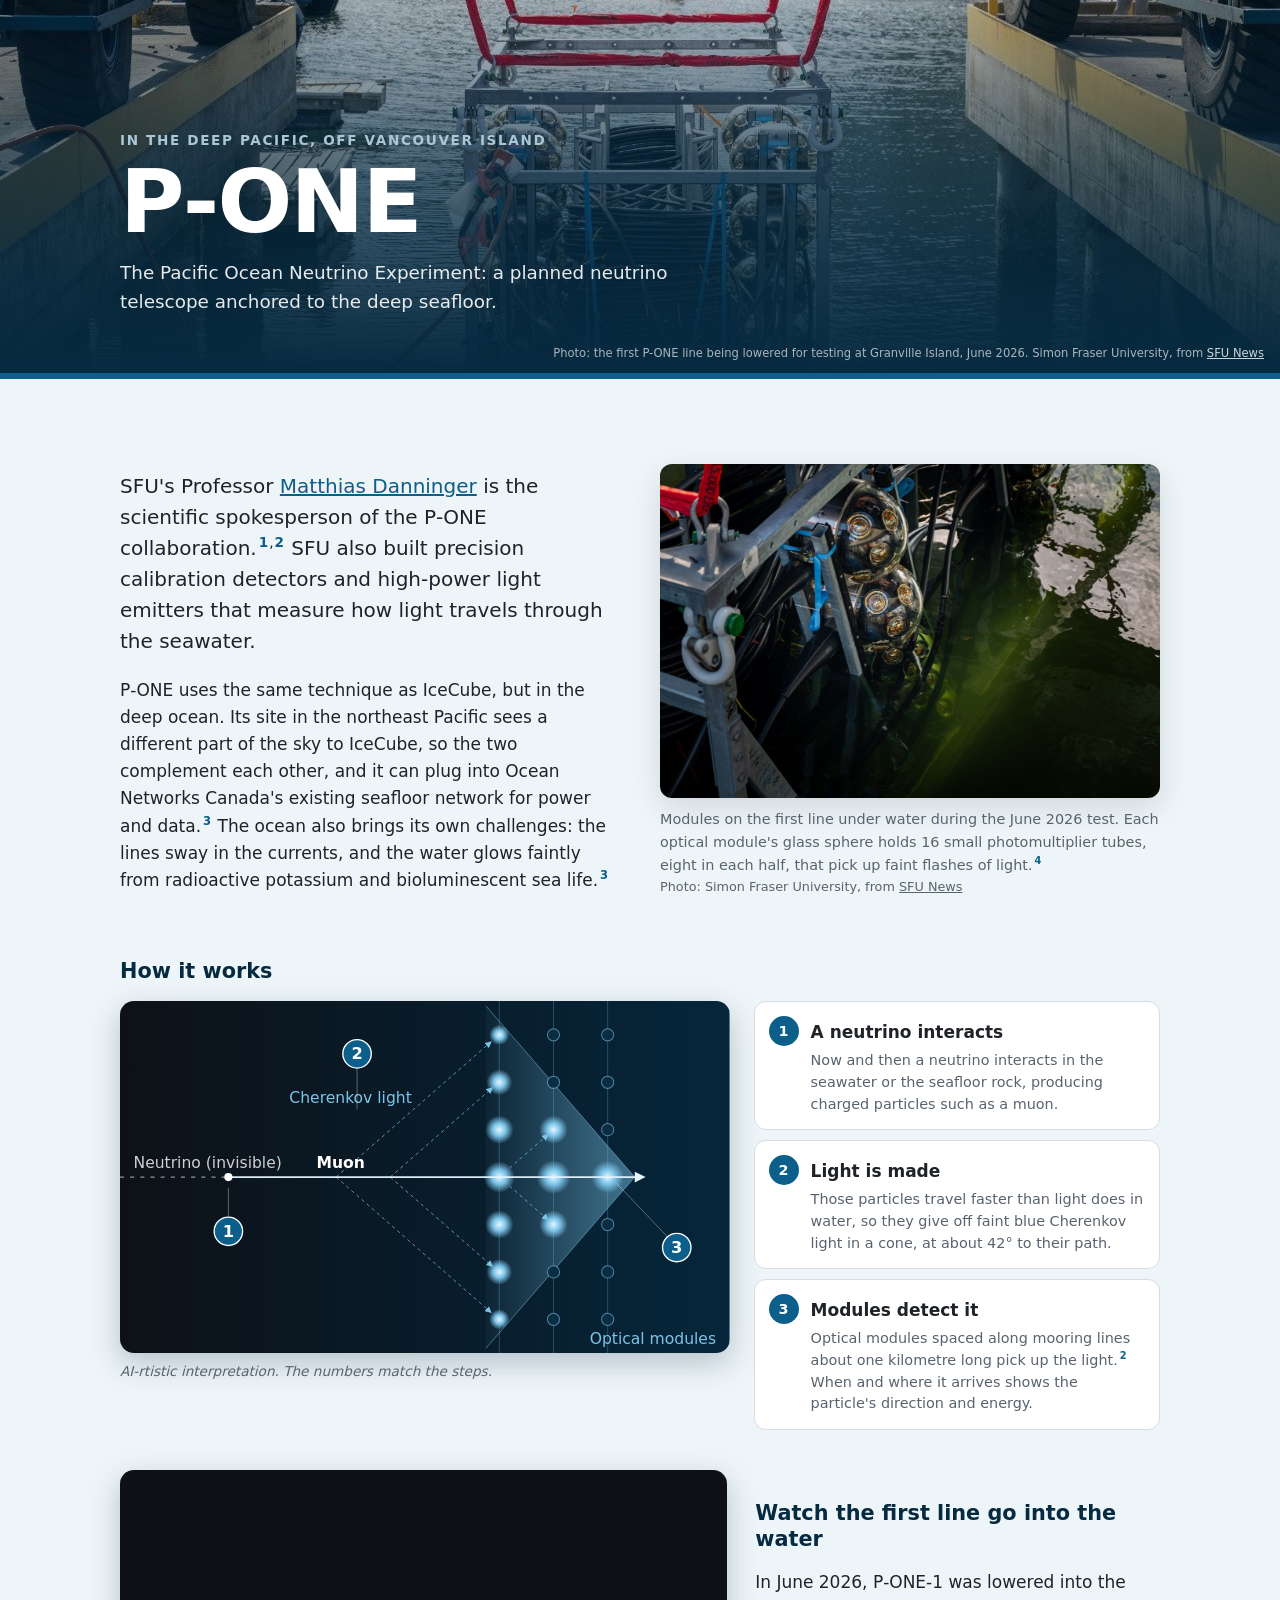
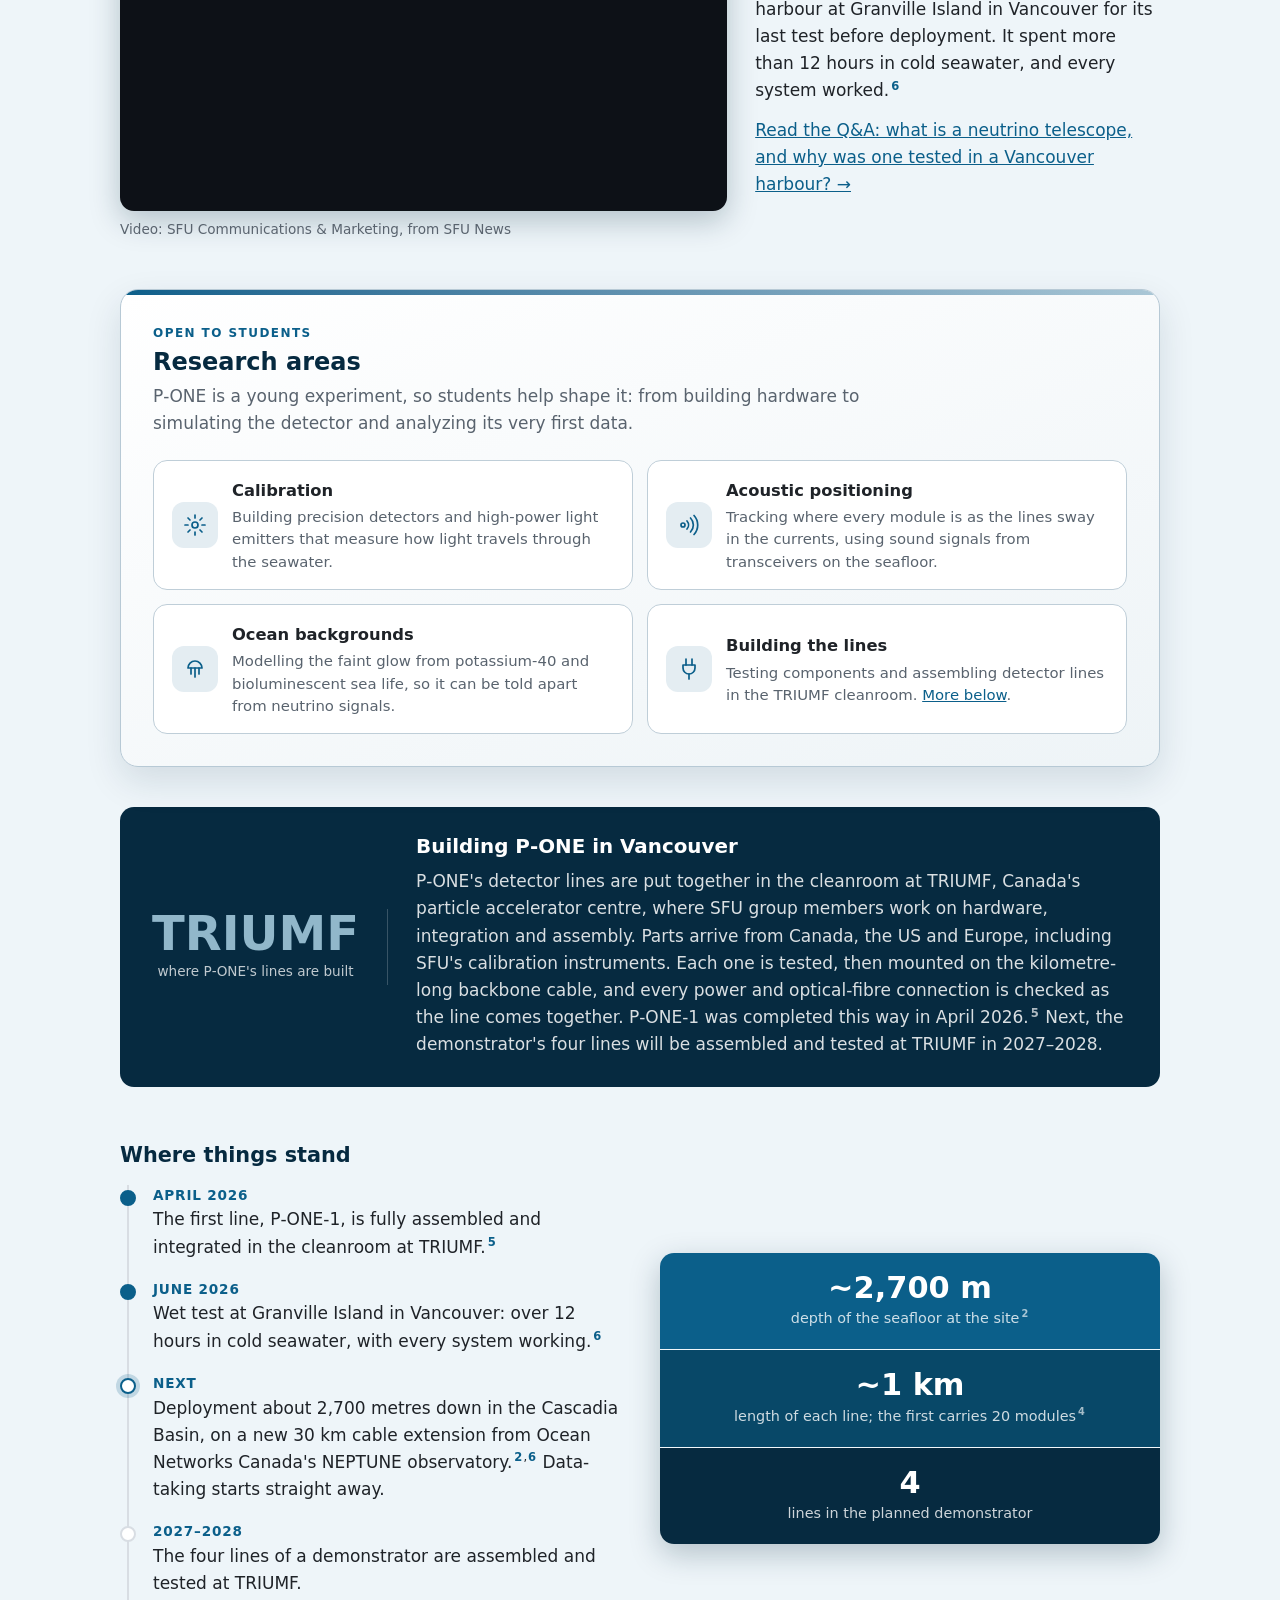
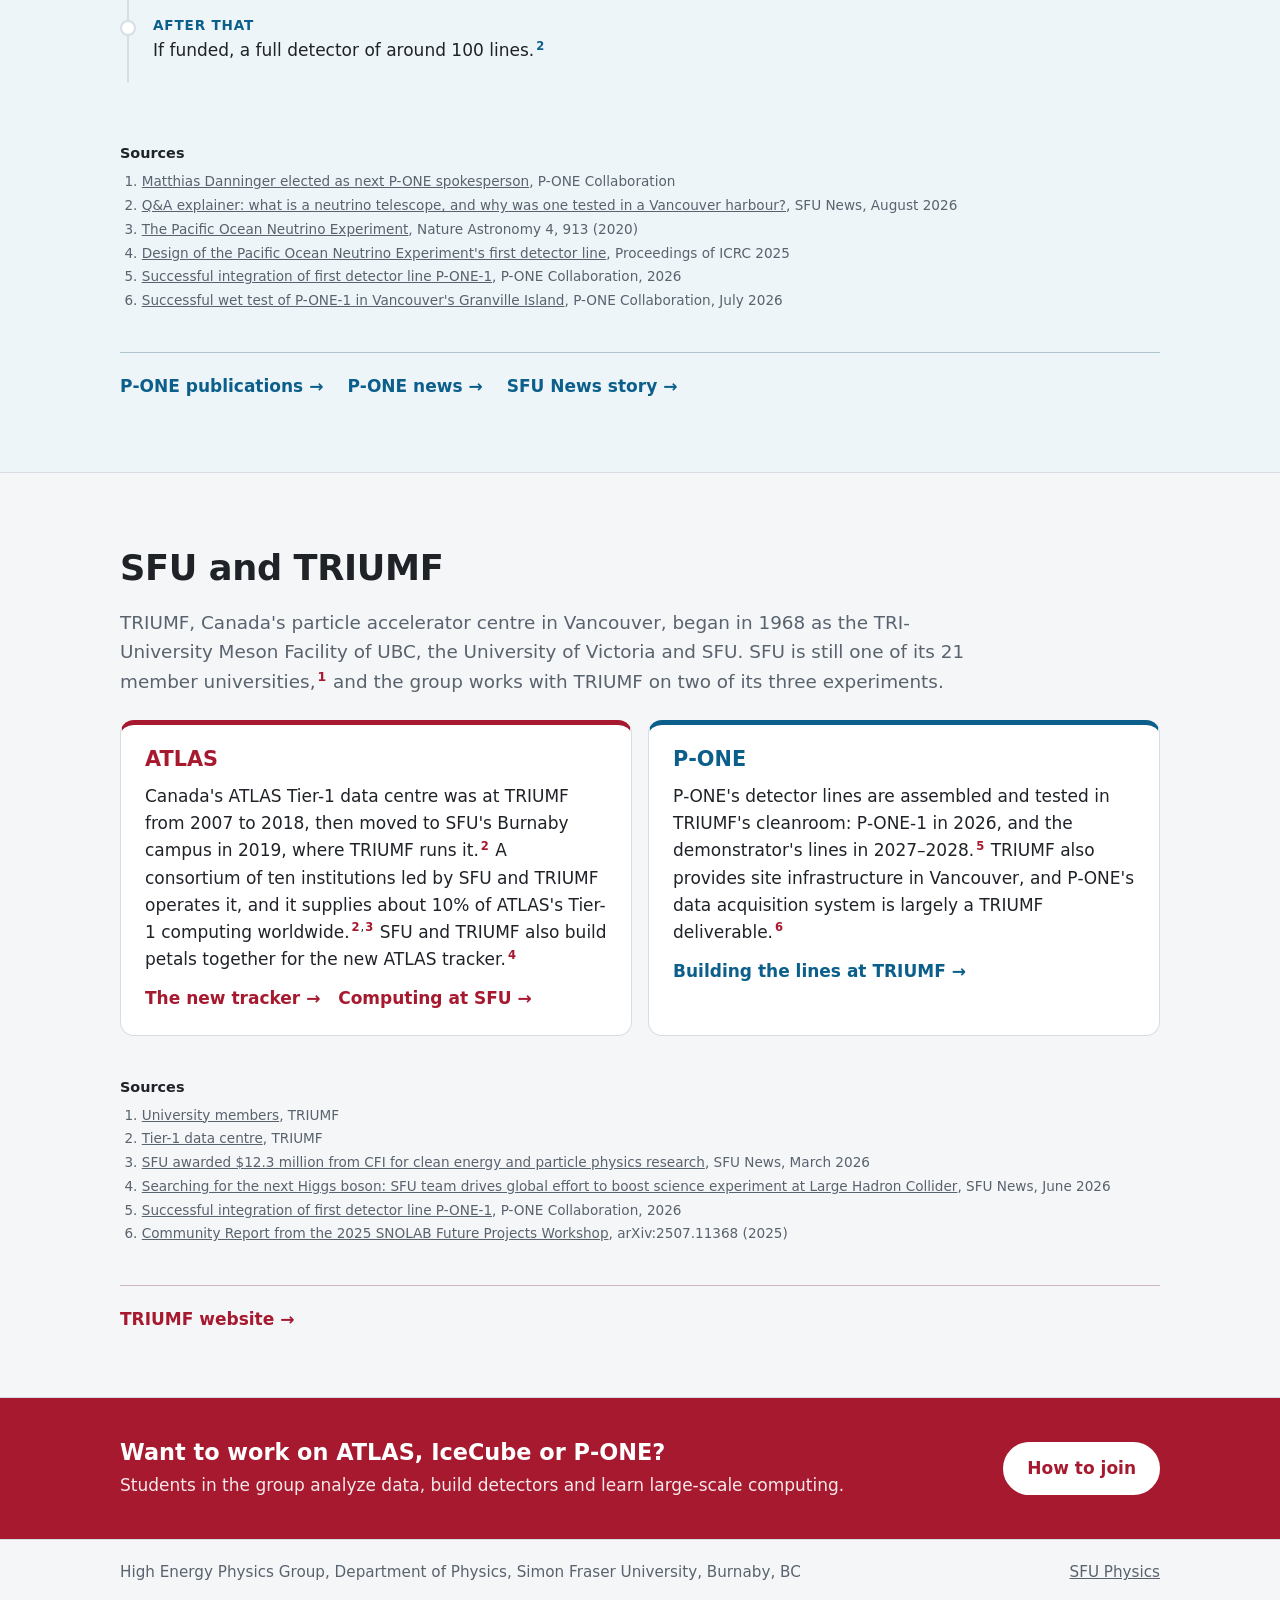
<file: research.html>
<!doctype html>
<html lang="en">
<head>
  <meta charset="utf-8">
  <meta name="viewport" content="width=device-width, initial-scale=1">
  <title>Research | SFU High Energy Physics</title>
  <link rel="stylesheet" href="css/style.css">
</head>
<body>
  <!-- HEADER: the same block is on every page. If you change it, change it on all pages. -->
  <header class="site-header">
    <div class="wrap">
      <a class="brand" href="index.html"><span>SFU</span> High Energy Physics</a>
      <nav class="site-nav" aria-label="Main">
        <ul>
        <li><a href="index.html">Home</a></li>
        <li><a href="research.html" aria-current="page">Research</a></li>
        <li><a href="computing.html">Computing</a></li>
        <li><a href="people.html">People</a></li>
        <li><a href="publications.html">Publications</a></li>
        <li><a href="join.html">Join us</a></li>
        <li><a href="news.html">News</a></li>
        </ul>
      </nav>
    </div>
  </header>
  <!-- END HEADER -->

  <!-- PAGE HERO: the dark banner at the top of every page except Home. Add class "page-hero-grid" for the faint grid pattern,
       or put <img class="page-hero-bg" src="..." alt=""> first inside the section for a photo background (see join.html). -->
  <section class="page-hero page-hero-grid">
    <div class="wrap page-hero-text">
      <p class="eyebrow">Research</p>
      <h1>Physics at the extremes</h1>
      <!-- The experiments themselves are listed by the buttons just below, and each chapter's banner says where it is. -->
      <p class="lead">The group works on three experiments: one deep underground, one in the Antarctic ice and one on the Pacific seafloor.</p>
    </div>
  </section>

  <main class="research">

    <!-- The three chapters are wrapped in .chapters so the project switcher sticks to the top only while you are inside them. -->
    <div class="chapters">

    <!-- PROJECT SWITCHER: stays at the top of the screen while you scroll through the chapters. js/project-switch.js (linked at the
         bottom of the page) highlights the chapter you are reading and fills the thin line under the bar as you go.
         To add an experiment, add a link here whose href matches its chapter's id, and a colour for it in style.css (.project-switch). -->
    <nav class="project-switch" aria-label="Experiments">
      <div class="wrap">
        <a class="switch-atlas" href="#atlas">ATLAS</a>
        <a class="switch-ice" href="#icecube">IceCube</a>
        <a class="switch-pone" href="#p-one">P&#8209;ONE</a>
      </div>
    </nav>

    <!-- ===================== ATLAS (red) ===================== -->
    <section id="atlas" class="chapter chapter-atlas">
      <!-- Chapter banner: a full-width photo with the experiment's name. Keep the credit line. -->
      <header class="chapter-banner">
        <img src="images/atlas-side.jpg" alt="Side view of the ATLAS detector in its underground cavern, with walkways and yellow access platforms.">
        <div class="wrap chapter-banner-text">
          <p class="chapter-kicker">At the Large Hadron Collider, CERN</p>
          <h2>ATLAS</h2>
          <p class="chapter-tagline">One of the two general-purpose detectors at the LHC.</p>
        </div>
        <p class="chapter-credit">Photo: the ATLAS detector, by SimonWaldherr, <a href="https://creativecommons.org/licenses/by-sa/4.0/">CC BY-SA 4.0</a>, via <a href="https://commons.wikimedia.org/wiki/File:CERN_LHC_ATLAS_Detector.jpg">Wikimedia Commons</a></p>
      </header>

      <div class="chapter-body">
        <div class="wrap">
          <div class="split">
            <div>
              <p class="lead">SFU physicists study the properties of the Higgs boson, search for new long-lived particles and other signs of physics beyond the Standard Model, and work on detector calibration and track reconstruction.</p>
              <p>In 2012, ATLAS and its sister experiment CMS discovered the Higgs boson,<sup class="ref"><a href="https://home.cern/science/physics/higgs-boson" target="_blank" rel="noopener" title="The Higgs boson">2</a></sup> the particle tied to the field that gives other fundamental particles their mass. It completed the Standard Model of particle physics, but the Standard Model still can't explain dark matter or why the universe is made of matter rather than antimatter. So ATLAS also hunts for new particles that could. ATLAS sees up to 1.7 billion proton collisions a second, and its trigger system keeps only the most promising: roughly one in a million.<sup class="ref"><a href="https://atlas.cern/detector/trigger-daq" target="_blank" rel="noopener" title="Trigger and Data Acquisition">3</a></sup></p>
            </div>
            <!-- Photos: copy one <figure> block to add another. Always keep the credit line; most images we can use require it. -->
            <figure class="photo-figure">
              <img src="images/atlas-higgs-event.jpg" alt="ATLAS event display: four red muon tracks leaving the collision point through the detector.">
              <figcaption>A Higgs boson candidate decaying through two Z bosons into four muons (red), recorded by ATLAS on 10 June 2012. The four muons together have a mass of 125&nbsp;GeV, the mass of the Higgs boson.
                <span class="credit">Image: ATLAS Collaboration, <a href="https://creativecommons.org/licenses/by-sa/3.0/">CC BY-SA 3.0</a>, via <a href="https://commons.wikimedia.org/wiki/File:Event_display_of_a_4-muon_candidate_in_the_ATLAS_detector.png">Wikimedia Commons</a></span></figcaption>
            </figure>
          </div>

          <h3 class="subhead">How it works</h3>
          <div class="how-it-works">
          <!-- Diagram: the ATLAS half of the home page banner, labelled, with numbered markers matching the three steps beside it.
               Proton beams come in from both sides and collide at the centre (450, 260) (1). Charged particles curve in the
               magnetic field through the inner tracker, rings at r = 40 to 100 (2). The calorimeters (red band, r = 135 to 175)
               stop most of them; a muon (white) carries on to the muon chambers at r = 225 to 250 (3). Plain SVG. -->
          <figure class="diagram">
            <svg viewBox="0 0 900 520" role="img" aria-labelledby="atlas-diagram-title">
              <title id="atlas-diagram-title">Protons collide at the centre of ATLAS. Charged particles curve through the inner tracker, the calorimeters stop most of them and measure their energy, and a muon carries on to the outer muon chambers.</title>
              <defs>
                <linearGradient id="da-bg" x1="0" y1="0" x2="1" y2="0">
                  <stop offset="0" stop-color="#1c0a10"/>
                  <stop offset="1" stop-color="#0d1117"/>
                </linearGradient>
                <radialGradient id="da-glow" cx="0.5" cy="0.5" r="0.5">
                  <stop offset="0" stop-color="#ff8a9a" stop-opacity="0.8"/>
                  <stop offset="0.3" stop-color="#a6192e" stop-opacity="0.35"/>
                  <stop offset="1" stop-color="#a6192e" stop-opacity="0"/>
                </radialGradient>
              </defs>
              <rect width="900" height="520" fill="url(#da-bg)"/>

              <!-- detector layers: inner tracker, calorimeter band, muon chambers -->
              <g fill="none" stroke="#ffffff" stroke-opacity="0.16">
                <circle cx="450" cy="260" r="40"/><circle cx="450" cy="260" r="60"/><circle cx="450" cy="260" r="80"/><circle cx="450" cy="260" r="100"/>
              </g>
              <circle cx="450" cy="260" r="155" fill="none" stroke="#a6192e" stroke-opacity="0.28" stroke-width="40"/>
              <g fill="none" stroke="#ffffff" stroke-opacity="0.2">
                <circle cx="450" cy="260" r="225" stroke-dasharray="14 8"/><circle cx="450" cy="260" r="250" stroke-dasharray="14 8"/>
              </g>
              <circle cx="450" cy="260" r="120" fill="url(#da-glow)"/>

              <!-- the two proton beams, meeting in the middle -->
              <g stroke="#ff8a9a" stroke-opacity="0.6" stroke-width="2">
                <line x1="0" y1="260" x2="428" y2="260"/><line x1="900" y1="260" x2="472" y2="260"/>
              </g>
              <g fill="#ff8a9a" fill-opacity="0.8">
                <polygon points="436,260 422,253 422,267"/><polygon points="464,260 478,253 478,267"/>
              </g>

              <!-- charged particle tracks, curving in the magnetic field, stopping in the calorimeters -->
              <g fill="none" stroke="#ff8a9a" stroke-opacity="0.8" stroke-width="2.2" stroke-linecap="round">
                <path d="M450 260 Q 520 200 560 150"/>
                <path d="M450 260 Q 380 200 330 170"/>
                <path d="M450 260 Q 520 320 590 320"/>
                <path d="M450 260 Q 400 330 380 400"/>
                <path d="M450 260 Q 470 180 440 105"/>
              </g>
              <g fill="#ff8a9a">
                <rect x="554" y="144" width="12" height="12"/><rect x="324" y="164" width="12" height="12"/>
                <rect x="584" y="314" width="12" height="12"/><rect x="374" y="394" width="12" height="12"/>
                <rect x="434" y="99" width="12" height="12"/>
              </g>
              <!-- a muon: passes through everything to the muon chambers -->
              <path d="M450 260 Q 560 300 680 360" fill="none" stroke="#ffffff" stroke-opacity="0.95" stroke-width="2.6" stroke-linecap="round"/>
              <rect x="674" y="354" width="12" height="12" fill="#ffffff"/>
              <circle cx="450" cy="260" r="6" fill="#ffffff"/>

              <!-- labels -->
              <g font-family="system-ui, -apple-system, 'Segoe UI', Roboto, sans-serif" font-size="23" fill="#ffffff">
                <g stroke="#ffffff" stroke-opacity="0.4" stroke-width="1">
                  <line x1="196" y1="141" x2="245" y2="141"/>
                  <line x1="166" y1="191" x2="311" y2="191"/>
                  <line x1="162" y1="325" x2="388" y2="325"/>
                </g>
                <g fill="#ffffff" fill-opacity="0.6"><circle cx="245" cy="141" r="3"/><circle cx="311" cy="191" r="3"/><circle cx="388" cy="325" r="3"/></g>
                <text x="24" y="149" fill-opacity="0.85">Muon chambers</text>
                <text x="24" y="199" fill-opacity="0.85">Calorimeters</text>
                <text x="24" y="333" fill-opacity="0.85">Inner tracker</text>
                <text x="24" y="246" fill="#ff8a9a" font-size="20">Proton beams →</text>
                <text x="900" y="248" fill="#ff8a9a" font-size="20" text-anchor="end" transform="translate(-24 0)">← Proton beams</text>
                <text x="698" y="352" font-weight="600">Muon</text>
                <text x="588" y="126" fill="#ff8a9a" font-size="20">Charged particle</text>
              </g>

              <!-- numbered markers, matching the steps beside the diagram -->
              <g font-family="system-ui, -apple-system, 'Segoe UI', Roboto, sans-serif" font-size="24" font-weight="700" text-anchor="middle">
                <line x1="450" y1="276" x2="450" y2="452" stroke="#ffffff" stroke-opacity="0.5"/>
                <circle cx="450" cy="470" r="21" fill="#a6192e" stroke="#ffffff" stroke-width="2"/>
                <text x="450" y="477" dy="1" fill="#ffffff">1</text>
                <line x1="506" y1="204" x2="530" y2="40" stroke="#ffffff" stroke-opacity="0.5"/>
                <circle cx="532" cy="28" r="21" fill="#a6192e" stroke="#ffffff" stroke-width="2"/>
                <text x="532" y="35" dy="1" fill="#ffffff">2</text>
                <line x1="690" y1="366" x2="776" y2="424" stroke="#ffffff" stroke-opacity="0.5"/>
                <circle cx="792" cy="436" r="21" fill="#a6192e" stroke="#ffffff" stroke-width="2"/>
                <text x="792" y="443" dy="1" fill="#ffffff">3</text>
              </g>
            </svg>
            <figcaption>AI-rtistic interpretation. The numbers match the steps.</figcaption>
          </figure>
          <ol class="steps">
            <li><h4>Protons collide</h4><p>Beams of protons from the Large Hadron Collider collide at the centre of ATLAS.</p></li>
            <li><h4>Tracks are recorded</h4><p>Charged particles curve in the 2-tesla field of a solenoid magnet,<sup class="ref"><a href="https://atlas.cern/detector/magnet-system" target="_blank" rel="noopener" title="Magnet System">4</a></sup> and the inner tracker records their paths. The curvature gives their momentum. SFU helps build the new tracker.</p></li>
            <li><h4>Energy is measured</h4><p>Calorimeters stop almost all particles and measure their energy. Muons get through and are measured again in the muon chambers; neutrinos escape unseen, showing up as missing momentum.</p></li>
          </ol>
          </div>

          <!-- Video: CERN's official 360° tour, embedded from YouTube. The youtube-nocookie address stops YouTube setting cookies until someone presses play. -->
          <div class="video-feature">
            <figure class="video-figure">
              <div class="video-frame">
                <iframe src="https://www.youtube-nocookie.com/embed/ksKP-Vvh52k?rel=0&amp;autoplay=1&amp;mute=1&amp;playsinline=1" title="360° video: Step inside the ATLAS Experiment" loading="lazy" allow="autoplay; accelerometer; gyroscope; encrypted-media; picture-in-picture; fullscreen" allowfullscreen referrerpolicy="strict-origin-when-cross-origin"></iframe>
              </div>
              <figcaption>Video: CERN, 2016 · <a href="https://www.youtube.com/watch?v=ksKP-Vvh52k">Watch on YouTube</a></figcaption>
            </figure>
            <div>
              <h3 class="subhead">Step inside ATLAS</h3>
              <p>A 360° look around the detector in its cavern, 100 metres below CERN. Drag the video, or move your phone, to look in any direction.</p>
            </div>
          </div>

          <!-- Video: CERN's 360° footage of ATLAS, CMS and computing, edited by the group to add the SFU Tier-1 centre. Embedded from YouTube (nocookie, as above). -->
          <div class="video-feature">
            <figure class="video-figure">
              <div class="video-frame">
                <iframe src="https://www.youtube-nocookie.com/embed/lqN57L39JQo?rel=0&amp;autoplay=1&amp;mute=1&amp;playsinline=1" title="360° video: LHC experiments (ATLAS and CMS) and computing" loading="lazy" allow="autoplay; accelerometer; gyroscope; encrypted-media; picture-in-picture; fullscreen" allowfullscreen referrerpolicy="strict-origin-when-cross-origin"></iframe>
              </div>
              <figcaption>Video: CERN, edited by Prof. <a href="people.html#stelzer">Bernd Stelzer</a> to add the SFU Tier-1 centre, from his YouTube channel QuantumBernd · <a href="https://www.youtube.com/watch?v=lqN57L39JQo">Watch on YouTube</a></figcaption>
            </figure>
            <div>
              <h3 class="subhead">From collision to data centre</h3>
              <p>Follow the data from the ATLAS and CMS detectors to the computers that store and analyze it, including the ATLAS Tier-1 centre here at SFU.</p>
              <p><a href="computing.html">More about ATLAS computing at SFU →</a></p>
            </div>
          </div>

          <!-- Research areas: what SFU's ATLAS team works on, which is also what graduate students join (see the SFU ATLAS theses on publications.html). -->
          <div class="student-work">
            <p class="student-eyebrow">Open to students</p>
            <h3 class="subhead">Research areas</h3>
            <p>Graduate students join the team's work in these areas, and usually combine a physics analysis with work on the detector itself.</p>
            <ul class="student-list">
              <li><svg class="icon" viewBox="0 0 24 24" aria-hidden="true"><path d="M3 20h18"/><path d="M5 20v-4M9 20v-7M13 20v-12M17 20v-6"/></svg><div><strong>The Higgs boson and new particles</strong>Measuring the properties of the Higgs boson and searching for new particles, such as long-lived particles or heavy resonances, often with machine learning.</div></li>
              <li><svg class="icon" viewBox="0 0 24 24" aria-hidden="true"><circle cx="12" cy="12" r="8"/><circle cx="12" cy="12" r="3"/><path d="M12 2v3M12 19v3M2 12h3M19 12h3"/></svg><div><strong>Calibration and tracking</strong>Calibrating how the detector measures jets of particles, identifying tau leptons, and reconstructing the tracks of charged particles.</div></li>
              <li><svg class="icon" viewBox="0 0 24 24" aria-hidden="true"><path d="M12 21L4 7a10 10 0 0 1 16 0z"/><path d="M12 21L8.5 8.5M12 21l3.5-12.5"/></svg><div><strong>Building the new tracker</strong>Assembling and testing tracker petals for the High-Luminosity LHC with the SFU and TRIUMF team. <a href="#itk">More below</a>.</div></li>
              <li><svg class="icon" viewBox="0 0 24 24" aria-hidden="true"><rect x="3" y="4" width="18" height="6" rx="1.5"/><rect x="3" y="14" width="18" height="6" rx="1.5"/><circle cx="7" cy="7" r="1"/><circle cx="7" cy="17" r="1"/></svg><div><strong>Computing at scale</strong>Running analyses over petabytes of data on the ATLAS Tier-1 centre and national supercomputers.</div></li>
            </ul>
          </div>

          <div id="itk" class="callout">
            <div class="callout-stat"><strong>~100</strong><span>of the 400 petals worldwide</span></div>
            <div>
              <h3>The new ATLAS Inner Tracker (ITk)</h3>
              <p>For the High-Luminosity LHC, which is due to start around 2030 with about ten times as many collisions,<sup class="ref"><a href="https://home.cern/press/media-kits/hl-lhc-media-kit/" target="_blank" rel="noopener" title="High-Luminosity LHC media kit">5</a></sup> ATLAS is replacing its whole inner detector with a new all-silicon tracker. The SFU and TRIUMF team was the first to produce a petal for installation (a wedge of silicon strip sensors for the tracker's end-caps) and plans to make about 100 of the 400 petals being produced worldwide.<sup class="ref"><a href="https://www.sfu.ca/sfunews/stories/2026/06/searching-for-the-next-higgs-boson--sfu-team-drives-global-effor.html" target="_blank" rel="noopener" title="Searching for the next Higgs boson: SFU team drives global effort to boost science experiment at Large Hadron Collider">6</a></sup></p>
            </div>
            <!-- TODO: add a photo of the ITk petal here (ask the SFU/TRIUMF team for one we can use). -->
          </div>

          <!-- Video: an ITk petal, embedded from YouTube (nocookie, as above). -->
          <div class="video-feature">
            <figure class="video-figure">
              <div class="video-frame">
                <iframe src="https://www.youtube-nocookie.com/embed/6VzCVn3Wd2U?rel=0&amp;autoplay=1&amp;mute=1&amp;playsinline=1" title="ATLAS ITk PPB petal" loading="lazy" allow="autoplay; accelerometer; gyroscope; encrypted-media; picture-in-picture; fullscreen" allowfullscreen referrerpolicy="strict-origin-when-cross-origin"></iframe>
              </div>
              <figcaption>Video: Prof. <a href="people.html#stelzer">Bernd Stelzer</a>, from his YouTube channel QuantumBernd · <a href="https://www.youtube.com/watch?v=6VzCVn3Wd2U">Watch on YouTube</a></figcaption>
            </figure>
            <div>
              <h3 class="subhead">A petal up close</h3>
              <p>A look at an ITk petal: a wedge of silicon strip sensors, one of about 100 that the SFU and TRIUMF team is building for the new tracker's end-caps.</p>
            </div>
          </div>

          <div class="split split-top">
            <div>
              <h3 class="subhead">Where things stand</h3>
              <!-- Timeline: add a <li> when ATLAS reaches a milestone. class="done" for finished steps, class="now" for the current one. -->
              <ol class="timeline timeline-red">
                <li class="done"><span class="when">2008</span>The LHC's first proton beams circulate, with ATLAS complete and ready.<sup class="ref"><a href="https://home.cern/first-beam-in-the-lhc-accelerating-science/" target="_blank" rel="noopener" title="First beam in the LHC: accelerating science">7</a></sup></li>
                <li class="done"><span class="when">2010</span>First collisions at 7&nbsp;TeV, a record energy at the time.<sup class="ref"><a href="https://home.cern/lhc-research-programme-gets-underway/" target="_blank" rel="noopener" title="LHC research programme gets underway">8</a></sup></li>
                <li class="done"><span class="when">July 2012</span>ATLAS and CMS announce the discovery of the Higgs boson.<sup class="ref"><a href="https://home.cern/science/physics/higgs-boson" target="_blank" rel="noopener" title="The Higgs boson">2</a></sup></li>
                <li class="done"><span class="when">2015–2018</span>Run 2, at 13&nbsp;TeV.<sup class="ref"><a href="https://home.cern/news/press-release/cern/lhc-experiments-are-back-business-new-record-energy" target="_blank" rel="noopener" title="LHC experiments are back in business at a new record energy">9</a></sup></li>
                <li class="done"><span class="when">2022–2026</span>Run 3, at a record 13.6&nbsp;TeV, ends on 27 June 2026 with ATLAS's largest dataset yet.<sup class="ref"><a href="https://cerncourier.com/the-lhc-completes-its-third-run/" target="_blank" rel="noopener" title="The LHC completes its third run">10</a></sup></li>
                <li class="now"><span class="when">Now</span>A long shutdown: ATLAS is being taken apart and rebuilt for the High-Luminosity LHC, and the first petals are going into the new tracker's end-caps. Meanwhile, the Run 3 data are analyzed.</li>
                <li><span class="when">2030</span>Beams return for the High-Luminosity LHC, with about ten times as many collisions over its lifetime.<sup class="ref"><a href="https://home.cern/press/media-kits/hl-lhc-media-kit/" target="_blank" rel="noopener" title="High-Luminosity LHC media kit">5</a></sup></li>
              </ol>
            </div>
            <!-- Numbers card: the same as P-ONE's, in red (class "depth-card-atlas"). Figures from atlas.cern. -->
            <div class="depth-card depth-card-atlas" aria-label="ATLAS in numbers">
              <div><strong>46 m</strong><span>long and 25 m across<sup class="ref"><a href="https://atlas.cern/detector" target="_blank" rel="noopener" title="The ATLAS detector">1</a></sup></span></div>
              <div><strong>7,000 t</strong><span>about the weight of the Eiffel Tower<sup class="ref"><a href="https://atlas.cern/detector" target="_blank" rel="noopener" title="The ATLAS detector">1</a></sup></span></div>
              <div><strong>100 m</strong><span>underground, in a cavern at CERN<sup class="ref"><a href="https://atlas.cern/detector" target="_blank" rel="noopener" title="The ATLAS detector">1</a></sup></span></div>
            </div>
          </div>

          <!-- Sources: the numbers in the text above link to these. Keep the numbering in step when adding one. -->
          <div class="sources">
            <h4>Sources</h4>
            <ol>
              <li><a href="https://atlas.cern/detector" target="_blank" rel="noopener">The ATLAS detector</a>, ATLAS Collaboration</li>
              <li><a href="https://home.cern/science/physics/higgs-boson" target="_blank" rel="noopener">The Higgs boson</a>, CERN</li>
              <li><a href="https://atlas.cern/detector/trigger-daq" target="_blank" rel="noopener">Trigger and Data Acquisition</a>, ATLAS Collaboration</li>
              <li><a href="https://atlas.cern/detector/magnet-system" target="_blank" rel="noopener">Magnet System</a>, ATLAS Collaboration</li>
              <li><a href="https://home.cern/press/media-kits/hl-lhc-media-kit/" target="_blank" rel="noopener">High-Luminosity LHC media kit</a>, CERN</li>
              <li><a href="https://www.sfu.ca/sfunews/stories/2026/06/searching-for-the-next-higgs-boson--sfu-team-drives-global-effor.html" target="_blank" rel="noopener">Searching for the next Higgs boson: SFU team drives global effort to boost science experiment at Large Hadron Collider</a>, SFU News, June 2026</li>
              <li><a href="https://home.cern/first-beam-in-the-lhc-accelerating-science/" target="_blank" rel="noopener">First beam in the LHC: accelerating science</a>, CERN, 10 September 2008</li>
              <li><a href="https://home.cern/lhc-research-programme-gets-underway/" target="_blank" rel="noopener">LHC research programme gets underway</a>, CERN, 30 March 2010</li>
              <li><a href="https://home.cern/news/press-release/cern/lhc-experiments-are-back-business-new-record-energy" target="_blank" rel="noopener">LHC experiments are back in business at a new record energy</a>, CERN, 3 June 2015</li>
              <li><a href="https://cerncourier.com/the-lhc-completes-its-third-run/" target="_blank" rel="noopener">The LHC completes its third run</a>, CERN Courier, July 2026</li>
            </ol>
          </div>

          <p class="chapter-links"><a href="https://inspirehep.net">ATLAS papers on INSPIRE →</a> <a href="https://atlas.cern/Updates/News">ATLAS news →</a> <a href="computing.html">ATLAS computing at SFU →</a></p>
        </div>
      </div>
    </section>

    <!-- ===================== IceCube (purple) ===================== -->
    <section id="icecube" class="chapter chapter-ice">
      <header class="chapter-banner">
        <img src="images/icecube-lab.jpg" alt="The blue IceCube Laboratory building on stilts on the flat Antarctic snow, with a large orange hose reel for the drill in the foreground.">
        <div class="wrap chapter-banner-text">
          <p class="chapter-kicker">In the Antarctic ice, at the South Pole</p>
          <h2>IceCube</h2>
          <p class="chapter-tagline">The IceCube Neutrino Observatory: a cubic kilometre of ice turned into a neutrino telescope.</p>
        </div>
        <p class="chapter-credit">Photo: the IceCube Lab at the South Pole, with the hose reel used for drilling. U.S. Geological Survey, public domain, via <a href="https://www.usgs.gov/media/images/icecube-lab-south-pole">USGS</a></p>
      </header>

      <div class="chapter-body">
        <div class="wrap">
          <div class="split">
            <div>
              <!-- TODO: ask Darren Grant to check this sentence and add what SFU members work on in IceCube. -->
              <p class="lead">IceCube is P&#8209;ONE's older sibling: the same idea, in ice instead of seawater. SFU's Professor <a href="people.html#grant">Darren Grant</a> was spokesperson of the IceCube Collaboration from 2017 to 2021,<sup class="ref"><a href="https://icecube.wisc.edu/about/organization/" target="_blank" rel="noopener" title="Organization: spokespersons">2</a></sup> and also works on P&#8209;ONE.</p>
              <p>Neutrinos barely interact with matter, so they reach us straight from the most violent places in the universe, such as the surroundings of supermassive black holes, without being absorbed or deflected. IceCube was the first detector to see high-energy neutrinos from beyond our solar system, opening up neutrino astronomy.<sup class="ref"><a href="https://doi.org/10.1126/science.1242856" target="_blank" rel="noopener" title="Evidence for high-energy extraterrestrial neutrinos at the IceCube detector">3</a></sup> Its densely instrumented DeepCore region, and now the Upgrade, also make it a precision experiment on the neutrinos themselves.</p>
            </div>
            <figure class="photo-figure">
              <img src="images/icecube-lab-night.jpg" alt="The IceCube Lab lit red by its safety lights under a starry polar night sky, with the Milky Way overhead and green aurora to the right.">
              <figcaption>The IceCube Lab in the South Pole winter, under the Milky Way and the southern lights. The sensors are buried in the ice below.
                <span class="credit">Photo: John Hardin, <a href="https://creativecommons.org/licenses/by/4.0/">CC BY 4.0</a>, via <a href="https://commons.wikimedia.org/wiki/File:The_ICL_at_Night.jpg">Wikimedia Commons</a></span></figcaption>
            </figure>
          </div>

          <h3 class="subhead">How it works</h3>
          <div class="how-it-works">
          <!-- Diagram: a slice through the ice, with numbered markers matching the three steps beside it.
               The surface is at y = 70, with the IceCube Lab at its centre. Each string is drawn once in <defs> (#di-string: a cable
               with six optical modules at y = 290 to 440, standing for 1,450 to 2,450 m deep) and placed with <use x="...">.
               A neutrino (dashed, invisible) comes up from below through the Earth and interacts at (250, 430) (1). The muon it makes
               travels up and to the right, with a glow of Cherenkov light around it (2). Modules near the track light up (3). Plain SVG. -->
          <figure class="diagram">
            <svg viewBox="0 0 900 520" role="img" aria-labelledby="ice-diagram-title">
              <title id="ice-diagram-title">A neutrino coming up through the Earth interacts deep in the Antarctic ice and makes a muon. The muon gives off Cherenkov light, which the nearby optical modules on strings frozen into the ice detect. Their signals go up the cables to the IceCube Lab on the surface.</title>
              <defs>
                <linearGradient id="di-bg" x1="0" y1="0" x2="0" y2="1">
                  <stop offset="0" stop-color="#0d1117"/>
                  <stop offset="1" stop-color="#221640"/>
                </linearGradient>
                <radialGradient id="di-module" cx="0.5" cy="0.5" r="0.5">
                  <stop offset="0" stop-color="#f3eeff"/>
                  <stop offset="0.45" stop-color="#c3b2f0"/>
                  <stop offset="1" stop-color="#c3b2f0" stop-opacity="0"/>
                </radialGradient>
                <g id="di-string">
                  <line x1="0" y1="70" x2="0" y2="455" stroke="#c3b2f0" stroke-opacity="0.28" stroke-width="1.5"/>
                  <g fill="#1d1436" stroke="#c3b2f0" stroke-opacity="0.6" stroke-width="1.5">
                    <circle cy="290" r="7"/><circle cy="320" r="7"/><circle cy="350" r="7"/><circle cy="380" r="7"/><circle cy="410" r="7"/><circle cy="440" r="7"/>
                  </g>
                </g>
              </defs>
              <rect width="900" height="520" fill="url(#di-bg)"/>

              <!-- the ice, and its surface -->
              <rect y="70" width="900" height="450" fill="#c3b2f0" fill-opacity="0.05"/>
              <line x1="0" y1="70" x2="900" y2="70" stroke="#ffffff" stroke-opacity="0.5" stroke-width="1.5"/>

              <!-- the IceCube Lab: a building on stilts between two towers -->
              <g fill="#5b3fa0" stroke="#c3b2f0" stroke-opacity="0.8" stroke-width="1.2">
                <rect x="410" y="34" width="10" height="36"/><rect x="480" y="34" width="10" height="36"/>
                <rect x="424" y="40" width="52" height="20"/>
              </g>
              <g stroke="#c3b2f0" stroke-opacity="0.6"><line x1="432" y1="60" x2="432" y2="70"/><line x1="468" y1="60" x2="468" y2="70"/></g>

              <!-- strings of optical modules, frozen into the ice -->
              <use href="#di-string" x="150"/><use href="#di-string" x="225"/><use href="#di-string" x="300"/>
              <use href="#di-string" x="375"/><use href="#di-string" x="450"/><use href="#di-string" x="525"/>
              <use href="#di-string" x="600"/><use href="#di-string" x="675"/><use href="#di-string" x="750"/>

              <!-- Cherenkov light: a soft glow along the muon's path -->
              <path d="M250 430 L 735 236" stroke="#c3b2f0" stroke-opacity="0.1" stroke-width="56" stroke-linecap="round"/>
              <path d="M250 430 L 735 236" stroke="#c3b2f0" stroke-opacity="0.14" stroke-width="22" stroke-linecap="round"/>

              <!-- lit modules: the ones close to the muon -->
              <g>
                <circle cx="300" cy="410" r="24" fill="url(#di-module)"/><circle cx="300" cy="440" r="19" fill="url(#di-module)"/><circle cx="300" cy="380" r="17" fill="url(#di-module)"/>
                <circle cx="375" cy="380" r="24" fill="url(#di-module)"/><circle cx="375" cy="410" r="19" fill="url(#di-module)"/><circle cx="375" cy="350" r="19" fill="url(#di-module)"/>
                <circle cx="450" cy="350" r="24" fill="url(#di-module)"/><circle cx="450" cy="320" r="19" fill="url(#di-module)"/><circle cx="450" cy="380" r="19" fill="url(#di-module)"/>
                <circle cx="525" cy="320" r="24" fill="url(#di-module)"/><circle cx="525" cy="290" r="20" fill="url(#di-module)"/><circle cx="525" cy="350" r="19" fill="url(#di-module)"/>
                <circle cx="600" cy="290" r="23" fill="url(#di-module)"/><circle cx="600" cy="320" r="18" fill="url(#di-module)"/>
                <circle cx="675" cy="290" r="17" fill="url(#di-module)"/>
              </g>

              <!-- the neutrino (dashed: it is invisible), coming up through the Earth, and the muon it makes -->
              <path d="M0 530 L 250 430" stroke="#ffffff" stroke-opacity="0.55" stroke-width="2" stroke-dasharray="6 9"/>
              <path d="M250 430 L 735 236" stroke="#f3eeff" stroke-opacity="0.95" stroke-width="2.8" stroke-linecap="round"/>
              <polygon points="750,230 738,243 732,229" fill="#f3eeff"/>
              <circle cx="250" cy="430" r="6" fill="#ffffff"/>

              <!-- depth bracket for the optical modules -->
              <g stroke="#c3b2f0" stroke-opacity="0.6" stroke-width="1.5" fill="none">
                <path d="M792 290 H 800 V 440 H 792"/>
              </g>

              <!-- labels -->
              <g font-family="system-ui, -apple-system, 'Segoe UI', Roboto, sans-serif" font-size="23" fill="#ffffff">
                <text x="20" y="110" fill-opacity="0.6" font-size="19">Antarctic ice</text>
                <text x="500" y="56" fill-opacity="0.85" font-size="20">IceCube Lab</text>
                <text x="110" y="512" fill-opacity="0.8" font-size="20">Neutrino (invisible)</text>
                <text x="762" y="236" font-weight="600">Muon</text>
                <text x="360" y="207" fill="#c3b2f0">Cherenkov light</text>
                <g font-size="20" fill="#c3b2f0">
                  <text x="812" y="297">1,450 m</text>
                  <text x="812" y="360">Optical</text>
                  <text x="812" y="384">modules</text>
                  <text x="812" y="447">2,450 m</text>
                </g>
              </g>

              <!-- numbered markers, matching the steps beside the diagram -->
              <g font-family="system-ui, -apple-system, 'Segoe UI', Roboto, sans-serif" font-size="24" font-weight="700" text-anchor="middle">
                <line x1="245" y1="424" x2="203" y2="371" stroke="#ffffff" stroke-opacity="0.5"/>
                <circle cx="190" cy="355" r="21" fill="#5b3fa0" stroke="#ffffff" stroke-width="2"/>
                <text x="190" y="362" dy="1" fill="#ffffff">1</text>
                <line x1="335" y1="394" x2="330" y2="221" stroke="#ffffff" stroke-opacity="0.5"/>
                <circle cx="330" cy="200" r="21" fill="#5b3fa0" stroke="#ffffff" stroke-width="2"/>
                <text x="330" y="207" dy="1" fill="#ffffff">2</text>
                <line x1="533" y1="305" x2="590" y2="178" stroke="#ffffff" stroke-opacity="0.5"/>
                <circle cx="600" cy="160" r="21" fill="#5b3fa0" stroke="#ffffff" stroke-width="2"/>
                <text x="600" y="167" dy="1" fill="#ffffff">3</text>
              </g>
            </svg>
            <figcaption>AI-rtistic interpretation, not to scale. The numbers match the steps.</figcaption>
          </figure>
          <ol class="steps">
            <li><h4>A neutrino interacts</h4><p>Now and then a neutrino interacts in the ice or the rock below, producing charged particles such as a muon. Many come up through the Earth, which blocks every other kind of particle.</p></li>
            <li><h4>Light is made</h4><p>Those particles travel faster than light does in ice, so they give off faint blue Cherenkov light, which carries far through the deep, very clear ice.</p></li>
            <li><h4>Modules detect it</h4><p>Each optical module records the light with a 25&nbsp;cm photomultiplier tube,<sup class="ref"><a href="https://icecube.wisc.edu/science/icecube/" target="_blank" rel="noopener" title="The IceCube Neutrino Observatory">1</a></sup> then digitizes and time-stamps it and sends it up the cable to the IceCube Lab on the surface.</p></li>
          </ol>
          </div>

          <!-- Video: time-lapse from IceCube's Upgrade gallery (https://icecube.wisc.edu/gallery/the-icecube-upgrade/), played from IceCube's own server.
               preload="none" means nothing downloads until someone presses play (the file is about 30 MB). The poster is a still frame from the same video. -->
          <div class="video-feature">
            <figure class="video-figure">
              <div class="video-frame">
                <video controls preload="none" playsinline poster="https://res.cloudinary.com/icecube/video/upload/so_3/v1770328220/TOS_Tower_move_timelapse_vedantbasu_jenniferwang.jpg" aria-label="Time-lapse of the IceCube Upgrade drill site being set up at the South Pole">
                  <source src="https://res.cloudinary.com/icecube/video/upload/v1770328220/TOS_Tower_move_timelapse_vedantbasu_jenniferwang.mp4" type="video/mp4">
                  <a href="https://icecube.wisc.edu/gallery/the-icecube-upgrade/">Watch the time-lapse on the IceCube website</a>.
                </video>
              </div>
              <figcaption>Video: Vedant Basu and Jennifer Wang, IceCube/NSF</figcaption>
            </figure>
            <div>
              <h3 class="subhead">Drilling into the South Pole</h3>
              <p>This time-lapse shows the drill site being moved into position at the South Pole for the IceCube Upgrade. Crews used a 5-megawatt hot-water drill to melt holes about 2.4 km deep into the ice, about three days per hole,<sup class="ref"><a href="https://icecube.wisc.edu/news/press-releases/2026/02/the-icecube-neutrino-observatory-gets-a-major-upgrade-beneath-the-ice/" target="_blank" rel="noopener" title="The IceCube Neutrino Observatory gets a major upgrade beneath the ice">7</a>,<a href="https://iihe.ac.be/icecube-upgrade-completed-2026/" target="_blank" rel="noopener" title="IceCube Upgrade completed">8</a></sup> then lowered the new strings of sensors into them before the water froze again.</p>
            </div>
          </div>

          <!-- Research areas: IceCube's main areas of research, open to students. TODO: ask Darren Grant to confirm what SFU members and students work on. -->
          <div class="student-work">
            <p class="student-eyebrow">Open to students</p>
            <h3 class="subhead">Research areas</h3>
            <p>Students join an international collaboration of more than 450 people from 58 institutions in 14 countries,<sup class="ref"><a href="https://icecube.wisc.edu/about/overview/" target="_blank" rel="noopener" title="IceCube overview">6</a></sup> working in areas like these.</p>
            <ul class="student-list">
              <li><svg class="icon" viewBox="0 0 24 24" aria-hidden="true"><path d="M12 3l2.2 5.8L20 11l-5.8 2.2L12 19l-2.2-5.8L4 11l5.8-2.2z"/></svg><div><strong>Neutrino astronomy</strong>Finding the sources of high-energy cosmic neutrinos, such as the active galaxy NGC&nbsp;1068, alone or with telescopes that see light and gravitational waves.</div></li>
              <li><svg class="icon" viewBox="0 0 24 24" aria-hidden="true"><path d="M2 9c2.5-4 5-4 7.5 0s5 4 7.5 0 3.5-2 5-1.5"/><path d="M2 15c2.5 4 5 4 7.5 0s5-4 7.5 0 3.5 2 5 1.5"/></svg><div><strong>Neutrino oscillations</strong>Measuring how neutrinos made in the atmosphere change type as they cross the Earth, with DeepCore and the new Upgrade.</div></li>
              <li><svg class="icon" viewBox="0 0 24 24" aria-hidden="true"><circle cx="11" cy="11" r="6"/><path d="M15.5 15.5L21 21"/><circle cx="11" cy="11" r="1.5"/></svg><div><strong>Dark matter and new physics</strong>Searching neutrino data for signs of dark matter and other physics beyond the Standard Model.</div></li>
              <li><svg class="icon" viewBox="0 0 24 24" aria-hidden="true"><circle cx="5" cy="6" r="2"/><circle cx="5" cy="18" r="2"/><circle cx="12" cy="12" r="2"/><circle cx="19" cy="12" r="2"/><path d="M6.5 7.5l4 3M6.5 16.5l4-3M14 12h3"/></svg><div><strong>Reconstruction and calibration</strong>Working out each neutrino's direction and energy from the light in the sensors, often with machine learning, and mapping how light travels through the ice. <a href="#upgrade">More below</a>.</div></li>
            </ul>
          </div>

          <!-- Highlight box: the same style as the ATLAS tracker and P-ONE TRIUMF boxes. Source: IceCube press release, February 2026. -->
          <div id="upgrade" class="callout">
            <div class="callout-stat"><strong>600+</strong><span>new sensors and calibration devices</span></div>
            <div>
              <h3>The IceCube Upgrade</h3>
              <p>In the 2025/26 South Pole season, five new strings went into the ice at the bottom centre of IceCube, far more densely instrumented than the originals. Their new sensors, including multi-photomultiplier modules, are two to three times as sensitive. The Upgrade will sharpen measurements of neutrino oscillations, and its calibration devices will map the ice so precisely that 15 years of archived data can be reanalyzed. It also tests sensor designs for IceCube-Gen2.<sup class="ref"><a href="https://icecube.wisc.edu/news/press-releases/2026/02/the-icecube-neutrino-observatory-gets-a-major-upgrade-beneath-the-ice/" target="_blank" rel="noopener" title="The IceCube Neutrino Observatory gets a major upgrade beneath the ice">7</a></sup></p>
            </div>
          </div>

          <div class="split split-top">
            <div>
              <h3 class="subhead">Where things stand</h3>
              <!-- Timeline: add a <li> when the project reaches a milestone. class="done" for finished steps, class="now" for the current one. -->
              <ol class="timeline timeline-ice">
                <li class="done"><span class="when">December 2010</span>The 86-string detector is completed at the South Pole.<sup class="ref"><a href="https://icecube.wisc.edu/science/icecube/" target="_blank" rel="noopener" title="The IceCube Neutrino Observatory">1</a></sup></li>
                <li class="done"><span class="when">2013</span>First evidence of high-energy neutrinos from beyond the solar system.<sup class="ref"><a href="https://doi.org/10.1126/science.1242856" target="_blank" rel="noopener" title="Evidence for high-energy extraterrestrial neutrinos at the IceCube detector">3</a></sup></li>
                <li class="done"><span class="when">2018</span>A neutrino is traced to a flaring blazar, TXS&nbsp;0506+056: the first evidence of a source.<sup class="ref"><a href="https://doi.org/10.1126/science.aat1378" target="_blank" rel="noopener" title="Multimessenger observations of a flaring blazar coincident with high-energy neutrino IceCube-170922A">4</a></sup></li>
                <li class="done"><span class="when">2022</span>Evidence of neutrinos from the active galaxy NGC&nbsp;1068.<sup class="ref"><a href="https://doi.org/10.1126/science.abg3395" target="_blank" rel="noopener" title="Evidence for neutrino emission from the nearby active galaxy NGC 1068">5</a></sup></li>
                <li class="done"><span class="when">2025/26</span>The IceCube Upgrade: five new, densely instrumented strings with more than 600 new sensors and calibration devices, at the bottom centre of the detector.<sup class="ref"><a href="https://icecube.wisc.edu/news/press-releases/2026/02/the-icecube-neutrino-observatory-gets-a-major-upgrade-beneath-the-ice/" target="_blank" rel="noopener" title="The IceCube Neutrino Observatory gets a major upgrade beneath the ice">7</a></sup></li>
                <li class="done"><span class="when">October 2026</span>Francis Halzen, IceCube's principal investigator, receives the Nobel Prize in Physics.<sup class="ref"><a href="https://www.nobelprize.org/prizes/physics/2026/summary/" target="_blank" rel="noopener" title="The Nobel Prize in Physics 2026">9</a></sup></li>
                <li class="now"><span class="when">Now</span>Commissioning the Upgrade's new instruments, which will sharpen oscillation measurements and how well the ice is understood.</li>
                <li><span class="when">After that</span>The proposed IceCube-Gen2, with eight times IceCube's instrumented volume.<sup class="ref"><a href="https://icecube.wisc.edu/news/press-releases/2026/02/the-icecube-neutrino-observatory-gets-a-major-upgrade-beneath-the-ice/" target="_blank" rel="noopener" title="The IceCube Neutrino Observatory gets a major upgrade beneath the ice">7</a></sup></li>
              </ol>
            </div>
            <!-- Numbers card: the same as the other chapters', in purple (class "depth-card-ice"). -->
            <div class="depth-card depth-card-ice" aria-label="IceCube in numbers">
              <div><strong>1 km³</strong><span>of ice instrumented with sensors<sup class="ref"><a href="https://icecube.wisc.edu/science/icecube/" target="_blank" rel="noopener" title="The IceCube Neutrino Observatory">1</a></sup></span></div>
              <div><strong>5,160</strong><span>optical modules on 86 strings<sup class="ref"><a href="https://icecube.wisc.edu/science/icecube/" target="_blank" rel="noopener" title="The IceCube Neutrino Observatory">1</a></sup></span></div>
              <div><strong>1,450–2,450 m</strong><span>depth of the sensors<sup class="ref"><a href="https://icecube.wisc.edu/science/icecube/" target="_blank" rel="noopener" title="The IceCube Neutrino Observatory">1</a></sup></span></div>
            </div>
          </div>

          <!-- Sources: the numbers in the text above link to these. Keep the numbering in step when adding one. -->
          <div class="sources">
            <h4>Sources</h4>
            <ol>
              <li><a href="https://icecube.wisc.edu/science/icecube/" target="_blank" rel="noopener">The IceCube Neutrino Observatory</a>, IceCube Collaboration</li>
              <li><a href="https://icecube.wisc.edu/about/organization/" target="_blank" rel="noopener">Organization: spokespersons</a>, IceCube Collaboration</li>
              <li><a href="https://doi.org/10.1126/science.1242856" target="_blank" rel="noopener">Evidence for high-energy extraterrestrial neutrinos at the IceCube detector</a>, Science 342, 1242856 (2013)</li>
              <li><a href="https://doi.org/10.1126/science.aat1378" target="_blank" rel="noopener">Multimessenger observations of a flaring blazar coincident with high-energy neutrino IceCube-170922A</a>, Science 361, eaat1378 (2018)</li>
              <li><a href="https://doi.org/10.1126/science.abg3395" target="_blank" rel="noopener">Evidence for neutrino emission from the nearby active galaxy NGC 1068</a>, Science 378, 538 (2022)</li>
              <li><a href="https://icecube.wisc.edu/about/overview/" target="_blank" rel="noopener">IceCube overview</a>, IceCube Collaboration</li>
              <li><a href="https://icecube.wisc.edu/news/press-releases/2026/02/the-icecube-neutrino-observatory-gets-a-major-upgrade-beneath-the-ice/" target="_blank" rel="noopener">The IceCube Neutrino Observatory gets a major upgrade beneath the ice</a>, IceCube, February 2026</li>
              <li><a href="https://iihe.ac.be/icecube-upgrade-completed-2026/" target="_blank" rel="noopener">IceCube Upgrade completed</a>, IIHE (ULB–VUB), 2026</li>
              <li><a href="https://www.nobelprize.org/prizes/physics/2026/summary/" target="_blank" rel="noopener">The Nobel Prize in Physics 2026</a>, NobelPrize.org</li>
            </ol>
          </div>

          <p class="chapter-links"><a href="https://icecube.wisc.edu/science/publications/">IceCube publications →</a> <a href="https://icecube.wisc.edu/news/">IceCube news →</a> <a href="https://icecube.wisc.edu/">IceCube website →</a></p>
        </div>
      </div>
    </section>

    <!-- ===================== P-ONE (blue) ===================== -->
    <section id="p-one" class="chapter chapter-pone">
      <header class="chapter-banner">
        <img src="images/p-one-line.jpg" alt="A tall metal frame holding the coiled P-ONE detector line being lowered into the water between two docks.">
        <div class="wrap chapter-banner-text">
          <p class="chapter-kicker">In the deep Pacific, off Vancouver Island</p>
          <h2>P&#8209;ONE</h2>
          <p class="chapter-tagline">The Pacific Ocean Neutrino Experiment: a planned neutrino telescope anchored to the deep seafloor.</p>
        </div>
        <p class="chapter-credit">Photo: the first P-ONE line being lowered for testing at Granville Island, June 2026. Simon Fraser University, from <a href="https://www.sfu.ca/physics/news-events/news/2026/neutrino-telescope.html">SFU News</a></p>
      </header>

      <div class="chapter-body">
        <div class="wrap">
          <div class="split">
            <div>
              <p class="lead">SFU's Professor <a href="people.html#danninger">Matthias Danninger</a> is the scientific spokesperson of the P&#8209;ONE collaboration.<sup class="ref"><a href="https://www.pacific-neutrino.org/press/detail/matthias-danninger-elected-as-next-p-one-spokesperson" target="_blank" rel="noopener" title="Matthias Danninger elected as next P-ONE spokesperson">1</a>,<a href="https://www.sfu.ca/sfunews/stories/2026/07/q-a-explainer--what-is-a-neutrino-telescope-and-why-was-one-test.html" target="_blank" rel="noopener" title="Q&amp;A explainer: what is a neutrino telescope, and why was one tested in a Vancouver harbour?">2</a></sup> SFU also built precision calibration detectors and high-power light emitters that measure how light travels through the seawater.</p>
              <p>P&#8209;ONE uses the same technique as IceCube, but in the deep ocean. Its site in the northeast Pacific sees a different part of the sky to IceCube, so the two complement each other, and it can plug into Ocean Networks Canada's existing seafloor network for power and data.<sup class="ref"><a href="https://doi.org/10.1038/s41550-020-1182-4" target="_blank" rel="noopener" title="The Pacific Ocean Neutrino Experiment">3</a></sup> The ocean also brings its own challenges: the lines sway in the currents, and the water glows faintly from radioactive potassium and bioluminescent sea life.<sup class="ref"><a href="https://doi.org/10.1038/s41550-020-1182-4" target="_blank" rel="noopener" title="The Pacific Ocean Neutrino Experiment">3</a></sup></p>
            </div>
            <figure class="photo-figure">
              <img src="images/p-one-underwater.jpg" alt="Glass sphere optical modules on the P-ONE line, seen just below the water surface.">
              <figcaption>Modules on the first line under water during the June 2026 test. Each optical module's glass sphere holds 16 small photomultiplier tubes, eight in each half, that pick up faint flashes of light.<sup class="ref"><a href="https://pos.sissa.it/501/1087/" target="_blank" rel="noopener" title="Design of the Pacific Ocean Neutrino Experiment's first detector line">4</a></sup>
                <span class="credit">Photo: Simon Fraser University, from <a href="https://www.sfu.ca/physics/news-events/news/2026/neutrino-telescope.html">SFU News</a></span></figcaption>
            </figure>
          </div>

          <h3 class="subhead">How it works</h3>
          <div class="how-it-works">
          <!-- Diagram: the P-ONE half of the home page banner, labelled, with numbered markers matching the three steps beside it.
               A neutrino (dashed, invisible) comes in from the left and interacts at x = 160 (1), making a muon that travels right.
               The muon gives off Cherenkov light at about 41 degrees to its path (the dashed light rays). Together the light forms a
               cone like a boat's wake, with its tip at the muon's current position (x = 760) and a half-angle of about 49 degrees (2).
               Modules inside the cone pick up the light (3). Plain SVG; edit the numbers to adjust. -->
          <figure class="diagram">
            <svg viewBox="0 0 900 520" role="img" aria-labelledby="pone-diagram-title">
              <title id="pone-diagram-title">A neutrino interacts in the water and makes a muon. The muon gives off Cherenkov light, which forms a cone behind it, and the optical modules inside the cone detect the light.</title>
              <defs>
                <linearGradient id="dg-bg" x1="0" y1="0" x2="1" y2="0">
                  <stop offset="0" stop-color="#0d1117"/>
                  <stop offset="1" stop-color="#05263b"/>
                </linearGradient>
                <linearGradient id="dg-cone" x1="1" y1="0" x2="0" y2="0">
                  <stop offset="0" stop-color="#7cc4e8" stop-opacity="0.5"/>
                  <stop offset="1" stop-color="#7cc4e8" stop-opacity="0.04"/>
                </linearGradient>
                <radialGradient id="dg-module" cx="0.5" cy="0.5" r="0.5">
                  <stop offset="0" stop-color="#e6f6ff"/>
                  <stop offset="0.45" stop-color="#7cc4e8"/>
                  <stop offset="1" stop-color="#7cc4e8" stop-opacity="0"/>
                </radialGradient>
                <marker id="dg-arrow" viewBox="0 0 10 10" refX="9" refY="5" markerWidth="7" markerHeight="7" orient="auto-start-reverse">
                  <path d="M0 0 L10 5 L0 10 z" fill="#7cc4e8"/>
                </marker>
              </defs>
              <rect width="900" height="520" fill="url(#dg-bg)"/>

              <!-- the light cone (wake), tip at the muon's current position -->
              <polygon points="760,260 540,7 540,513" fill="url(#dg-cone)"/>
              <g stroke="#7cc4e8" stroke-opacity="0.5" stroke-width="1.4">
                <line x1="760" y1="260" x2="540" y2="7"/>
                <line x1="760" y1="260" x2="540" y2="513"/>
              </g>

              <!-- three mooring lines with optical modules (every 70 units) -->
              <g stroke="#7cc4e8" stroke-opacity="0.28" stroke-width="1.5">
                <line x1="560" y1="0" x2="560" y2="520"/>
                <line x1="640" y1="0" x2="640" y2="520"/>
                <line x1="720" y1="0" x2="720" y2="520"/>
              </g>
              <g fill="#0b2d42" stroke="#7cc4e8" stroke-opacity="0.6" stroke-width="1.5">
                <circle cx="640" cy="50" r="9"/><circle cx="640" cy="120" r="9"/><circle cx="640" cy="400" r="9"/><circle cx="640" cy="470" r="9"/>
                <circle cx="720" cy="50" r="9"/><circle cx="720" cy="120" r="9"/><circle cx="720" cy="190" r="9"/><circle cx="720" cy="330" r="9"/><circle cx="720" cy="400" r="9"/><circle cx="720" cy="470" r="9"/>
              </g>

              <!-- Cherenkov light rays: leave the muon at about 41 degrees and travel to modules -->
              <g stroke="#7cc4e8" stroke-opacity="0.75" stroke-width="1.4" stroke-dasharray="5 5" marker-end="url(#dg-arrow)">
                <line x1="319" y1="260" x2="548" y2="60"/>
                <line x1="399" y1="260" x2="550" y2="128"/>
                <line x1="399" y1="260" x2="550" y2="392"/>
                <line x1="319" y1="260" x2="548" y2="460"/>
                <line x1="560" y1="260" x2="632" y2="197"/>
                <line x1="560" y1="260" x2="632" y2="323"/>
              </g>

              <!-- lit modules: the ones inside the cone -->
              <g>
                <circle cx="560" cy="50" r="15" fill="url(#dg-module)"/><circle cx="560" cy="120" r="19" fill="url(#dg-module)"/>
                <circle cx="560" cy="190" r="21" fill="url(#dg-module)"/><circle cx="560" cy="260" r="23" fill="url(#dg-module)"/>
                <circle cx="560" cy="330" r="21" fill="url(#dg-module)"/><circle cx="560" cy="400" r="19" fill="url(#dg-module)"/>
                <circle cx="560" cy="470" r="15" fill="url(#dg-module)"/>
                <circle cx="640" cy="190" r="21" fill="url(#dg-module)"/><circle cx="640" cy="260" r="25" fill="url(#dg-module)"/>
                <circle cx="640" cy="330" r="21" fill="url(#dg-module)"/>
                <circle cx="720" cy="260" r="24" fill="url(#dg-module)"/>
              </g>

              <!-- the neutrino (dashed: it is invisible) and the muon it makes -->
              <path d="M0 260 L 160 260" stroke="#ffffff" stroke-opacity="0.55" stroke-width="2" stroke-dasharray="6 9"/>
              <path d="M160 260 L 760 260" stroke="#e6f6ff" stroke-opacity="0.95" stroke-width="2.8" stroke-linecap="round"/>
              <polygon points="776,260 760,252 760,268" fill="#e6f6ff"/>
              <circle cx="160" cy="260" r="6" fill="#ffffff"/>

              <!-- labels -->
              <g font-family="system-ui, -apple-system, 'Segoe UI', Roboto, sans-serif" font-size="23" fill="#ffffff">
                <text x="20" y="246" fill-opacity="0.8">Neutrino (invisible)</text>
                <text x="290" y="246" font-weight="600">Muon</text>
                <text x="250" y="150" fill="#7cc4e8">Cherenkov light</text>
                <text x="880" y="506" text-anchor="end" fill="#7cc4e8">Optical modules</text>
              </g>

              <!-- numbered markers, matching the steps beside the diagram -->
              <g font-family="system-ui, -apple-system, 'Segoe UI', Roboto, sans-serif" font-size="24" font-weight="700" text-anchor="middle">
                <line x1="160" y1="276" x2="160" y2="318" stroke="#ffffff" stroke-opacity="0.5"/>
                <circle cx="160" cy="340" r="21" fill="#0b5f8a" stroke="#ffffff" stroke-width="2"/>
                <text x="160" y="347" dy="1" fill="#ffffff">1</text>
                <line x1="350" y1="160" x2="350" y2="96" stroke="#ffffff" stroke-opacity="0.5"/>
                <circle cx="350" cy="78" r="21" fill="#0b5f8a" stroke="#ffffff" stroke-width="2"/>
                <text x="350" y="85" dy="1" fill="#ffffff">2</text>
                <line x1="732" y1="268" x2="810" y2="350" stroke="#ffffff" stroke-opacity="0.5"/>
                <circle cx="822" cy="364" r="21" fill="#0b5f8a" stroke="#ffffff" stroke-width="2"/>
                <text x="822" y="371" dy="1" fill="#ffffff">3</text>
              </g>
            </svg>
            <figcaption>AI-rtistic interpretation. The numbers match the steps.</figcaption>
          </figure>
          <ol class="steps">
            <li><h4>A neutrino interacts</h4><p>Now and then a neutrino interacts in the seawater or the seafloor rock, producing charged particles such as a muon.</p></li>
            <li><h4>Light is made</h4><p>Those particles travel faster than light does in water, so they give off faint blue Cherenkov light in a cone, at about 42° to their path.</p></li>
            <li><h4>Modules detect it</h4><p>Optical modules spaced along mooring lines about one kilometre long pick up the light.<sup class="ref"><a href="https://www.sfu.ca/sfunews/stories/2026/07/q-a-explainer--what-is-a-neutrino-telescope-and-why-was-one-test.html" target="_blank" rel="noopener" title="Q&amp;A explainer: what is a neutrino telescope, and why was one tested in a Vancouver harbour?">2</a></sup> When and where it arrives shows the particle's direction and energy.</p></li>
          </ol>
          </div>

          <!-- Video: embedded from SFU's Vimeo account (from the SFU News Q&A explainer). "dnt=1" stops Vimeo setting tracking cookies.
               To swap the video, change the number in the src and update the title and credit. -->
          <div class="video-feature">
            <figure class="video-figure">
              <div class="video-frame">
                <iframe src="https://player.vimeo.com/video/1204625788?dnt=1&amp;autoplay=1&amp;muted=1&amp;loop=1&amp;byline=0&amp;portrait=0&amp;title=0" title="P-ONE neutrino telescope test, Granville Island, Vancouver" loading="lazy" allow="autoplay; fullscreen; picture-in-picture" allowfullscreen referrerpolicy="strict-origin-when-cross-origin"></iframe>
              </div>
              <figcaption>Video: SFU Communications &amp; Marketing, from SFU News</figcaption>
            </figure>
            <div>
              <h3 class="subhead">Watch the first line go into the water</h3>
              <p>In June 2026, P&#8209;ONE&#8209;1 was lowered into the harbour at Granville Island in Vancouver for its last test before deployment. It spent more than 12 hours in cold seawater, and every system worked.<sup class="ref"><a href="https://www.pacific-neutrino.org/main-menu/news/successful-wet-test-of-p-one-1-in-vancouvers-granville-island" target="_blank" rel="noopener" title="Successful wet test of P-ONE-1 in Vancouver's Granville Island">6</a></sup></p>
              <p><a href="https://www.sfu.ca/sfunews/stories/2026/07/q-a-explainer--what-is-a-neutrino-telescope-and-why-was-one-test.html">Read the Q&amp;A: what is a neutrino telescope, and why was one tested in a Vancouver harbour? →</a></p>
            </div>
          </div>

          <!-- Research areas: SFU's contributions to P-ONE, which students join (see the SFU News story, P-ONE news and the SFU P-ONE theses). -->
          <div class="student-work">
            <p class="student-eyebrow">Open to students</p>
            <h3 class="subhead">Research areas</h3>
            <p>P&#8209;ONE is a young experiment, so students help shape it: from building hardware to simulating the detector and analyzing its very first data.</p>
            <ul class="student-list">
              <li><svg class="icon" viewBox="0 0 24 24" aria-hidden="true"><circle cx="12" cy="12" r="3"/><path d="M12 2v3M12 19v3M2 12h3M19 12h3M5 5l2 2M17 17l2 2M5 19l2-2M17 7l2-2"/></svg><div><strong>Calibration</strong>Building precision detectors and high-power light emitters that measure how light travels through the seawater.</div></li>
              <li><svg class="icon" viewBox="0 0 24 24" aria-hidden="true"><circle cx="6" cy="12" r="2"/><path d="M10 8a6 6 0 0 1 0 8M13.5 5a10 10 0 0 1 0 14M17 2.5a14 14 0 0 1 0 19"/></svg><div><strong>Acoustic positioning</strong>Tracking where every module is as the lines sway in the currents, using sound signals from transceivers on the seafloor.</div></li>
              <li><svg class="icon" viewBox="0 0 24 24" aria-hidden="true"><path d="M5 11a7 7 0 0 1 14 0z"/><path d="M8 11v6M12 11v9M16 11v6"/></svg><div><strong>Ocean backgrounds</strong>Modelling the faint glow from potassium-40 and bioluminescent sea life, so it can be told apart from neutrino signals.</div></li>
              <li><svg class="icon" viewBox="0 0 24 24" aria-hidden="true"><path d="M9 2v6M15 2v6"/><path d="M6 8h12v3a6 6 0 0 1-12 0z"/><path d="M12 17v5"/></svg><div><strong>Building the lines</strong>Testing components and assembling detector lines in the TRIUMF cleanroom. <a href="#p-one-triumf">More below</a>.</div></li>
            </ul>
          </div>

          <!-- Hardware, integration and assembly at TRIUMF. Source: P-ONE news, "Completed integration of first detector line P-ONE-1" (June 2026). -->
          <div id="p-one-triumf" class="callout">
            <div class="callout-stat"><strong>TRIUMF</strong><span>where P&#8209;ONE's lines are built</span></div>
            <div>
              <h3>Building P&#8209;ONE in Vancouver</h3>
              <p>P&#8209;ONE's detector lines are put together in the cleanroom at TRIUMF, Canada's particle accelerator centre, where SFU group members work on hardware, integration and assembly. Parts arrive from Canada, the US and Europe, including SFU's calibration instruments. Each one is tested, then mounted on the kilometre-long backbone cable, and every power and optical-fibre connection is checked as the line comes together. P&#8209;ONE&#8209;1 was completed this way in April 2026.<sup class="ref"><a href="https://www.pacific-neutrino.org/main-menu/news/successful-integration-of-first-detector-line-p-one-1-1" target="_blank" rel="noopener" title="Successful integration of first detector line P-ONE-1">5</a></sup> Next, the demonstrator's four lines will be assembled and tested at TRIUMF in 2027–2028.</p>
            </div>
          </div>

          <div class="split split-top">
            <div>
              <h3 class="subhead">Where things stand</h3>
              <!-- Timeline: add a <li> when the project reaches a milestone. class="done" for finished steps, class="now" for the current one. -->
              <ol class="timeline">
                <li class="done"><span class="when">April 2026</span>The first line, P&#8209;ONE&#8209;1, is fully assembled and integrated in the cleanroom at TRIUMF.<sup class="ref"><a href="https://www.pacific-neutrino.org/main-menu/news/successful-integration-of-first-detector-line-p-one-1-1" target="_blank" rel="noopener" title="Successful integration of first detector line P-ONE-1">5</a></sup></li>
                <li class="done"><span class="when">June 2026</span>Wet test at Granville Island in Vancouver: over 12 hours in cold seawater, with every system working.<sup class="ref"><a href="https://www.pacific-neutrino.org/main-menu/news/successful-wet-test-of-p-one-1-in-vancouvers-granville-island" target="_blank" rel="noopener" title="Successful wet test of P-ONE-1 in Vancouver's Granville Island">6</a></sup></li>
                <li class="now"><span class="when">Next</span>Deployment about 2,700 metres down in the Cascadia Basin, on a new 30 km cable extension from Ocean Networks Canada's NEPTUNE observatory.<sup class="ref"><a href="https://www.sfu.ca/sfunews/stories/2026/07/q-a-explainer--what-is-a-neutrino-telescope-and-why-was-one-test.html" target="_blank" rel="noopener" title="Q&amp;A explainer: what is a neutrino telescope, and why was one tested in a Vancouver harbour?">2</a>,<a href="https://www.pacific-neutrino.org/main-menu/news/successful-wet-test-of-p-one-1-in-vancouvers-granville-island" target="_blank" rel="noopener" title="Successful wet test of P-ONE-1 in Vancouver's Granville Island">6</a></sup> Data-taking starts straight away.</li>
                <li><span class="when">2027–2028</span>The four lines of a demonstrator are assembled and tested at TRIUMF.</li>
                <li><span class="when">After that</span>If funded, a full detector of around 100 lines.<sup class="ref"><a href="https://www.sfu.ca/sfunews/stories/2026/07/q-a-explainer--what-is-a-neutrino-telescope-and-why-was-one-test.html" target="_blank" rel="noopener" title="Q&amp;A explainer: what is a neutrino telescope, and why was one tested in a Vancouver harbour?">2</a></sup></li>
              </ol>
            </div>
            <div class="depth-card depth-card-pone" aria-label="P-ONE in numbers">
              <div><strong>~2,700 m</strong><span>depth of the seafloor at the site<sup class="ref"><a href="https://www.sfu.ca/sfunews/stories/2026/07/q-a-explainer--what-is-a-neutrino-telescope-and-why-was-one-test.html" target="_blank" rel="noopener" title="Q&amp;A explainer: what is a neutrino telescope, and why was one tested in a Vancouver harbour?">2</a></sup></span></div>
              <div><strong>~1 km</strong><span>length of each line; the first carries 20 modules<sup class="ref"><a href="https://pos.sissa.it/501/1087/" target="_blank" rel="noopener" title="Design of the Pacific Ocean Neutrino Experiment's first detector line">4</a></sup></span></div>
              <div><strong>4</strong><span>lines in the planned demonstrator</span></div>
            </div>
          </div>

          <!-- Sources: the numbers in the text above link to these. Keep the numbering in step when adding one. -->
          <div class="sources">
            <h4>Sources</h4>
            <ol>
              <li><a href="https://www.pacific-neutrino.org/press/detail/matthias-danninger-elected-as-next-p-one-spokesperson" target="_blank" rel="noopener">Matthias Danninger elected as next P-ONE spokesperson</a>, P-ONE Collaboration</li>
              <li><a href="https://www.sfu.ca/sfunews/stories/2026/07/q-a-explainer--what-is-a-neutrino-telescope-and-why-was-one-test.html" target="_blank" rel="noopener">Q&amp;A explainer: what is a neutrino telescope, and why was one tested in a Vancouver harbour?</a>, SFU News, August 2026</li>
              <li><a href="https://doi.org/10.1038/s41550-020-1182-4" target="_blank" rel="noopener">The Pacific Ocean Neutrino Experiment</a>, Nature Astronomy 4, 913 (2020)</li>
              <li><a href="https://pos.sissa.it/501/1087/" target="_blank" rel="noopener">Design of the Pacific Ocean Neutrino Experiment's first detector line</a>, Proceedings of ICRC 2025</li>
              <li><a href="https://www.pacific-neutrino.org/main-menu/news/successful-integration-of-first-detector-line-p-one-1-1" target="_blank" rel="noopener">Successful integration of first detector line P-ONE-1</a>, P-ONE Collaboration, 2026</li>
              <li><a href="https://www.pacific-neutrino.org/main-menu/news/successful-wet-test-of-p-one-1-in-vancouvers-granville-island" target="_blank" rel="noopener">Successful wet test of P-ONE-1 in Vancouver's Granville Island</a>, P-ONE Collaboration, July 2026</li>
            </ol>
          </div>

          <p class="chapter-links"><a href="https://www.pacific-neutrino.org/main-menu/publications">P&#8209;ONE publications →</a> <a href="https://www.pacific-neutrino.org/main-menu/news">P&#8209;ONE news →</a> <a href="https://www.sfu.ca/physics/news-events/news/2026/neutrino-telescope.html">SFU News story →</a></p>
        </div>
      </div>
    </section>

    </div>
    <!-- end .chapters -->

    <!-- TRIUMF: how SFU and the group are tied to TRIUMF. One card per experiment with a TRIUMF link (none is publicly
         documented for IceCube, so it has no card). The numbers link to the sources listed below. -->
    <section id="triumf" class="research-section section-alt">
      <div class="wrap">
        <h2 class="section-title">SFU and TRIUMF</h2>
        <p class="lead">TRIUMF, Canada's particle accelerator centre in Vancouver, began in 1968 as the TRI-University Meson Facility of UBC, the University of Victoria and SFU. SFU is still one of its 21 member universities,<sup class="ref"><a href="https://www.triumf.ca/home/about-triumf/partners/university-owners" target="_blank" rel="noopener" title="TRIUMF: University members">1</a></sup> and the group works with TRIUMF on two of its three experiments.</p>
        <div class="contact-grid">
          <div class="contact">
            <h3>ATLAS</h3>
            <p>Canada's ATLAS Tier-1 data centre was at TRIUMF from 2007 to 2018, then moved to SFU's Burnaby campus in 2019, where TRIUMF runs it.<sup class="ref"><a href="https://discoverourlab.triumf.ca/tour-our-lab/main-building/tier-1-data/" target="_blank" rel="noopener" title="TRIUMF: Tier-1 data centre">2</a></sup> A consortium of ten institutions led by SFU and TRIUMF operates it, and it supplies about 10% of ATLAS's Tier-1 computing worldwide.<sup class="ref"><a href="https://discoverourlab.triumf.ca/tour-our-lab/main-building/tier-1-data/" target="_blank" rel="noopener" title="TRIUMF: Tier-1 data centre">2</a>,<a href="https://www.sfu.ca/sfunews/stories/2026/03/sfu-awarded-12_3-million-from-CFI-for-clean-energy-and-particle-physics-research.html" target="_blank" rel="noopener" title="SFU News: CFI funding for the Tier-1 Data Centre">3</a></sup> SFU and TRIUMF also build petals together for the new ATLAS tracker.<sup class="ref"><a href="https://www.sfu.ca/sfunews/stories/2026/06/searching-for-the-next-higgs-boson--sfu-team-drives-global-effor.html" target="_blank" rel="noopener" title="SFU News: Searching for the next Higgs boson">4</a></sup></p>
            <p><a href="#itk">The new tracker</a> &nbsp; <a href="computing.html">Computing at SFU</a></p>
          </div>
          <div class="contact contact-pone">
            <h3>P&#8209;ONE</h3>
            <p>P&#8209;ONE's detector lines are assembled and tested in TRIUMF's cleanroom: P&#8209;ONE&#8209;1 in 2026, and the demonstrator's lines in 2027–2028.<sup class="ref"><a href="https://www.pacific-neutrino.org/main-menu/news/successful-integration-of-first-detector-line-p-one-1-1" target="_blank" rel="noopener" title="P-ONE: Successful integration of first detector line P-ONE-1">5</a></sup> TRIUMF also provides site infrastructure in Vancouver, and P&#8209;ONE's data acquisition system is largely a TRIUMF deliverable.<sup class="ref"><a href="https://arxiv.org/abs/2507.11368" target="_blank" rel="noopener" title="Community Report from the 2025 SNOLAB Future Projects Workshop">6</a></sup></p>
            <p><a href="#p-one-triumf">Building the lines at TRIUMF</a></p>
          </div>
        </div>

        <div class="sources">
          <h4>Sources</h4>
          <ol>
            <li><a href="https://www.triumf.ca/home/about-triumf/partners/university-owners" target="_blank" rel="noopener">University members</a>, TRIUMF</li>
            <li><a href="https://discoverourlab.triumf.ca/tour-our-lab/main-building/tier-1-data/" target="_blank" rel="noopener">Tier-1 data centre</a>, TRIUMF</li>
            <li><a href="https://www.sfu.ca/sfunews/stories/2026/03/sfu-awarded-12_3-million-from-CFI-for-clean-energy-and-particle-physics-research.html" target="_blank" rel="noopener">SFU awarded $12.3 million from CFI for clean energy and particle physics research</a>, SFU News, March 2026</li>
            <li><a href="https://www.sfu.ca/sfunews/stories/2026/06/searching-for-the-next-higgs-boson--sfu-team-drives-global-effor.html" target="_blank" rel="noopener">Searching for the next Higgs boson: SFU team drives global effort to boost science experiment at Large Hadron Collider</a>, SFU News, June 2026</li>
            <li><a href="https://www.pacific-neutrino.org/main-menu/news/successful-integration-of-first-detector-line-p-one-1-1" target="_blank" rel="noopener">Successful integration of first detector line P-ONE-1</a>, P-ONE Collaboration, 2026</li>
            <li><a href="https://arxiv.org/abs/2507.11368" target="_blank" rel="noopener">Community Report from the 2025 SNOLAB Future Projects Workshop</a>, arXiv:2507.11368 (2025)</li>
          </ol>
        </div>

        <p class="chapter-links"><a href="https://www.triumf.ca/">TRIUMF website →</a></p>
      </div>
    </section>

    <section class="cta">
      <div class="wrap">
        <div>
          <h2>Want to work on ATLAS, IceCube or P&#8209;ONE?</h2>
          <p>Students in the group analyze data, build detectors and learn large-scale computing.</p>
        </div>
        <a class="button button-light" href="join.html">How to join</a>
      </div>
    </section>
  </main>

  <!-- FOOTER: the same block is on every page. -->
  <footer class="site-footer">
    <div class="wrap">
      <span>High Energy Physics Group, Department of Physics, Simon Fraser University, Burnaby, BC</span>
      <span><a href="https://www.sfu.ca/physics.html">SFU Physics</a></span>
    </div>
  </footer>
  <!-- END FOOTER -->

  <script src="js/project-switch.js"></script>
</body>
</html>
</file>
<file: css/style.css>
/* SFU High Energy Physics: shared stylesheet for every page.

   DESIGN LANGUAGE (see also "Design language" in README.md)
   - Colours carry meaning. Red is SFU's brand colour and also marks ATLAS.
     Blue marks P-ONE and nothing else. Purple marks IceCube. Anything that is
     not about a particular experiment uses the neutral dark tag (.tag-neutral).
   - Every page: header, dark banner (.page-hero, or .home-hero on the home page),
     sections (.research-section), a red "join" band (.cta), footer.
   - Section headings use <h2 class="section-title">.
   - All colours are defined here. Use the variables, not hex codes. */

:root {
  /* Brand and ATLAS */
  --red: #a6192e;          /* SFU red; also ATLAS */
  --red-dark: #7d1322;
  --red-deep: #3a0d15;     /* dark ATLAS backgrounds */
  --red-soft: #fbf3f4;     /* light ATLAS backgrounds */
  --red-light: #ff8a9a;    /* red text on dark backgrounds */
  /* P-ONE */
  --ocean: #0b5f8a;
  --ocean-dark: #084868;
  --ocean-deep: #062a40;
  --ocean-soft: #eef5f9;
  --ocean-light: #7cc4e8;  /* blue text on dark backgrounds */
  /* IceCube */
  --ice: #5b3fa0;
  --ice-dark: #46307d;
  --ice-deep: #221640;     /* dark IceCube backgrounds */
  --ice-soft: #f5f2fb;     /* light IceCube backgrounds */
  --ice-light: #c3b2f0;    /* purple text on dark backgrounds */
  /* Neutrals */
  --night: #0d1117;        /* dark banners and sections */
  /* Red glow on the right of the project switcher, flat top to bottom so the banner above can fade into it */
  --switch-glow: radial-gradient(40% 2000% at 85% 50%, rgba(166, 25, 46, 0.35), transparent 70%);
  --ink: #1f2328;
  --muted: #59636e;
  --grey: #9aa3ad;         /* "other experiment" */
  --line: #d8dde3;
  --bg: #ffffff;
  --bg-soft: #f5f6f8;
  /* Content width: 1080px on laptops, growing with the window on large screens up to 1680px */
  --max: clamp(1080px, 78vw, 1680px);
}

* { box-sizing: border-box; }

/* Text grows a little with the content width on large screens (16px up to 19px), so lines don't get too long */
html { font-size: clamp(16px, 0.25vw + 12.4px, 19px); }

body {
  margin: 0;
  font-family: system-ui, -apple-system, "Segoe UI", Roboto, Helvetica, Arial, sans-serif;
  font-size: 1.0625rem;
  line-height: 1.6;
  color: var(--ink);
  background: var(--bg);
}

a { color: var(--red); }
a:hover { color: var(--red-dark); }

img { max-width: 100%; height: auto; }

.wrap { max-width: var(--max); margin: 0 auto; padding: 0 20px; }

/* Header and menu */
.site-header { border-bottom: 3px solid var(--red); background: var(--bg); }
.site-header .wrap {
  display: flex; flex-wrap: wrap; align-items: center; justify-content: space-between;
  gap: 12px; padding-top: 14px; padding-bottom: 14px;
}
.brand { font-weight: 700; font-size: 1.15rem; color: var(--ink); text-decoration: none; }
.brand span { color: var(--red); }
.site-nav ul { list-style: none; display: flex; flex-wrap: wrap; gap: 4px 18px; margin: 0; padding: 0; }
.site-nav a { color: var(--ink); text-decoration: none; font-weight: 500; }
.site-nav a:hover, .site-nav a[aria-current="page"] { color: var(--red); }

/* Page sections */
main { padding: 32px 0 48px; }
h1, h2, h3 { line-height: 1.25; }
h1 { font-size: 2rem; margin: 0 0 12px; }
h2 { font-size: 1.4rem; margin-top: 36px; }
.lead { font-size: 1.15rem; color: var(--muted); max-width: 46em; }


.cards { display: grid; grid-template-columns: repeat(auto-fit, minmax(220px, 1fr)); gap: 20px; margin-top: 24px; }
.card { border: 1px solid var(--line); border-radius: 10px; padding: 20px; background: var(--bg); }
.card h3 { margin-top: 0; }
.card .more { font-weight: 600; text-decoration: none; }


/* People */
.people { display: grid; grid-template-columns: repeat(auto-fill, minmax(230px, 1fr)); gap: 16px; padding: 0; list-style: none; }
.people li { border: 1px solid var(--line); border-radius: 10px; padding: 14px 16px; }
.people .name { font-weight: 600; display: block; }
.people .role { color: var(--muted); font-size: 0.95rem; }
/* Photo at the top of a card. Square crop, biased upward so faces stay in frame. */
.people .photo { display: block; width: 100%; aspect-ratio: 1; object-fit: cover; object-position: 50% 25%; border-radius: 6px; margin-bottom: 12px; background: var(--bg-soft); }


/* Footer */
.site-footer { border-top: 1px solid var(--line); background: var(--bg-soft); color: var(--muted); font-size: 0.95rem; }
.site-footer .wrap { padding-top: 20px; padding-bottom: 20px; display: flex; flex-wrap: wrap; gap: 8px 24px; justify-content: space-between; }
.site-footer a { color: var(--muted); }

/* Small photo credit line at the bottom of a page. */
.credits { color: var(--muted); font-size: 0.8rem; margin-top: 40px; }
.credits a { color: var(--muted); }

/* Buttons */
.button { display: inline-block; padding: 11px 22px; border-radius: 999px; background: var(--red); color: #fff; font-weight: 600; text-decoration: none; border: 2px solid var(--red); transition: background 0.15s, color 0.15s; }
.button:hover { background: var(--red-dark); border-color: var(--red-dark); color: #fff; }
.button-ghost { background: transparent; border-color: #fff; color: #fff; }
.button-ghost:hover { background: #fff; border-color: #fff; color: var(--ink); }
.button-light { background: #fff; border-color: #fff; color: var(--red); }
.button-light:hover { background: transparent; color: #fff; border-color: #fff; }

/* ---------- Home page ---------- */

/* Hero: two photos side by side, darkened, with text on top. */
.home-hero { position: relative; display: flex; flex-direction: column; min-height: min(78vh, 640px); color: #fff; background: var(--night); overflow: hidden; }
.home-hero-photos { position: absolute; inset: 0; display: grid; grid-template-columns: 1fr 1fr; }
.home-hero-photos img { width: 100%; height: 100%; object-fit: cover; }
.home-hero::after { content: ""; position: absolute; inset: 0; background: linear-gradient(100deg, rgba(10, 14, 20, 0.92) 0%, rgba(10, 14, 20, 0.7) 45%, rgba(10, 14, 20, 0.25) 100%); }
.home-hero-text, .home-hero-labels { position: relative; z-index: 1; width: 100%; }
.home-hero-text { padding-top: 96px; padding-bottom: 48px; }
.home-hero h1 { font-size: clamp(2.2rem, 5vw, 3.6rem); max-width: 12em; margin-bottom: 16px; letter-spacing: -0.01em; }
.home-hero .lead { color: rgba(255, 255, 255, 0.88); max-width: 34em; }
.eyebrow { text-transform: uppercase; letter-spacing: 0.12em; font-size: 0.8rem; font-weight: 600; color: var(--red-light); margin: 0 0 12px; }
.buttons { display: flex; flex-wrap: wrap; gap: 12px; margin-top: 28px; }.home-hero-labels { margin-top: auto; display: flex; justify-content: space-between; gap: 12px; padding-bottom: 18px; font-size: 0.8rem; color: rgba(255, 255, 255, 0.75); }
.home-hero-labels span:last-child { text-align: right; }
.home-hero-labels small { display: block; font-size: 0.7rem; font-style: italic; opacity: 0.7; }

/* The home page sections set their own spacing. */
main.home { padding-top: 0; }
.section-title { font-size: 1.7rem; margin: 56px 0 20px; }

/* Facts strip */
.facts { background: var(--bg-soft); border-bottom: 1px solid var(--line); }
.facts .wrap { display: grid; grid-template-columns: repeat(auto-fit, minmax(200px, 1fr)); gap: 24px; padding-top: 28px; padding-bottom: 28px; }
.fact strong { display: block; font-size: 1.9rem; line-height: 1.1; color: var(--red); }
.fact span { color: var(--muted); font-size: 0.92rem; }
.fact { text-align: center; }

/* Big photo panels for the experiments */
.feature-grid { display: grid; grid-template-columns: repeat(2, minmax(0, 1fr)); gap: 20px; }
/* An odd card out (e.g. the third, IceCube) sits centred on its own row, the same width as the others */
.feature-grid > :last-child:nth-child(odd) { grid-column: 1 / -1; justify-self: center; width: calc(50% - 10px); }
@media (max-width: 700px) {
  .feature-grid { grid-template-columns: 1fr; }
  .feature-grid > :last-child:nth-child(odd) { width: 100%; }
}
/* Three across (index.html, join.html). On join.html each card sits under its column of the facts strip: same 24px gap as .facts */
.feature-grid-3 { grid-template-columns: repeat(3, minmax(0, 1fr)); gap: 24px; }
.feature-grid-3 > :last-child:nth-child(odd) { grid-column: auto; justify-self: stretch; width: auto; }
.feature-grid-3 .feature-text { padding: 20px; }
.feature-grid-3 .feature h3 { font-size: 1.6rem; }
@media (max-width: 900px) {
  .feature-grid-3 { grid-template-columns: 1fr; }
}
.feature { position: relative; display: flex; align-items: flex-end; min-height: 420px; border-radius: 14px; overflow: hidden; color: #fff; text-decoration: none; background: var(--night); }
.feature img { position: absolute; inset: 0; width: 100%; height: 100%; object-fit: cover; transition: transform 0.4s ease; }
.feature::after { content: ""; position: absolute; inset: 0; background: linear-gradient(to top, rgba(10, 14, 20, 0.92) 0%, rgba(10, 14, 20, 0.55) 50%, rgba(10, 14, 20, 0.05) 100%); }
.feature-text { position: relative; z-index: 1; padding: 24px; }
.feature h3 { font-size: 1.8rem; margin: 6px 0 8px; }
.feature p { color: rgba(255, 255, 255, 0.88); margin: 0 0 12px; }
.feature .more { font-weight: 600; }
.feature:hover, .feature:focus-visible { color: #fff; }
.feature:hover img, .feature:focus-visible img { transform: scale(1.04); }
.tag { display: inline-block; font-size: 0.75rem; font-weight: 600; text-transform: uppercase; letter-spacing: 0.08em; padding: 3px 10px; border-radius: 999px; background: var(--red); color: #fff; }

/* Clickable cards (computing, education) */
.card-link { display: block; color: var(--ink); text-decoration: none; transition: border-color 0.15s, box-shadow 0.15s, transform 0.15s; }
.card-link:hover { color: var(--ink); border-color: var(--red); box-shadow: 0 6px 20px rgba(0, 0, 0, 0.08); transform: translateY(-2px); }
.card-link .more { color: var(--red); }
.icon { width: 36px; height: 36px; fill: none; stroke: var(--red); stroke-width: 1.6; stroke-linecap: round; stroke-linejoin: round; margin-bottom: 8px; }

/* News cards */
.news-grid { display: grid; grid-template-columns: repeat(auto-fit, minmax(280px, 1fr)); gap: 20px; }
.news-card { display: block; padding: 20px 22px; border-left: 4px solid var(--red); background: var(--bg-soft); border-radius: 0 10px 10px 0; color: var(--ink); text-decoration: none; transition: background 0.15s; }
.news-card:hover { background: color-mix(in srgb, var(--bg-soft) 85%, var(--ink)); color: var(--ink); }
.news-card .date { color: var(--muted); font-size: 0.85rem; font-weight: 600; }
.news-card h3 { margin: 6px 0 10px; font-size: 1.15rem; }
.news-card .more { color: var(--red); font-weight: 600; font-size: 0.95rem; }

/* Red "join us" band */
.cta { background: var(--red); color: #fff; margin-top: 56px; }
.cta .wrap { display: flex; flex-wrap: wrap; align-items: center; justify-content: space-between; gap: 20px; padding-top: 40px; padding-bottom: 40px; }
.cta h2 { margin: 0 0 6px; }
.cta p { margin: 0; color: rgba(255, 255, 255, 0.9); }

@media (max-width: 640px) {
  .home-hero-text { padding-top: 64px; }
  .home-hero::after { background: rgba(10, 14, 20, 0.78); }
  .facts .wrap { grid-template-columns: 1fr 1fr; gap: 20px 16px; }
  .fact strong { font-size: 1.5rem; }
  .feature { min-height: 360px; }
}
@media (prefers-reduced-motion: reduce) {
  .feature img, .card-link, .button { transition: none; }
  .feature:hover img { transform: none; }
  .card-link:hover { transform: none; }
}

/* ---------- Inner page hero (used on Research; reusable on other pages) ---------- */
.page-hero { position: relative; color: #fff; background: var(--night); overflow: hidden; }
.page-hero-bg { position: absolute; inset: 0; width: 100%; height: 100%; object-fit: cover; object-position: 70% 50%; opacity: 0.55; }
.page-hero::after { content: ""; position: absolute; inset: 0; background: linear-gradient(90deg, rgba(10, 14, 20, 0.95) 0%, rgba(10, 14, 20, 0.6) 60%, rgba(10, 14, 20, 0.2) 100%); }
.page-hero-text { position: relative; z-index: 1; padding-top: 72px; padding-bottom: 56px; }
.page-hero h1 { font-size: clamp(2rem, 4.5vw, 3rem); max-width: 14em; letter-spacing: -0.01em; }
.page-hero .lead { color: rgba(255, 255, 255, 0.88); max-width: 36em; }
.jump-links { display: flex; flex-wrap: wrap; gap: 10px; margin-top: 24px; }
.jump-links a { padding: 7px 16px; border: 1px solid rgba(255, 255, 255, 0.5); border-radius: 999px; color: #fff; text-decoration: none; font-weight: 500; font-size: 0.95rem; }
.jump-links a:hover { background: #fff; color: var(--ink); }
/* Jump links to one experiment take its colour (news.html, publications.html) */
.jump-links a.jump-atlas { background: var(--red); border-color: var(--red); }
.jump-links a.jump-pone { background: var(--ocean); border-color: var(--ocean); }
.jump-links a.jump-ice { background: var(--ice); border-color: var(--ice); }
.jump-links a.jump-atlas:hover { background: var(--red-dark); border-color: var(--red-dark); color: #fff; }
.jump-links a.jump-pone:hover { background: var(--ocean-dark); border-color: var(--ocean-dark); color: #fff; }
.jump-links a.jump-ice:hover { background: var(--ice-dark); border-color: var(--ice-dark); color: #fff; }

/* ---------- Research page ---------- */
main.research { padding: 0; }
.research-section { padding: 64px 0; scroll-margin-top: 12px; }
.section-alt { background: var(--bg-soft); border-top: 1px solid var(--line); border-bottom: 1px solid var(--line); }
.research-section h2 { font-size: 2.2rem; margin: 10px 0 8px; }
.subhead { font-size: 1.3rem; margin: 48px 0 16px; }
.tag-ocean { background: var(--ocean); }

/* Text and a photo side by side; stacks on narrow screens. */
.split { display: grid; grid-template-columns: repeat(auto-fit, minmax(300px, 1fr)); gap: 32px 40px; align-items: center; margin-top: 8px; }
.split + .split, .steps + .split { margin-top: 40px; }

.photo-figure { margin: 0; }
.photo-figure img { display: block; width: 100%; aspect-ratio: 3 / 2; object-fit: cover; border-radius: 12px; box-shadow: 0 10px 30px rgba(0, 0, 0, 0.12); }
.photo-figure figcaption { color: var(--muted); font-size: 0.9rem; margin-top: 10px; }
.photo-figure .credit { display: block; font-size: 0.8rem; }
.photo-figure .credit a { color: var(--muted); }

/* Research topic tiles */
.topic-grid { display: grid; grid-template-columns: repeat(auto-fit, minmax(220px, 1fr)); gap: 16px; }
.topic { padding: 20px; border: 1px solid var(--line); border-radius: 12px; background: var(--bg); }
.topic h4 { margin: 4px 0 6px; font-size: 1.05rem; }
.topic p { margin: 0; color: var(--muted); font-size: 0.95rem; }

/* Dark highlight box with a big number */
.callout { display: grid; grid-template-columns: auto 1fr; gap: 28px; align-items: center; margin-top: 40px; padding: 28px 32px; border-radius: 14px; background: var(--ink); color: #fff; scroll-margin-top: 12px; }
.callout h3 { margin: 0 0 8px; }
.callout p { margin: 0; color: rgba(255, 255, 255, 0.85); }
.callout-stat { text-align: center; padding-right: 28px; border-right: 1px solid rgba(255, 255, 255, 0.2); }
.callout-stat strong { display: block; font-size: 3rem; line-height: 1; color: var(--red-light); }
.callout-stat span { font-size: 0.85rem; color: rgba(255, 255, 255, 0.75); }

/* Numbered "how it works" steps */
.steps { list-style: none; padding: 0; margin: 0; display: grid; grid-template-columns: repeat(auto-fit, minmax(220px, 1fr)); gap: 16px; counter-reset: step; }
.steps li { counter-increment: step; position: relative; padding: 20px 20px 20px 68px; background: var(--bg); border: 1px solid var(--line); border-radius: 12px; }
.steps li::before { content: counter(step); position: absolute; left: 20px; top: 20px; width: 34px; height: 34px; border-radius: 50%; background: var(--ocean); color: #fff; font-weight: 700; display: flex; align-items: center; justify-content: center; }
.steps h4 { margin: 4px 0 6px; }
.steps p { margin: 0; color: var(--muted); font-size: 0.95rem; }

/* Vertical timeline */
.timeline { list-style: none; padding: 0; margin: 16px 0 20px 7px; border-left: 2px solid var(--line); }
.timeline li { position: relative; padding: 0 0 18px 24px; }
.timeline li::before { content: ""; position: absolute; left: -9px; top: 5px; width: 16px; height: 16px; border-radius: 50%; background: var(--bg); border: 2px solid var(--line); box-sizing: border-box; }
.timeline li.done::before { background: var(--ocean); border-color: var(--ocean); }
.timeline li.now::before { border-color: var(--ocean); box-shadow: 0 0 0 4px rgba(11, 95, 138, 0.2); }
.timeline .when { display: block; font-weight: 700; font-size: 0.85rem; text-transform: uppercase; letter-spacing: 0.06em; color: var(--ocean); }

.research .cta { margin-top: 0; }

@media (max-width: 640px) {
  .page-hero::after { background: rgba(10, 14, 20, 0.8); }
  .research-section { padding: 48px 0; }
  .callout { grid-template-columns: 1fr; padding: 24px; }
  .callout-stat { border-right: 0; padding-right: 0; border-bottom: 1px solid rgba(255, 255, 255, 0.2); padding-bottom: 16px; }
}

/* ---------- Computing page ---------- */
/* Hero without a photo: a faint grid pattern instead. */
.page-hero-grid { background-color: var(--night); background-image: linear-gradient(rgba(255, 255, 255, 0.05) 1px, transparent 1px), linear-gradient(90deg, rgba(255, 255, 255, 0.05) 1px, transparent 1px); background-size: 32px 32px; }
.page-hero-grid::after { background: radial-gradient(ellipse at 85% 30%, rgba(166, 25, 46, 0.45), transparent 60%); }
/* With a project switcher below (research.html, news.html), banner and bar read as one panel: the grid is laid from the
   banner's bottom edge so its lines run on into the bar, and the banner uses the bar's glow (one band, top to bottom). */
body:has(.project-switch) .page-hero-grid { background-position: left bottom; }
body:has(.project-switch) .page-hero-grid::after { background: var(--switch-glow); }

.provides { padding: 24px 28px; border: 1px solid var(--line); border-radius: 14px; background: var(--bg); }
.provides h3 { margin-top: 0; }
.check-list { list-style: none; padding: 0; margin: 0; }
.check-list li { position: relative; padding: 0 0 12px 30px; }
.check-list li::before { content: ""; position: absolute; left: 2px; top: 6px; width: 14px; height: 8px; border-left: 3px solid var(--red); border-bottom: 3px solid var(--red); transform: rotate(-45deg); }

.timeline-red { border-left-color: var(--line); }
.timeline-red li.done::before { background: var(--red); border-color: var(--red); }
.timeline-red li.now::before { border-color: var(--red); box-shadow: 0 0 0 4px rgba(166, 25, 46, 0.2); }
.timeline-red .when { color: var(--red); }

.pill-list { list-style: none; padding: 0; margin: 0 0 20px; display: flex; flex-wrap: wrap; gap: 8px; }
.pill-list li { padding: 4px 12px; border-radius: 999px; background: var(--bg-soft); border: 1px solid var(--line); font-size: 0.9rem; }
.contact-list { padding-left: 18px; }

/* Dark section with the grid tiers */
.section-dark { background: var(--night); color: #fff; }
.section-dark .lead { color: rgba(255, 255, 255, 0.8); }
.tiers { list-style: none; padding: 0; margin: 36px 0 0; display: grid; grid-template-columns: repeat(3, 1fr); gap: 48px; }
.tier { position: relative; padding: 24px; border-radius: 14px; background: rgba(255, 255, 255, 0.06); border: 1px solid rgba(255, 255, 255, 0.14); }
.tier h3 { margin: 8px 0 6px; }
.tier p { margin: 0; color: rgba(255, 255, 255, 0.78); font-size: 0.95rem; }
.tier-label { font-size: 0.75rem; font-weight: 700; text-transform: uppercase; letter-spacing: 0.1em; color: var(--red-light); }
.tier-sfu { background: var(--red); border-color: var(--red); }
.tier-sfu .tier-label { color: #fff; opacity: 0.85; }
.tier-sfu p { color: rgba(255, 255, 255, 0.92); }
/* Arrow between steps */
.tier + .tier::before { content: "→"; position: absolute; left: -38px; top: 50%; transform: translateY(-50%); font-size: 1.8rem; color: rgba(255, 255, 255, 0.5); }

/* Spec sheet (definition list) */
.spec-sheet { margin: 0; border-radius: 14px; overflow: hidden; border: 1px solid var(--line); background: var(--bg); }
.spec-sheet div { display: flex; justify-content: space-between; gap: 16px; padding: 14px 20px; border-bottom: 1px solid var(--line); }
.spec-sheet div:last-child { border-bottom: 0; }
.spec-sheet dt { color: var(--muted); }
.spec-sheet dd { margin: 0; font-weight: 700; text-align: right; }

@media (max-width: 760px) {
  .tiers { grid-template-columns: 1fr; gap: 36px; }
  .tier + .tier::before { content: "↓"; left: 50%; top: -32px; transform: translateX(-50%); }
}

/* ---------- People page ---------- */
.people-heading { font-size: 1.8rem; margin: 0 0 24px; }
.people { gap: 20px; }
.people li { padding: 0 0 16px; overflow: hidden; border-radius: 14px; background: var(--bg); transition: box-shadow 0.15s, transform 0.15s; }
.people li:hover { box-shadow: 0 8px 24px rgba(0, 0, 0, 0.08); transform: translateY(-2px); }
.people .photo { border-radius: 0; margin-bottom: 14px; }
.people .name, .people .role { display: block; padding: 0 16px; }
.people .name { font-size: 1.08rem; }
.people .name a { color: var(--ink); text-decoration: none; }
.people .name a:hover { color: var(--red); }
.people .role a { color: inherit; text-decoration: none; }
.people .role a:hover { color: var(--red); text-decoration: underline; }
/* Smaller cards with a round badge, for former members */
.people-compact { grid-template-columns: repeat(auto-fill, minmax(260px, 1fr)); }
.people-compact li { display: grid; grid-template-columns: 56px 1fr; column-gap: 14px; align-items: center; align-content: center; padding: 14px 16px; }
.people-compact .photo { grid-row: span 3; width: 56px; margin: 0; border-radius: 50%; }
.people-compact .name, .people-compact .role { padding: 0; }

/* Photo-card lists pick their column count from how many cards they have, so rows come out balanced:
   1-3 cards fill one row; 4 and 8 make rows of 4; 5, 6 and 9 make rows of 3 (5 = 3 + 2); anything else gets 4 per row.
   Every card is the width of one in a row of 4, so photos are the same size in every list; shorter rows sit centred.
   Phones keep 2 per row (see the 640px block further down). */
@media (min-width: 641px) {
  .people:not(.people-compact) { --card: calc((100% - 60px) / 4); grid-template-columns: repeat(4, var(--card)); justify-content: center; }
  .people:not(.people-compact):has(> li:last-child:nth-child(1)) { grid-template-columns: var(--card); }
  .people:not(.people-compact):has(> li:last-child:nth-child(2)) { grid-template-columns: repeat(2, var(--card)); }
  .people:not(.people-compact):has(> li:last-child:nth-child(3)),
  .people:not(.people-compact):has(> li:last-child:nth-child(5)),
  .people:not(.people-compact):has(> li:last-child:nth-child(6)),
  .people:not(.people-compact):has(> li:last-child:nth-child(9)) { grid-template-columns: repeat(3, var(--card)); }
  /* The heading of a centred list lines up with its first card: indent = (full width - n cards - gaps) / 2 */
  .wrap:has(> .people:not(.people-compact) > li:last-child:nth-child(3)) > .section-title,
  .wrap:has(> .people:not(.people-compact) > li:last-child:nth-child(5)) > .section-title,
  .wrap:has(> .people:not(.people-compact) > li:last-child:nth-child(6)) > .section-title,
  .wrap:has(> .people:not(.people-compact) > li:last-child:nth-child(9)) > .section-title { margin-left: calc(12.5% + 2.5px); }
  .wrap:has(> .people:not(.people-compact) > li:last-child:nth-child(2)) > .section-title { margin-left: calc(25% + 5px); }
  .wrap:has(> .people:not(.people-compact) > li:last-child:nth-child(1)) > .section-title { margin-left: calc(37.5% + 7.5px); }
}

/* ---------- Publications page ---------- */
.thesis-year { display: grid; grid-template-columns: 120px 1fr; gap: 24px; padding: 24px 0; border-top: 1px solid var(--line); }
.thesis-year .year { margin: 0; font-size: 2rem; color: var(--red); line-height: 1.1; }
.theses { list-style: none; padding: 0; margin: 0; display: grid; gap: 12px; }
.thesis { padding: 16px 20px; border: 1px solid var(--line); border-radius: 12px; background: var(--bg); transition: border-color 0.15s; }
.thesis:hover { border-color: var(--red); }
.thesis a { display: block; font-weight: 600; color: var(--ink); text-decoration: none; }
.thesis a:hover { color: var(--red); }
.thesis .author { display: block; color: var(--muted); font-size: 0.92rem; margin-top: 2px; }
.callout a.on-dark { color: var(--red-light); }
.callout-stat strong { font-size: clamp(2rem, 5vw, 3rem); }

/* ---------- News page ---------- */
.news-list { display: grid; gap: 28px; }
.news-item { display: grid; grid-template-columns: minmax(0, 2fr) minmax(0, 3fr); gap: 0; border: 1px solid var(--line); border-radius: 14px; overflow: hidden; background: var(--bg); }
.news-item > img { width: 100%; height: 100%; min-height: 220px; object-fit: cover; }
.news-item:not(:has(> img)) { grid-template-columns: 1fr; }
.news-body { padding: 28px 32px; align-self: center; }
.news-meta { display: flex; flex-wrap: wrap; align-items: center; gap: 10px; color: var(--muted); font-size: 0.9rem; margin: 0 0 10px; }
.news-body h3 { font-size: 1.4rem; margin: 0 0 10px; }
.news-body h3 a { color: var(--ink); text-decoration: none; }
.news-body h3 a:hover { color: var(--red); }
.news-body p:last-child { margin: 0; color: var(--muted); }

/* ---------- Join page ---------- */
.topic-grid { margin-top: 24px; }
.paths { display: grid; grid-template-columns: repeat(auto-fit, minmax(300px, 1fr)); gap: 24px; }
.path { padding: 28px; border-radius: 14px; background: var(--bg); border: 1px solid var(--line); scroll-margin-top: 12px; }
.path h2 { margin: 10px 0 20px; font-size: 1.6rem; }
.path .steps { grid-template-columns: 1fr; }

/* Join page: facts strip with one colour per experiment, and "who to contact" cards with the experiment's colour on top. */
.fact-atlas strong { color: var(--red); }
.fact-ice strong { color: var(--ice); }
.fact-pone strong { color: var(--ocean); }
.contact-grid { display: grid; grid-template-columns: repeat(auto-fit, minmax(220px, 1fr)); gap: 16px; margin-top: 24px; }
.contact { --c: var(--red); padding: 22px 24px; border-radius: 14px; background: var(--bg); border: 1px solid var(--line); border-top: 5px solid var(--c); }
.contact-ice { --c: var(--ice); }
.contact-pone { --c: var(--ocean); }
.contact h3 { margin: 0 0 10px; color: var(--c); font-size: 1.3rem; }
.contact ul { list-style: none; margin: 0; padding: 0; display: grid; gap: 6px; }
.contact a { color: var(--ink); font-weight: 600; text-decoration: none; }
.contact a::after { content: " →"; color: var(--c); }
.contact a:hover { color: var(--c); }
.contact-more { margin: 24px 0 0; color: var(--muted); }
.steps-red li::before { background: var(--red); }

@media (max-width: 640px) {
  .thesis-year { grid-template-columns: 1fr; gap: 12px; }
  .people:not(.people-compact) { grid-template-columns: 1fr 1fr; gap: 12px; }
  .people:not(.people-compact) .name, .people:not(.people-compact) .role { padding: 0 12px; }
  .people .role { font-size: 0.85rem; }
  .news-item { grid-template-columns: 1fr; }
  .news-item > img { min-height: 0; aspect-ratio: 16 / 9; height: auto; }
  .news-body { padding: 22px; }
}
@media (prefers-reduced-motion: reduce) {
  .people li { transition: none; }
  .people li:hover { transform: none; }
}

/* External news feed (P-ONE collaboration news on news.html) */
/* Text on the left, button always bottom-right, whatever the length of the text; stacked on phones */
.section-head { display: grid; grid-template-columns: minmax(0, 1fr) auto; align-items: end; gap: 20px 40px; margin-bottom: 28px; }
.section-head .button { white-space: nowrap; }
@media (max-width: 640px) { .section-head { grid-template-columns: 1fr; } .section-head .button { justify-self: start; } }
.section-head h2 { margin: 10px 0 8px; }
.section-head .lead { margin: 0; }
.button-ocean { background: var(--ocean); border-color: var(--ocean); }
.button-ocean:hover { background: var(--ocean-dark); border-color: var(--ocean-dark); }
.feed { --feed: var(--ocean); list-style: none; padding: 0; margin: 0; border-left: 2px solid color-mix(in srgb, var(--feed) 25%, transparent); }
.feed li { position: relative; padding: 0 0 26px 28px; }
.feed li::before { content: ""; position: absolute; left: -7px; top: 6px; width: 12px; height: 12px; border-radius: 50%; background: var(--feed); }
.feed time { display: block; font-size: 0.82rem; font-weight: 700; text-transform: uppercase; letter-spacing: 0.06em; color: var(--feed); }
.feed a { font-weight: 600; font-size: 1.08rem; color: var(--ink); text-decoration: none; }
.feed a:hover { color: var(--feed); text-decoration: underline; }
.feed p { margin: 4px 0 0; color: var(--muted); font-size: 0.95rem; }
.callout + .callout { margin-top: 20px; }
.callout-ocean { background: var(--ocean-deep); }
.callout-ocean .callout-stat strong, .callout-ocean a.on-dark { color: var(--ocean-light); }
.callout-ice { background: var(--ice-deep); }
.callout-ice .callout-stat strong, .callout-ice a.on-dark { color: var(--ice-light); }

/* ---------- Research page: one colour-coded "chapter" per experiment ---------- */
/* Each chapter sets --accent; everything inside picks it up. Red = ATLAS, blue = P-ONE, purple = IceCube. */
.chapter-atlas { --accent: var(--red); --accent-soft: var(--red-soft); --accent-dark: var(--red-deep); }
.chapter-pone  { --accent: var(--ocean); --accent-soft: var(--ocean-soft); --accent-dark: var(--ocean-deep); }
.chapter-ice   { --accent: var(--ice); --accent-soft: var(--ice-soft); --accent-dark: var(--ice-deep); }

/* Project switcher (research.html, news.html): a dark bar that sticks to the top of the screen while you are inside the
   element that contains it. js/project-switch.js marks the current link (aria-current) and sets --progress (0 to 1) for the
   line along the bottom. Each link takes its experiment's colour: --c fills the current link, --c-light is its text otherwise. */
/* Background matches the dark page banners (.page-hero-grid): night blue, faint grid, red glow on the right. */
.project-switch { --accent: #fff; position: sticky; top: 0; z-index: 10; background-color: var(--night); background-image: var(--switch-glow), linear-gradient(rgba(255, 255, 255, 0.05) 1px, transparent 1px), linear-gradient(90deg, rgba(255, 255, 255, 0.05) 1px, transparent 1px); background-size: auto, 32px 32px, 32px 32px; box-shadow: 0 4px 16px rgba(0, 0, 0, 0.18); }
.project-switch .wrap { display: flex; flex-wrap: wrap; justify-content: center; gap: 8px; padding-top: 18px; padding-bottom: 21px; } /* bottom = top + the 3px progress line */
.project-switch a { --c: #fff; --c-light: rgba(255, 255, 255, 0.85); display: inline-flex; align-items: center; gap: 8px; padding: 6px 16px; border: 1px solid rgba(255, 255, 255, 0.22); border-radius: 999px; color: var(--c-light); font-weight: 600; font-size: 0.95rem; text-decoration: none; transition: background 0.15s, color 0.15s, border-color 0.15s; }
.project-switch a::before { content: ""; width: 8px; height: 8px; border-radius: 50%; background: currentColor; }
.project-switch a.switch-atlas { --c: var(--red); --c-light: var(--red-light); }
.project-switch a.switch-ice { --c: var(--ice); --c-light: var(--ice-light); }
.project-switch a.switch-pone { --c: var(--ocean); --c-light: var(--ocean-light); }
.project-switch a:hover { background: rgba(255, 255, 255, 0.1); border-color: rgba(255, 255, 255, 0.4); color: var(--c-light); }
.project-switch a[aria-current] { background: var(--c); border-color: var(--c); color: #fff; }
.project-switch a.switch-group[aria-current] { color: var(--ink); }
.project-switch:has(a.switch-atlas[aria-current]) { --accent: var(--red-light); }
.project-switch:has(a.switch-ice[aria-current]) { --accent: var(--ice-light); }
.project-switch:has(a.switch-pone[aria-current]) { --accent: var(--ocean-light); }
.project-switch::after { content: ""; position: absolute; left: 0; bottom: 0; height: 3px; width: calc(var(--progress, 0) * 100%); background: var(--accent); }
/* Links that jump below the bar land just under it (chapter banners are fine to tuck behind it). */
.project-switch ~ .research-section, .project-switch ~ * .callout { scroll-margin-top: 64px; }
@media (prefers-reduced-motion: no-preference) { html:has(.project-switch) { scroll-behavior: smooth; } }
@media (max-width: 460px) {
  .project-switch .wrap { gap: 5px; padding-left: 10px; padding-right: 10px; }
  .project-switch a { padding: 5px 10px; font-size: 0.85rem; }
  .project-switch a::before { display: none; }
}


/* Chapter banner: full-width photo, darkened in the experiment's colour */
.chapter { scroll-margin-top: 0; }
.chapter-banner { position: relative; min-height: 440px; display: flex; align-items: flex-end; color: #fff; background: var(--accent-dark); overflow: hidden; }
.chapter-banner > img { position: absolute; inset: 0; width: 100%; height: 100%; object-fit: cover; }
.chapter-banner::after { content: ""; position: absolute; inset: 0; background: linear-gradient(to top, var(--accent-dark) 0%, color-mix(in srgb, var(--accent-dark) 70%, transparent) 45%, color-mix(in srgb, var(--accent-dark) 15%, transparent) 100%); }
/* The first chapter's photo fades in from the project switcher's night blue above it, so there is no hard edge between them */
.project-switch + .chapter .chapter-banner::before { content: ""; position: absolute; z-index: 1; inset: 0 0 auto 0; height: 160px; background: linear-gradient(to bottom, var(--night) 0%, color-mix(in srgb, var(--night) 60%, transparent) 40%, transparent 100%); }
.chapter-banner-text { position: relative; z-index: 1; width: 100%; padding-top: 80px; padding-bottom: 56px; }
.chapter-kicker { margin: 0; font-size: 0.85rem; font-weight: 700; text-transform: uppercase; letter-spacing: 0.12em; color: color-mix(in srgb, var(--accent) 35%, white); }
.chapter-banner h2 { font-size: clamp(3rem, 8vw, 5.5rem); line-height: 1; margin: 6px 0 12px; letter-spacing: -0.02em; }
.chapter-tagline { margin: 0; max-width: 34em; font-size: 1.15rem; color: rgba(255, 255, 255, 0.9); }
.chapter-credit, .hero-credit { position: absolute; right: 16px; bottom: 10px; z-index: 1; margin: 0; max-width: 60%; text-align: right; font-size: 0.72rem; color: rgba(255, 255, 255, 0.65); }
.chapter-credit a, .hero-credit a { color: rgba(255, 255, 255, 0.8); }

/* Chapter body, tinted in the experiment's colour, with a coloured rule on top */
.chapter-body { padding: 64px 0 72px; background: var(--accent-soft); border-top: 6px solid var(--accent); }
.chapter-body .lead { color: var(--ink); font-size: 1.25rem; line-height: 1.55; }
.chapter .icon { stroke: var(--accent); }
.chapter .topic { border-color: color-mix(in srgb, var(--accent) 18%, var(--line)); }
.chapter .topic a, .chapter-body a { color: var(--accent); }
.chapter .steps li::before { background: var(--accent); }
.chapter .callout { background: var(--accent-dark); }
.chapter .callout-stat strong { color: color-mix(in srgb, var(--accent) 45%, white); }
.chapter .subhead { color: var(--accent-dark); }
.split-top { align-items: start; margin-top: 8px; }
/* The numbers card sits vertically centred against the timeline beside it */
.split-top > .depth-card { align-self: center; margin-top: 0; }
/* Source references: small superscript numbers that link straight to the source, and a short list at the end of each chapter */
sup.ref { font-size: 0.68em; line-height: 0; margin-left: 1px; }
sup.ref a { color: var(--accent, var(--red)); text-decoration: none; font-weight: 600; padding: 0 1px; }
sup.ref a:hover { text-decoration: underline; }
.depth-card sup.ref a, .callout sup.ref a { color: inherit; opacity: 0.8; }
.sources { margin-top: 40px; font-size: 0.85rem; color: var(--muted); }
.sources h4 { margin: 0 0 6px; font-size: 0.9rem; color: var(--ink); }
.sources ol { margin: 0; padding-left: 1.6em; display: grid; gap: 2px; }
.sources a { color: var(--muted); }
.sources a:hover { color: var(--accent, var(--red)); }
/* The SFU and TRIUMF section (research.html) sits outside the chapters, so it takes the site red as its accent */
#triumf { --accent: var(--red); }
#triumf .contact p { margin: 0 0 12px; }
#triumf .contact p:last-child { margin-bottom: 0; font-weight: 600; }
#triumf .contact p:last-child a { color: var(--c); }
.contact sup.ref a::after { content: none; }
.chapter-links { display: flex; flex-wrap: wrap; gap: 8px 24px; margin: 40px 0 0; padding-top: 20px; border-top: 1px solid color-mix(in srgb, var(--accent) 20%, var(--line)); font-weight: 600; }
.chapter-links a { text-decoration: none; }
.chapter-links a:hover { text-decoration: underline; }

/* Video beside a short description (research.html, P-ONE). The frame keeps a 16:9 shape at any width. */
.video-feature { display: grid; grid-template-columns: minmax(0, 3fr) minmax(0, 2fr); gap: 28px; align-items: center; margin-top: 40px; }
.video-figure { margin: 0; }
.video-frame { aspect-ratio: 16 / 9; border-radius: 14px; overflow: hidden; background: var(--night); box-shadow: 0 10px 30px rgba(6, 42, 64, 0.25); }
.video-frame iframe, .video-frame video { display: block; width: 100%; height: 100%; border: 0; }
.video-frame video { object-fit: cover; background: var(--night); }
.video-figure figcaption { color: var(--muted); font-size: 0.85rem; margin-top: 8px; }
.video-figure figcaption a { color: var(--muted); }
.video-feature .subhead { margin-top: 0; }
.video-feature p { margin: 0 0 12px; }
@media (max-width: 800px) { .video-feature { grid-template-columns: 1fr; } }

/* "What students work on": a panel tinted in the experiment's colour, with a colour strip along the top,
   holding one white tile per topic. Each tile has an icon in a soft rounded square. */
.student-work { position: relative; overflow: hidden; margin-top: 48px; padding: 34px 32px 32px; border-radius: 18px;
  background: linear-gradient(160deg, #fff 0%, color-mix(in srgb, var(--accent) 7%, #fff) 100%);
  border: 1px solid color-mix(in srgb, var(--accent) 16%, var(--line));
  box-shadow: 0 14px 36px color-mix(in srgb, var(--accent-dark) 12%, transparent); }
.student-work::before { content: ""; position: absolute; inset: 0 0 auto 0; height: 5px; background: linear-gradient(90deg, var(--accent), color-mix(in srgb, var(--accent) 35%, white)); }
.student-eyebrow { margin: 0 0 4px; font-size: 0.75rem; font-weight: 700; text-transform: uppercase; letter-spacing: 0.12em; color: var(--accent); }
.student-work .subhead { margin: 0 0 6px; font-size: 1.5rem; }
.student-work > p:not(.student-eyebrow) { margin: 0 0 22px; color: var(--muted); max-width: 46em; }
.student-list { list-style: none; margin: 0; padding: 0; display: grid; grid-template-columns: repeat(2, minmax(0, 1fr)); gap: 14px; }
.student-list li { display: grid; grid-template-columns: 46px minmax(0, 1fr); gap: 14px; align-items: center; padding: 16px 18px; background: #fff; border: 1px solid color-mix(in srgb, var(--accent) 12%, var(--line)); border-radius: 14px; font-size: 0.93rem; line-height: 1.5; color: var(--muted); transition: transform 0.15s, box-shadow 0.15s, border-color 0.15s; }
.student-list li:hover { transform: translateY(-2px); border-color: color-mix(in srgb, var(--accent) 35%, var(--line)); box-shadow: 0 8px 20px color-mix(in srgb, var(--accent-dark) 10%, transparent); }
.student-list .icon { width: 46px; height: 46px; padding: 11px; margin: 0; border-radius: 12px; background: color-mix(in srgb, var(--accent) 11%, white); stroke-width: 1.7; }
.student-list strong { display: block; color: var(--ink); font-size: 1.02rem; margin: 2px 0 3px; }
.chapter-body .lead + p { margin-top: 0; }
@media (max-width: 640px) { .student-work { padding: 28px 18px 20px; } .student-list { grid-template-columns: 1fr; } }
@media (prefers-reduced-motion: reduce) { .student-list li { transition: none; } .student-list li:hover { transform: none; } }

/* P-ONE numbers card: a deep-ocean gradient */
.depth-card { display: grid; gap: 1px; border-radius: 14px; overflow: hidden; background: rgba(255, 255, 255, 0.15); box-shadow: 0 10px 30px rgba(6, 42, 64, 0.25); margin-top: 48px; }
.depth-card div { padding: 18px 24px; color: #fff; text-align: center; }
.depth-card div:nth-child(1) { background: var(--ocean); }
.depth-card div:nth-child(2) { background: var(--ocean-dark); }
.depth-card div:nth-child(3) { background: var(--ocean-deep); }
.depth-card strong { display: block; font-size: 1.9rem; line-height: 1.1; }
.depth-card span { font-size: 0.9rem; color: rgba(255, 255, 255, 0.8); }
/* ATLAS: the same numbers card, in red */
.depth-card-atlas { box-shadow: 0 10px 30px rgba(58, 13, 21, 0.25); }
.depth-card-atlas div:nth-child(1) { background: var(--red); }
.depth-card-atlas div:nth-child(2) { background: var(--red-dark); }
.depth-card-atlas div:nth-child(3) { background: var(--red-deep); }
/* IceCube: the same numbers card and timeline, in purple */
.depth-card-ice { box-shadow: 0 10px 30px rgba(34, 22, 64, 0.25); }
.depth-card-ice div:nth-child(1) { background: var(--ice); }
.depth-card-ice div:nth-child(2) { background: var(--ice-dark); }
.depth-card-ice div:nth-child(3) { background: var(--ice-deep); }
.timeline-ice li.done::before { background: var(--ice); border-color: var(--ice); }
.timeline-ice li.now::before { border-color: var(--ice); box-shadow: 0 0 0 4px rgba(91, 63, 160, 0.2); }
.timeline-ice .when { color: var(--ice); }

@media (max-width: 640px) {
  .chapter-banner { min-height: 360px; }
  .chapter-credit { position: relative; right: auto; bottom: auto; max-width: none; text-align: left; padding: 0 16px 10px; }
  .chapter-banner { flex-direction: column; align-items: stretch; justify-content: flex-end; }
  .chapter-body { padding: 44px 0 52px; }
  .depth-card { margin-top: 8px; }
}

/* Project tags on people cards (red ATLAS, blue P-ONE) */
.people .tags { display: flex; flex-wrap: wrap; gap: 6px; padding: 10px 16px 0; }
.people .tag { font-size: 0.68rem; padding: 2px 9px; }
.people-compact .photo { grid-row: span 4; }
.people-compact .tags { padding: 6px 0 0; }
@media (max-width: 640px) {
  .people:not(.people-compact) .tags { padding: 8px 12px 0; }
}
/* News feed sections tinted by experiment */
.feed-atlas { background: var(--red-soft); border-top: 6px solid var(--red); }
.feed-atlas .feed { --feed: var(--red); }
.feed-pone { background: var(--ocean-soft); border-top: 6px solid var(--ocean); }
.feed-pone .feed { --feed: var(--ocean); }
.feed-ice { background: var(--ice-soft); border-top: 6px solid var(--ice); }
.feed-ice .feed { --feed: var(--ice); }
.button-ice { background: var(--ice); border-color: var(--ice); }
.button-ice:hover { background: var(--ice-dark); border-color: var(--ice-dark); }

/* Third project tag: IceCube (purple) */
.tag-ice { background: var(--ice); }

/* Coloured project dots on theses (red ATLAS, blue P-ONE, grey other) */
.thesis { position: relative; }
.thesis-atlas, .thesis-pone, .thesis-other { padding-left: 42px; }
.thesis-atlas::before, .thesis-pone::before, .thesis-other::before,
.dot { content: ""; display: inline-block; width: 12px; height: 12px; border-radius: 50%; }
.thesis-atlas::before, .thesis-pone::before, .thesis-other::before { position: absolute; left: 18px; top: 22px; }
.thesis-atlas::before, .dot-atlas { background: var(--red); box-shadow: 0 0 0 4px rgba(166, 25, 46, 0.15); }
.thesis-pone::before, .dot-pone { background: var(--ocean); box-shadow: 0 0 0 4px rgba(11, 95, 138, 0.15); }
.thesis-other::before, .dot-other { background: var(--grey); box-shadow: 0 0 0 4px rgba(154, 163, 173, 0.2); }
.thesis-pone:hover { border-color: var(--ocean); }
.thesis-pone a:hover { color: var(--ocean); }
.dot-key { display: flex; flex-wrap: wrap; align-items: center; gap: 8px 10px; margin: 20px 0 24px; color: var(--muted); font-size: 0.9rem; }
.dot-key .dot { margin-left: 8px; }
.dot-key .dot:first-child { margin-left: 0; }

/* ---------- Shared building blocks (used on every page) ---------- */
/* One heading style for every content section */
.section-title { font-size: 2rem; line-height: 1.2; margin: 0 0 20px; letter-spacing: -0.01em; }
.research-section h2:not(.section-title) { font-size: 2rem; }
.home .section-title { margin-top: 56px; }

/* Tags: red = ATLAS (default), blue = P-ONE, purple = IceCube, neutral = anything else */
.tag-neutral { background: var(--ink); }
.section-dark .tag-neutral { background: rgba(255, 255, 255, 0.16); }

/* Project colour hooks for small items (home news cards and panels) */
.news-card-pone { border-left-color: var(--ocean); }
.news-card-pone .more { color: var(--ocean); }
.feature-pone .tag { background: var(--ocean); }
.feature-atlas::after { background: linear-gradient(to top, color-mix(in srgb, var(--red-deep) 92%, transparent) 0%, rgba(10, 14, 20, 0.5) 50%, rgba(10, 14, 20, 0.05) 100%); }
.feature-pone::after { background: linear-gradient(to top, color-mix(in srgb, var(--ocean-deep) 92%, transparent) 0%, rgba(10, 14, 20, 0.5) 50%, rgba(10, 14, 20, 0.05) 100%); }
.feature-atlas { border-bottom: 5px solid var(--red); }
.feature-pone { border-bottom: 5px solid var(--ocean); }
.feature-ice .tag { background: var(--ice); }
.feature-ice::after { background: linear-gradient(to top, color-mix(in srgb, var(--ice-deep) 92%, transparent) 0%, rgba(10, 14, 20, 0.5) 50%, rgba(10, 14, 20, 0.05) 100%); }
.feature-ice { border-bottom: 5px solid var(--ice); }
.hero-credit { position: absolute; z-index: 1; }
@media (max-width: 640px) { .hero-credit { position: relative; right: auto; bottom: auto; max-width: none; text-align: left; padding: 0 16px 10px; } }

/* Home banner illustration (index.html): one drawing linking ATLAS (red, left) and P-ONE (blue, right) */
.hero-art { position: absolute; inset: 0; width: 100%; height: 100%; display: block; }
/* The line in the drawing sits at exactly half the banner height. The headline sits just above it and the intro just below,
   so the line runs between them. (.hero-above / .hero-below in index.html.)
   --hero-h is the banner height. */
.home-hero-art { --hero-h: min(84vh, 700px); min-height: var(--hero-h); }
.home-hero-art .home-hero-text { position: absolute; top: 0; bottom: 0; left: 0; right: 0; margin: 0 auto; display: grid; grid-template-rows: 1fr 1fr; padding-top: 0; padding-bottom: 0; }
.home-hero-art .hero-above { align-self: end; padding-bottom: 22px; }
.home-hero-art .hero-below { align-self: start; padding-top: 26px; }
.home-hero-art .hero-above h1 { margin-bottom: 0; }
.home-hero-art h1 { max-width: none; font-size: clamp(2rem, 4.2vw, 3.3rem); margin-bottom: 12px; }
/* Darken only behind the intro, below the line; the line and the top half stay clear */
.home-hero-art::after { background: radial-gradient(ellipse 42% 30% at 50% 64%, rgba(10, 14, 20, 0.8) 0%, rgba(10, 14, 20, 0.4) 60%, rgba(10, 14, 20, 0) 100%); }
.home-hero-art .home-hero-text { text-align: center; }
.home-hero-art h1, .home-hero-art .lead { margin-left: auto; margin-right: auto; }
/* The three places, one per line, each with a dot in its experiment's colour */
.hero-places { list-style: none; margin: 14px 0 0; padding: 0; display: grid; gap: 4px; font-size: 1.15rem; color: #fff; font-weight: 600; }
.hero-places li::before { content: ""; display: inline-block; width: 9px; height: 9px; border-radius: 50%; margin-right: 10px; vertical-align: 0.12em; }
.place-atlas::before { background: var(--red-light); }
.place-pone::before { background: var(--ocean-light); }
.place-ice::before { background: var(--ice-light); }
.hero-places a { color: #fff; text-decoration: none; }
.hero-places a:hover { text-decoration: underline; }
.hero-places:has(strong) { font-weight: 400; }
/* Home banner: the list sits in the centre, but its lines are left-aligned so the dots form a column */
.home-hero-art .hero-places { grid-template-columns: minmax(0, max-content); justify-content: center; text-align: left; }
.hero-places strong { font-weight: 700; }
/* Even dimming keeps both halves of the drawing visible; a soft shadow keeps the text readable over it */
.home-hero-art .home-hero-text { text-shadow: 0 2px 18px rgba(10, 14, 20, 0.9), 0 0 4px rgba(10, 14, 20, 0.6); }
.hero-art-lit circle { animation: hero-glow 3.2s ease-in-out infinite alternate; transform-box: fill-box; transform-origin: center; }
.hero-art-lit circle:nth-child(2n) { animation-delay: -1.4s; }
.hero-art-lit circle:nth-child(3n) { animation-delay: -2.3s; }
@keyframes hero-glow { from { opacity: 0.55; } to { opacity: 1; } }
/* On phones, the text is no longer laid over the drawing. The eyebrow, title and lead come first,
   then the whole drawing as a strip with its two labels under it, then the list of experiments.
   display: contents lets the text's wrappers step aside so each line can be ordered on its own. */
@media (max-width: 640px) {
  .home-hero-art { min-height: 0; }
  .home-hero-art::after { display: none; }
  .home-hero-art .home-hero-text, .home-hero-art .hero-above, .home-hero-art .hero-below { display: contents; }
  .home-hero-art .hero-above > *, .home-hero-art .hero-below > * { padding-left: 20px; padding-right: 20px; }
  .home-hero-art .eyebrow { order: 1; padding-top: 28px; }
  .home-hero-art .hero-above h1 { order: 2; margin-bottom: 14px; }
  .home-hero-art .lead { order: 3; margin-bottom: 24px; }
  .hero-art { order: 4; position: relative; height: auto; aspect-ratio: 16 / 7; }
  .home-hero-art .home-hero-labels { order: 5; margin-top: 0; padding-top: 8px; padding-bottom: 0; font-size: 0.75rem; }
  .home-hero-art .hero-places { order: 6; margin-top: 20px; padding-bottom: 44px; }
  .home-hero-art .eyebrow { letter-spacing: 0.06em; font-size: 0.72rem; }
  .hero-places { font-size: 1rem; gap: 8px; }
  /* Wrapped lines start under the text, not under the dot */
  .hero-places li { padding-left: 19px; }
  .hero-places li::before { margin-left: -19px; }
}
@media (prefers-reduced-motion: reduce) { .hero-art-lit circle { animation: none; } }

/* Diagram (e.g. the P-ONE "How it works" drawing on research.html) */
.diagram { margin: 0 0 20px; }
.diagram svg { display: block; width: 100%; height: auto; border-radius: 14px; box-shadow: 0 10px 30px rgba(6, 42, 64, 0.25); }
.diagram figcaption { color: var(--muted); font-size: 0.85rem; font-style: italic; margin-top: 8px; }
/* Diagram beside a single column of steps; stacks on narrow screens */
.how-it-works { display: grid; grid-template-columns: minmax(0, 3fr) minmax(0, 2fr); gap: 24px; align-items: start; }
.how-it-works .diagram { margin: 0; }
/* Compact steps beside the diagram, so the two columns come out about the same height */
.how-it-works .steps { grid-template-columns: 1fr; gap: 10px; }
.how-it-works .steps li { padding: 14px 16px 14px 56px; }
.how-it-works .steps li::before { left: 14px; top: 14px; width: 30px; height: 30px; font-size: 0.9rem; }
.how-it-works .steps h4 { margin: 3px 0 4px; }
.how-it-works .steps p { font-size: 0.9rem; line-height: 1.5; }
@media (max-width: 800px) { .how-it-works { grid-template-columns: 1fr; } }

/* Stand-in when there is no photo yet: a blank, neutral profile outline (head, shoulders, lab-coat collar) on the soft card background.
   Drawn as an inline SVG so there is no image file to manage. */
.people .photo.placeholder {
  background-color: var(--bg-soft);
  background-image:
    url("data:image/svg+xml,%3Csvg xmlns='http://www.w3.org/2000/svg' viewBox='0 0 100 100' fill='none' stroke='%238a95a1' stroke-width='2.2' stroke-linecap='round' stroke-linejoin='round'%3E%3Ccircle cx='50' cy='38' r='15'/%3E%3Cpath d='M20 90c0-17 13-28 30-28s30 11 30 28'/%3E%3Cpath d='M42 63l8 13 8-13'/%3E%3C/svg%3E"),
    linear-gradient(135deg, var(--red-soft), var(--ocean-soft));
  background-repeat: no-repeat;
  background-position: center 60%, center;
  background-size: 62%, cover;
}
/* Smaller round badges (former members): same outline, bolder lines so it reads at small sizes */
.people-compact .photo.placeholder {
  background-image:
    url("data:image/svg+xml,%3Csvg xmlns='http://www.w3.org/2000/svg' viewBox='0 0 100 100' fill='none' stroke='%237a8591' stroke-width='4.5' stroke-linecap='round' stroke-linejoin='round'%3E%3Ccircle cx='50' cy='38' r='15'/%3E%3Cpath d='M20 90c0-17 13-28 30-28s30 11 30 28'/%3E%3Cpath d='M42 63l8 13 8-13'/%3E%3C/svg%3E"),
    linear-gradient(135deg, var(--red-soft), var(--ocean-soft));
  background-size: 88%, cover;
  background-position: center 75%, center;
}

/* Icon tiles (any card that starts with an .icon): icon, heading and text centred */
.topic:has(> .icon), .card-link:has(> .icon) { text-align: center; }
.topic > .icon, .card-link > .icon { display: block; margin: 0 auto 10px; width: 40px; height: 40px; }
</file>
